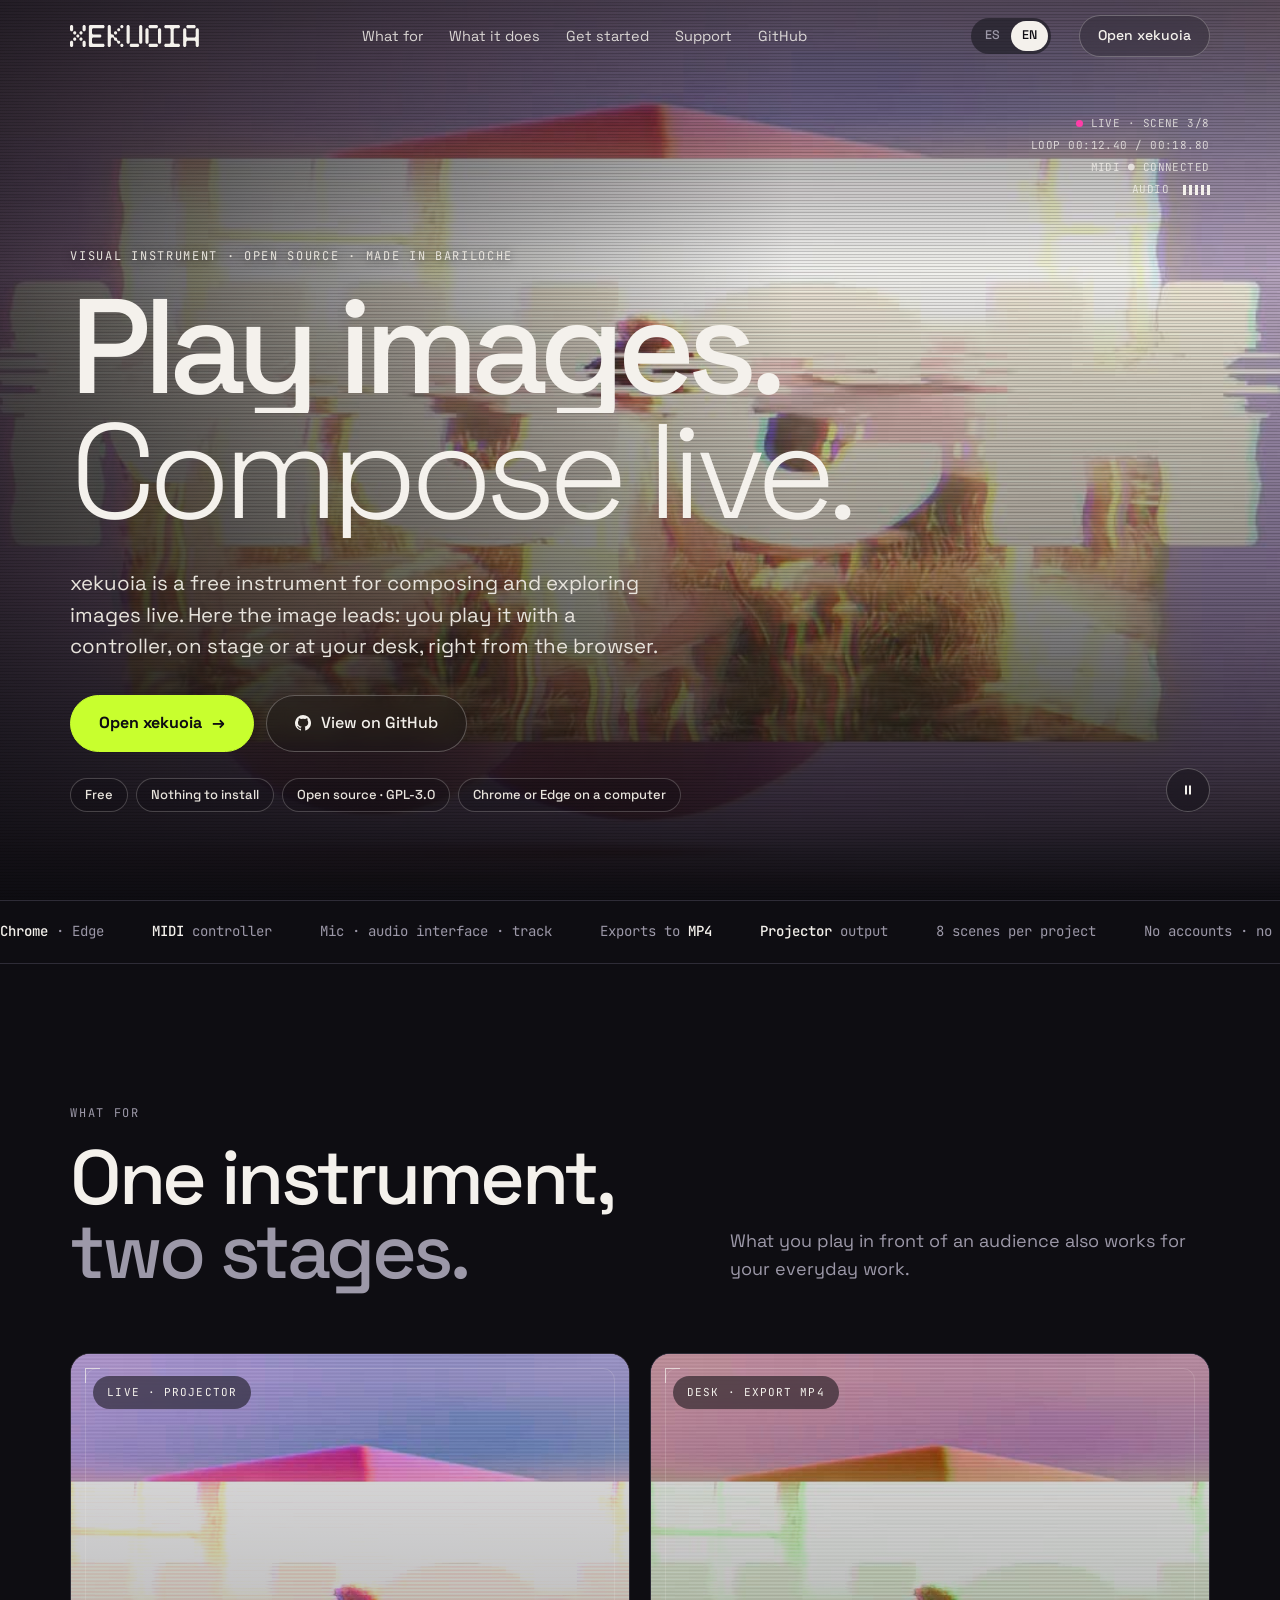
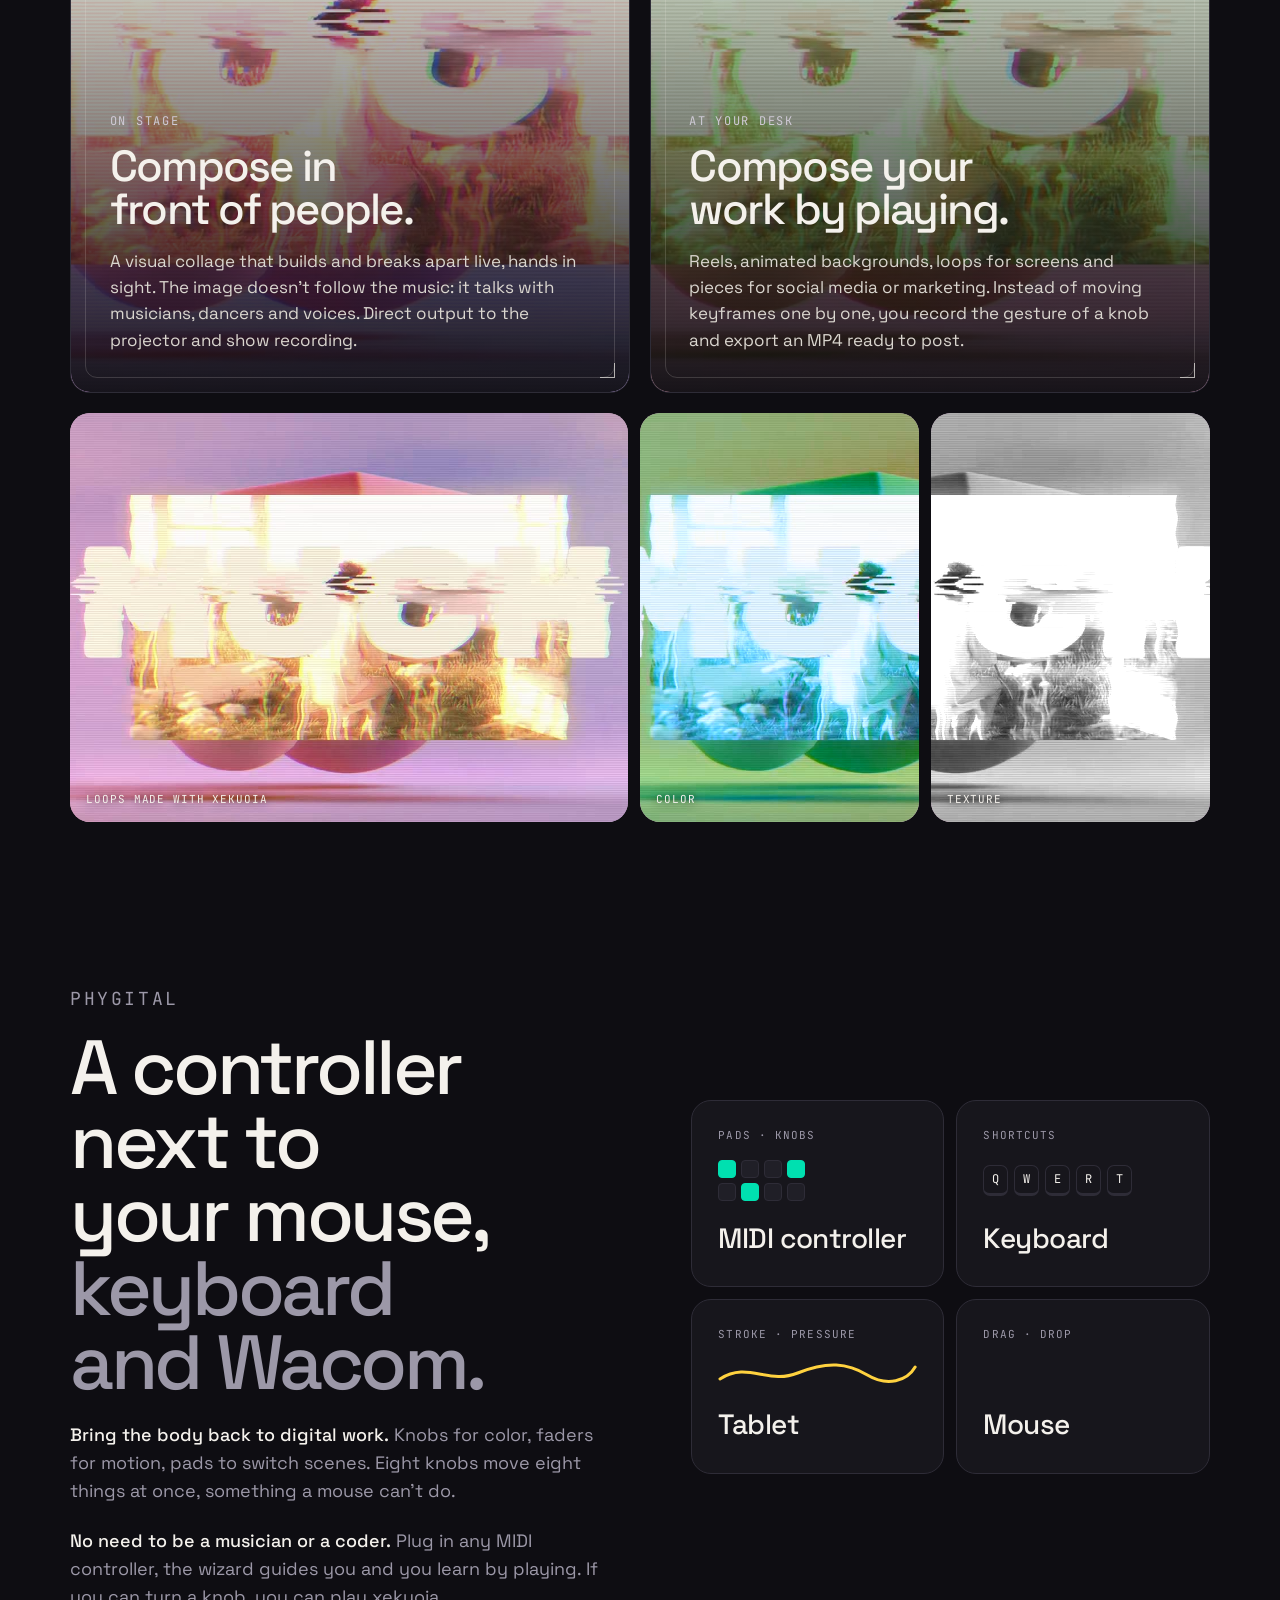
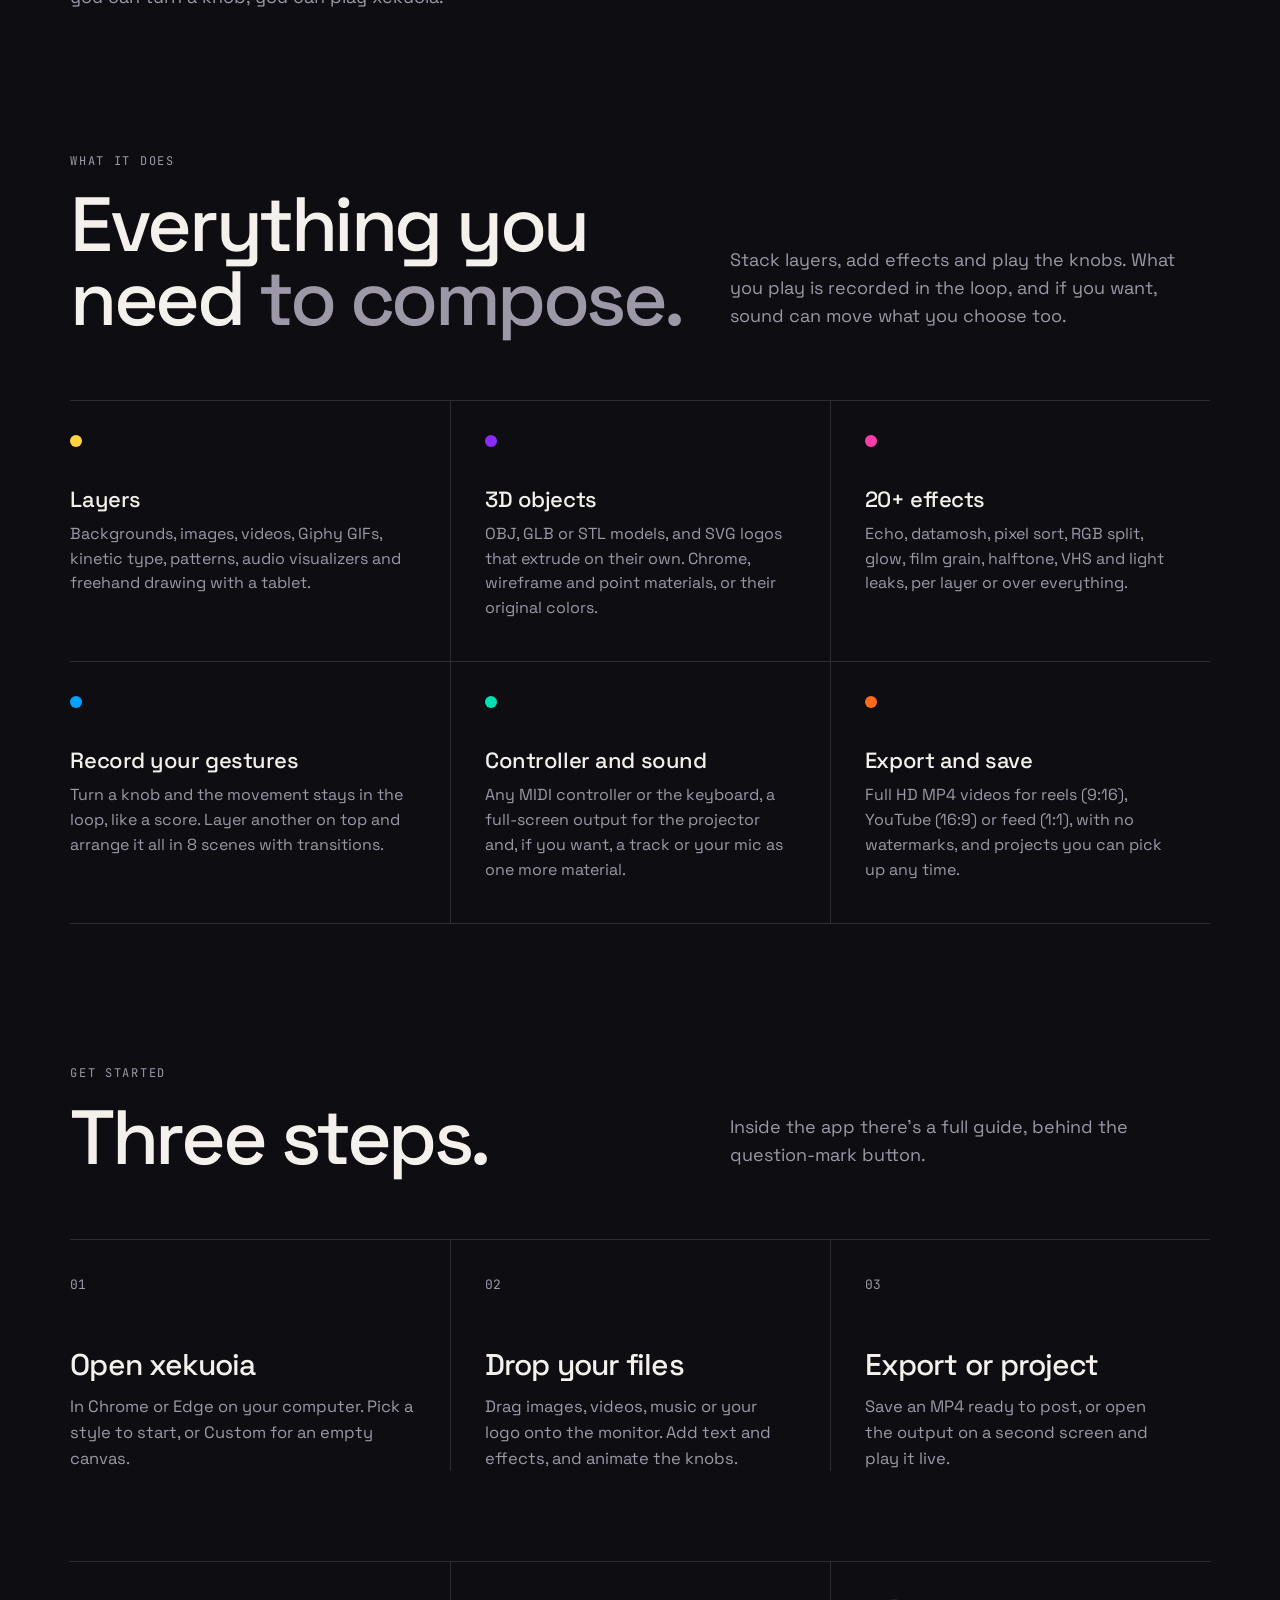
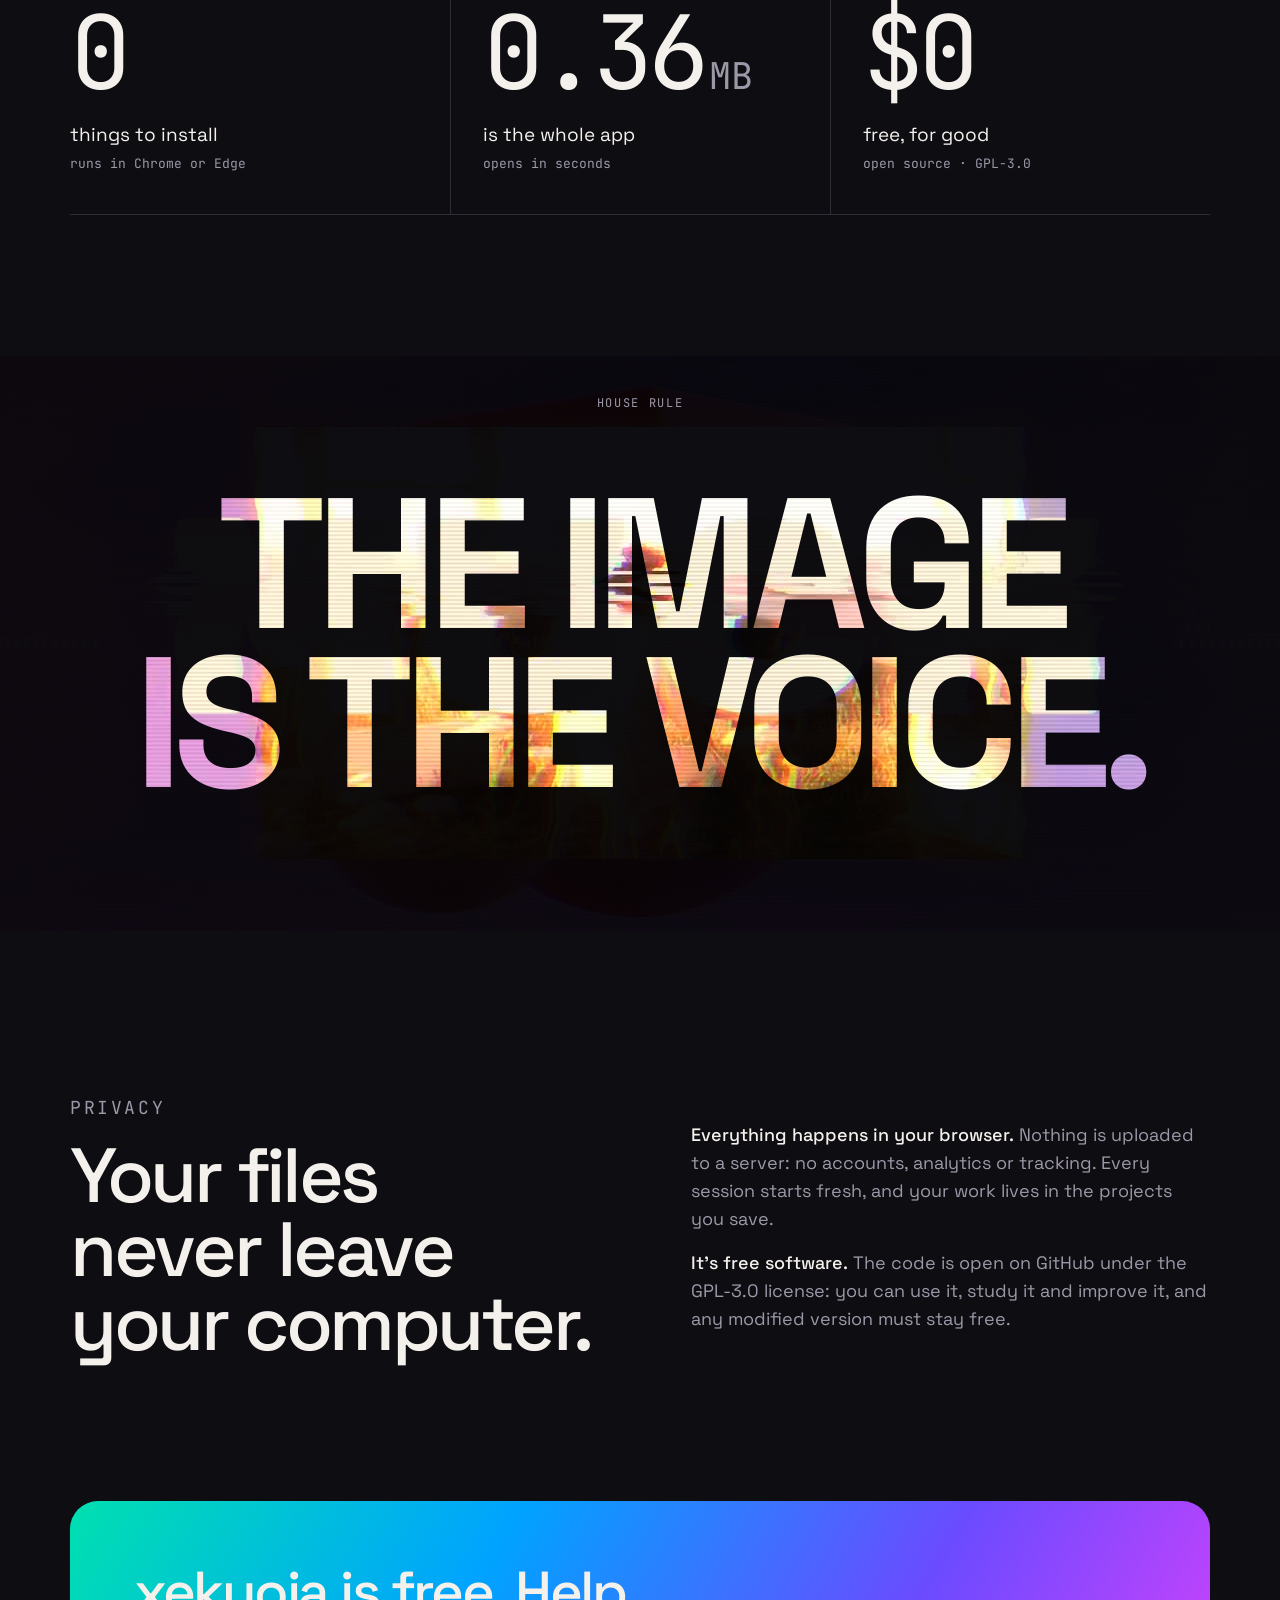
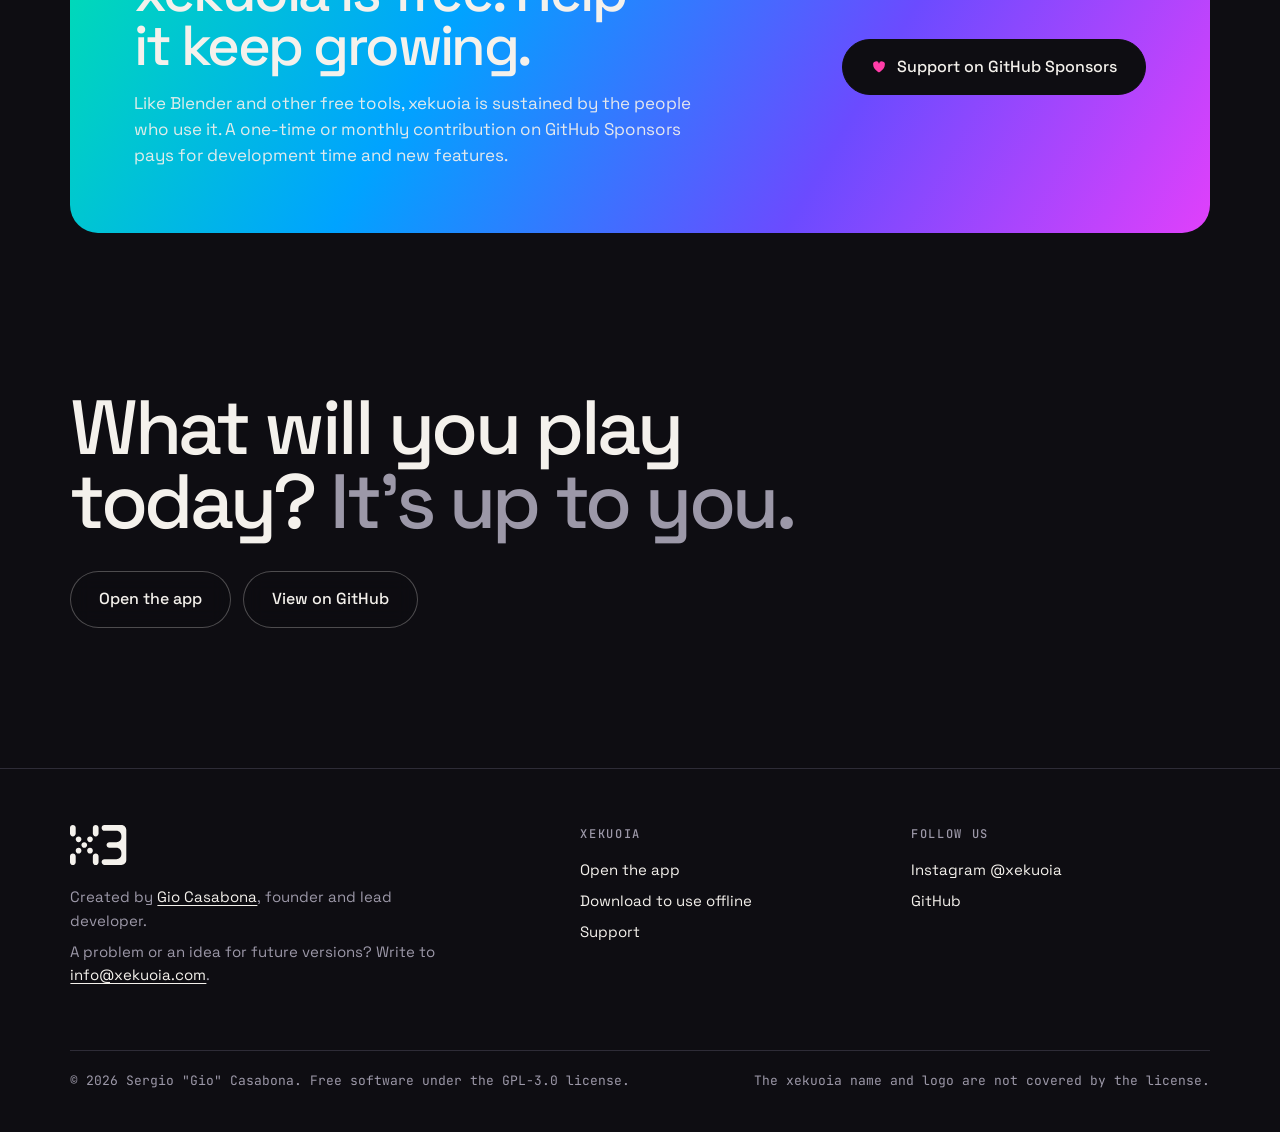
<file: index.html>
<!DOCTYPE html>
<html lang="es">
<head>
<meta charset="utf-8">
<meta name="viewport" content="width=device-width,initial-scale=1">
<title>xekuoia: tocá imágenes, componé en vivo</title>
<meta name="description" content="Un instrumento libre para componer y explorar imágenes en vivo: shows, reels y fondos animados, tocados con un controlador desde el navegador. Gratis, open source y hecho en Bariloche.">
<meta property="og:title" content="xekuoia">
<meta property="og:description" content="Tocá imágenes. Componé en vivo. Un instrumento libre para componer imágenes en el escenario o en tu escritorio.">
<meta property="og:image" content="https://xekuoia.com/assets/og.jpg">
<meta property="og:url" content="https://xekuoia.com/">
<meta name="twitter:card" content="summary_large_image">
<meta name="theme-color" content="#0E0D12">
<link rel="icon" href="data:image/svg+xml,%3Csvg%20xmlns%3D%22http%3A//www.w3.org/2000/svg%22%20viewBox%3D%220%200%20132%20132%22%3E%3Crect%20width%3D%22132%22%20height%3D%22132%22%20rx%3D%2230%22%20fill%3D%22%230E0D12%22/%3E%3Cg%20fill%3D%22%23F4F1EC%22%20transform%3D%22translate%2820.00%2033.32%29%20scale%280.49797%29%20translate%28-57.625%20-84.375%29%22%3E%3Cpath%20d%3D%22M142%20215.625C136.822%20215.625%20132.625%20211.428%20132.625%20206.25V196.875V187.5C132.625%20182.322%20136.822%20178.125%20142%20178.125C147.178%20178.125%20151.375%20182.322%20151.375%20187.5V196.875V206.25C151.375%20211.428%20147.178%20215.625%20142%20215.625ZM67%20215.625C61.8223%20215.625%2057.625%20211.428%2057.625%20206.25V196.875V187.5C57.625%20182.322%2061.8223%20178.125%2067%20178.125C72.1777%20178.125%2076.375%20182.322%2076.375%20187.5V196.875V206.25C76.375%20211.428%2072.1777%20215.625%2067%20215.625ZM132.625%20168.75C132.625%20173.928%20128.428%20178.125%20123.25%20178.125C118.072%20178.125%20113.875%20173.928%20113.875%20168.75C113.875%20163.572%20118.072%20159.375%20123.25%20159.375C128.428%20159.375%20132.625%20163.572%20132.625%20168.75ZM85.75%20178.125C80.5723%20178.125%2076.375%20173.928%2076.375%20168.75C76.375%20163.572%2080.5723%20159.375%2085.75%20159.375C90.9277%20159.375%2095.125%20163.572%2095.125%20168.75C95.125%20173.928%2090.9277%20178.125%2085.75%20178.125ZM104.5%20159.375C99.3223%20159.375%2095.125%20155.178%2095.125%20150C95.125%20144.822%2099.3223%20140.625%20104.5%20140.625C109.678%20140.625%20113.875%20144.822%20113.875%20150C113.875%20155.178%20109.678%20159.375%20104.5%20159.375ZM123.25%20140.625C118.072%20140.625%20113.875%20136.428%20113.875%20131.25C113.875%20126.072%20118.072%20121.875%20123.25%20121.875C128.428%20121.875%20132.625%20126.072%20132.625%20131.25C132.625%20136.428%20128.428%20140.625%20123.25%20140.625ZM95.125%20131.25C95.125%20136.428%2090.9277%20140.625%2085.75%20140.625C80.5723%20140.625%2076.375%20136.428%2076.375%20131.25C76.375%20126.072%2080.5723%20121.875%2085.75%20121.875C90.9277%20121.875%2095.125%20126.072%2095.125%20131.25ZM142%20121.875C136.822%20121.875%20132.625%20117.678%20132.625%20112.5V103.125V93.75C132.625%2088.5724%20136.822%2084.375%20142%2084.375C147.178%2084.375%20151.375%2088.5724%20151.375%2093.75V103.125V112.5C151.375%20117.678%20147.178%20121.875%20142%20121.875ZM76.375%20112.5C76.375%20117.678%2072.1777%20121.875%2067%20121.875C61.8223%20121.875%2057.625%20117.678%2057.625%20112.5V103.125V93.75C57.625%2088.5724%2061.8223%2084.375%2067%2084.375C72.1777%2084.375%2076.375%2088.5724%2076.375%2093.75V103.125V112.5Z%22/%3E%3Cpath%20d%3D%22M177.575%20196.786L170.732%20196.786C165.564%20196.786%20161.375%20200.975%20161.375%20206.143C161.375%20211.311%20165.564%20215.5%20170.732%20215.5L177.575%20215.5L193.775%20215.5L209.975%20215.5L226.175%20215.5C235.122%20215.5%20242.375%20208.247%20242.375%20199.3L242.375%20196.786L242.375%20178.072L242.375%20159.357L242.375%20140.643L242.375%20121.929L242.375%20103.214L242.375%20100.7C242.375%2091.7531%20235.122%2084.5002%20226.175%2084.5002L209.975%2084.5001L193.775%2084.5001L177.575%2084.5001L170.732%2084.5001C165.564%2084.5001%20161.375%2088.6895%20161.375%2093.8573C161.375%2099.0251%20165.564%20103.214%20170.732%20103.214L177.575%20103.214L193.775%20103.214L209.975%20103.214C218.922%20103.214%20226.175%20110.467%20226.175%20119.414L226.175%20121.929L226.175%20124.443C226.175%20133.39%20218.922%20140.643%20209.975%20140.643L193.775%20140.643L186.932%20140.643C181.764%20140.643%20177.575%20144.832%20177.575%20150C177.575%20155.168%20181.764%20159.357%20186.932%20159.357L193.775%20159.357L209.975%20159.357C218.922%20159.357%20226.175%20166.61%20226.175%20175.557L226.175%20178.072L226.175%20180.586C226.175%20189.533%20218.922%20196.786%20209.975%20196.786L193.775%20196.786L177.575%20196.786Z%22/%3E%3C/g%3E%3C/svg%3E">
<link rel="preconnect" href="https://fonts.googleapis.com"><link rel="preconnect" href="https://fonts.gstatic.com" crossorigin>
<link href="https://fonts.googleapis.com/css2?family=Space+Grotesk:wght@300;400;500;700&family=JetBrains+Mono:wght@400;500&display=swap" rel="stylesheet">
<link rel="preload" as="image" href="assets/reel-poster.jpg">
<style>
/* xekuoia brand kit v1.0: Ink, Paper, Volt once per piece, Spectral and Aurora live in backgrounds, the logo is always one flat colour.
   Layout: full-bleed reel bands alternating with quiet ink sections; one knockout-type moment near the end. */
:root{--ink:#0E0D12;--paper:#F4F1EC;--volt:#C8FF2E;--surface:#17161C;--surface-2:#201F27;--line:#2E2C37;--muted:#9C98A8;
  --g2:linear-gradient(120deg,#00E0B0 0%,#00A3FF 34%,#6B4BFF 68%,#E040FB 100%);
  --r:20px;--wrap:1440px;--pad:clamp(16px,5.5vw,80px);--f:'Space Grotesk',system-ui,sans-serif;--m:'JetBrains Mono',ui-monospace,monospace;color-scheme:dark}
*{box-sizing:border-box;margin:0}
html{scroll-behavior:smooth;scroll-padding-top:80px}@media (prefers-reduced-motion:reduce){html{scroll-behavior:auto}}
body{background:var(--ink);color:var(--paper);font:400 17px/1.55 var(--f);-webkit-font-smoothing:antialiased;overflow-x:hidden}
a{color:inherit;text-decoration:none}svg{display:block}button{font:inherit;color:inherit;cursor:pointer}
:focus-visible{outline:2px solid var(--paper);outline-offset:3px;border-radius:8px}
.wrap{max-width:var(--wrap);margin:0 auto;padding-left:max(var(--pad),env(safe-area-inset-left,0px));padding-right:max(var(--pad),env(safe-area-inset-right,0px))}
.skip{position:absolute;left:-999px}.skip:focus{left:16px;top:16px;z-index:99;background:var(--paper);color:var(--ink);padding:8px 14px;border-radius:999px}
.eyebrow{font-family:var(--m);font-size:12px;letter-spacing:.14em;text-transform:uppercase;color:var(--muted)}
h1,h2,h3{font-weight:500;text-wrap:balance}
h2{font-size:clamp(40px,6vw,88px);line-height:.96;letter-spacing:-.045em;margin-top:18px}
h3{font-size:22px;letter-spacing:-.02em;line-height:1.15}
.dim{color:var(--muted)}
.lede{color:var(--muted);font-size:18px;max-width:40ch}
.btn{display:inline-flex;align-items:center;gap:10px;border-radius:999px;padding:15px 28px;font-weight:500;font-size:16px;border:1px solid rgba(244,241,236,.28);background:rgba(14,13,18,.25);backdrop-filter:blur(10px);-webkit-backdrop-filter:blur(10px);transition:background-color .25s,border-color .25s,color .25s}
.btn:hover{background:rgba(244,241,236,.1);border-color:rgba(244,241,236,.6)}
.btn svg{width:16px;height:16px}
.btn.accent{background:var(--volt);color:var(--ink);border-color:var(--volt);font-weight:700}.btn.accent:hover{background:var(--paper);border-color:var(--paper)}
.btn.sm{padding:9px 18px;font-size:14px}
.pill{display:inline-flex;align-items:center;border:1px solid var(--line);border-radius:999px;padding:6px 14px;font-size:13px;font-weight:500;white-space:nowrap}
.vid{position:absolute;inset:0;width:100%;height:100%;object-fit:cover;display:block}

/* nav: transparent over the reel, solid once you scroll */
nav.top{position:fixed;top:0;left:0;right:0;z-index:50;transition:background-color .3s,border-color .3s;border-bottom:1px solid transparent}
nav.top.solid{background:color-mix(in srgb,var(--ink) 84%,transparent);backdrop-filter:blur(14px);-webkit-backdrop-filter:blur(14px);border-color:var(--line)}
nav.top .wrap{display:flex;align-items:center;gap:28px;height:72px}
nav.top .nl{height:22px;width:auto;flex:none}
nav.top ul{display:flex;gap:26px;list-style:none;padding:0;flex:1;justify-content:center;font-size:14.5px}
nav.top ul a{opacity:.85}nav.top ul a:hover{opacity:1;text-decoration:underline;text-underline-offset:4px}
.lang{display:inline-flex;background:rgba(32,31,39,.7);border-radius:999px;padding:3px}
.lang button{border:0;background:none;padding:5px 11px;border-radius:999px;font-size:12.5px;font-weight:500;color:var(--muted)}
.lang button[aria-pressed=true]{background:var(--paper);color:var(--ink)}

/* hero */
.hero{position:relative;min-height:min(940px,100svh);display:flex;align-items:flex-end;overflow:hidden;isolation:isolate;background:#1a1420 url(assets/reel-poster.jpg) center/cover}
.hero .vid{z-index:-2;transform:scale(1.08);animation:drift 22s ease-in-out infinite alternate}
.hero:before{content:"";position:absolute;inset:0;z-index:-1;background:linear-gradient(180deg,rgba(14,13,18,.6) 0,rgba(14,13,18,.05) 30%,rgba(14,13,18,.4) 62%,var(--ink) 100%),linear-gradient(90deg,rgba(14,13,18,.72) 0,rgba(14,13,18,0) 62%)}
.hero:after{content:"";position:absolute;inset:0;z-index:-1;background:repeating-linear-gradient(0deg,rgba(0,0,0,.16) 0 1px,transparent 1px 3px);pointer-events:none}
@keyframes drift{to{transform:scale(1.16) translate(-1.5%,1%)}}
.hud{position:absolute;right:max(var(--pad),env(safe-area-inset-right,0px));top:112px;font-family:var(--m);font-size:11px;line-height:2;text-align:right;color:rgba(244,241,236,.78);letter-spacing:.04em}
.hud .rec:before{content:"";display:inline-block;width:7px;height:7px;border-radius:50%;background:#FF3DA8;margin-right:8px;animation:blink 1.2s steps(2) infinite}
@keyframes blink{50%{opacity:0}}
.meter{display:inline-flex;gap:3px;vertical-align:middle;margin-left:6px}
.meter i{width:3px;height:10px;background:var(--paper);transform-origin:bottom;animation:lv .5s ease-in-out infinite alternate}
.meter i:nth-child(2){animation-delay:-.2s}.meter i:nth-child(3){animation-delay:-.35s}.meter i:nth-child(4){animation-delay:-.1s}.meter i:nth-child(5){animation-delay:-.4s}
@keyframes lv{from{transform:scaleY(.25)}to{transform:scaleY(1)}}
.hero .in{width:100%;padding-top:170px;padding-bottom:clamp(48px,7vw,88px)}
.hero h1{font-size:clamp(54px,10.5vw,164px);line-height:.88;letter-spacing:-.06em;margin:22px 0 30px}
.hero h1 .l{display:block;overflow:hidden;padding-bottom:.05em}
.hero h1 .l span{display:inline-block;animation:rise 1.1s cubic-bezier(.2,.8,.2,1) both}
.hero h1 .l+.l span{animation-delay:.12s;font-weight:300}
@keyframes rise{from{transform:translateY(40%);opacity:.0001}to{transform:none;opacity:1}}
.hero .eyebrow{color:#E7E3DC;text-shadow:0 1px 10px rgba(14,13,18,.6)}
.hero .lede{font-size:clamp(18px,1.6vw,21px);max-width:46ch;color:#E7E3DC}
.ctas{display:flex;flex-wrap:wrap;gap:12px;margin-top:32px}
.pills{display:flex;flex-wrap:wrap;gap:8px;margin-top:26px}
.pills .pill{border-color:rgba(244,241,236,.22);color:#E7E3DC;background:rgba(14,13,18,.3)}
.rbtn{position:absolute;right:max(var(--pad),env(safe-area-inset-right,0px));bottom:clamp(48px,7vw,88px);width:44px;height:44px;border-radius:50%;border:1px solid rgba(244,241,236,.28);background:rgba(14,13,18,.45);backdrop-filter:blur(10px);-webkit-backdrop-filter:blur(10px);display:grid;place-items:center}
.rbtn svg{width:16px;height:16px}.rbtn .ipl{display:none}.rbtn.paused .ip{display:none}.rbtn.paused .ipl{display:block}

/* marquee */
.marq{border-block:1px solid var(--line);overflow:hidden;padding-block:20px;font-family:var(--m);font-size:14px;color:var(--muted);white-space:nowrap}
.marq .t{display:inline-flex;animation:mq 40s linear infinite}
.marq span{padding-right:48px}.marq b{color:var(--paper);font-weight:500}
@keyframes mq{to{transform:translateX(-50%)}}

/* sections */
.sec{padding-top:clamp(88px,11vw,150px)}
.head{display:grid;grid-template-columns:minmax(0,1fr) auto;align-items:end;gap:24px 48px;margin-bottom:clamp(40px,5vw,64px)}
.head .lede{margin-bottom:6px}

/* the two stages */
.two{display:grid;grid-template-columns:repeat(2,minmax(0,1fr));gap:20px}
.scene{position:relative;border-radius:var(--r);overflow:hidden;min-height:640px;display:flex;align-items:flex-end;isolation:isolate;border:1px solid var(--line);background:#1a1420 url(assets/reel-poster.jpg) center/cover}
.scene .vid{z-index:-2;transition:transform 1.2s cubic-bezier(.2,.8,.2,1)}
.scene:hover .vid{transform:scale(1.05)}
.scene:before{content:"";position:absolute;inset:0;z-index:-1;background:linear-gradient(180deg,rgba(14,13,18,.1) 0,rgba(14,13,18,.25) 38%,rgba(14,13,18,.95) 100%)}
.scene.stage .vid{filter:saturate(1.3) hue-rotate(-30deg) contrast(1.1)}
.scene.desk .vid{filter:saturate(1.1) hue-rotate(40deg)}
.scene .tag{position:absolute;top:22px;left:22px;font-family:var(--m);font-size:11px;letter-spacing:.1em;padding:8px 14px;border-radius:999px;background:rgba(14,13,18,.55);backdrop-filter:blur(8px);-webkit-backdrop-filter:blur(8px)}
.scene .tx{padding:clamp(24px,3vw,40px);width:100%}
.scene .eyebrow{color:#CFCAD6}
.scene h3{font-size:clamp(34px,3.4vw,50px);letter-spacing:-.04em;line-height:1;margin:12px 0 16px}
.scene p{color:#DAD6CF;max-width:46ch}
.frame{position:absolute;inset:14px;border:1px solid rgba(244,241,236,.16);border-radius:12px;pointer-events:none}
.frame:before,.frame:after{content:"";position:absolute;width:14px;height:14px;border:solid var(--paper);opacity:.7}
.frame:before{top:-1px;left:-1px;border-width:1px 0 0 1px}.frame:after{bottom:-1px;right:-1px;border-width:0 1px 1px 0}

/* reel strip */
.strip{display:grid;grid-template-columns:2fr 1fr 1fr;gap:12px;height:clamp(260px,32vw,440px);margin-top:20px}
.strip>div{position:relative;overflow:hidden;border-radius:var(--r);background:#1a1420 url(assets/reel-poster.jpg) center/cover}
.strip .cap{position:absolute;left:16px;bottom:14px;font-family:var(--m);font-size:11px;letter-spacing:.08em;text-transform:uppercase;text-shadow:0 1px 8px rgba(0,0,0,.7)}

/* phygital */
.split{display:grid;grid-template-columns:minmax(0,1.05fr) minmax(0,1fr);gap:clamp(32px,6vw,96px);align-items:center}
.split p{color:var(--muted);font-size:18px;margin-top:22px;max-width:46ch}.split strong{color:var(--paper);font-weight:500}
.tools{display:grid;grid-template-columns:repeat(2,minmax(0,1fr));gap:12px}
.tool{background:var(--surface);border:1px solid var(--line);border-radius:var(--r);padding:26px;min-height:172px;display:flex;flex-direction:column;justify-content:space-between;gap:16px;transition:background-color .3s,border-color .3s}
.tool:hover{background:var(--surface-2);border-color:#45424f}
.tool .k{font-family:var(--m);font-size:11px;letter-spacing:.1em;color:var(--muted);text-transform:uppercase}
.tool b{font-size:28px;font-weight:500;letter-spacing:-.02em}
.keys{display:flex;gap:6px}.keys kbd{font-family:var(--m);font-size:12px;border:1px solid var(--line);border-bottom-width:3px;border-radius:7px;padding:4px 8px}
.pads{display:grid;grid-template-columns:repeat(4,18px);gap:5px}.pads i{height:18px;border-radius:4px;background:var(--surface-2);border:1px solid var(--line)}
.pads i.on{background:#00E0B0;border-color:#00E0B0;animation:pad 2.4s steps(1) infinite}
@keyframes pad{50%{background:var(--surface-2);border-color:var(--line)}}
.stroke{width:100%;height:28px;color:#FFD23F}

/* features */
.grid3{display:grid;grid-template-columns:repeat(3,minmax(0,1fr));border-top:1px solid var(--line)}
.feat{padding:34px 34px 40px 0;border-bottom:1px solid var(--line)}
.feat:not(:nth-child(3n+1)){padding-left:34px;border-left:1px solid var(--line)}
.feat i{display:block;width:12px;height:12px;border-radius:50%;background:var(--c);margin-bottom:40px}
.feat p{color:var(--muted);font-size:16px;margin-top:10px;max-width:36ch}

/* steps + numbers */
.steps{display:grid;grid-template-columns:repeat(3,minmax(0,1fr));border-top:1px solid var(--line);list-style:none;padding:0}
.step{padding:30px 34px 0 0}
.step+.step{padding-left:34px;border-left:1px solid var(--line)}
.step .n{font-family:var(--m);font-size:13px;color:var(--muted)}
.step h3{font-size:30px;letter-spacing:-.03em;margin:52px 0 12px}
.step p{color:var(--muted);font-size:16.5px;max-width:32ch}
.stats{display:grid;grid-template-columns:repeat(3,minmax(0,1fr));margin-top:clamp(56px,7vw,96px);border-block:1px solid var(--line)}
.stat{padding:40px 32px 40px 0}
.stat+.stat{padding-left:32px;border-left:1px solid var(--line)}
.stat .big{font-family:var(--m);font-size:clamp(64px,8vw,120px);letter-spacing:-.06em;line-height:1;font-variant-numeric:tabular-nums}
.stat .big small{font-size:.36em;letter-spacing:0;color:var(--muted);margin-left:6px}
.stat .lb{margin-top:16px;font-size:19px}.stat .sm{margin-top:4px;color:var(--muted);font-size:13px;font-family:var(--m)}

/* knockout: the reel shows through the letters */
.ko{position:relative;overflow:hidden;isolation:isolate;margin-top:clamp(88px,11vw,150px);background:#1a1420 url(assets/reel-poster.jpg) center/cover}
.ko .vid{z-index:0;filter:saturate(1.4)}
.ko .mask{position:relative;z-index:1;background:var(--ink);mix-blend-mode:multiply;padding-block:clamp(80px,10vw,150px);text-align:center}
.ko .big{font-weight:700;color:#fff;text-transform:uppercase;letter-spacing:-.055em;line-height:.86;font-size:clamp(60px,14.5vw,232px)}
.ko .eyebrow{position:absolute;z-index:2;top:clamp(28px,3vw,44px);left:0;right:0;text-align:center}

/* privacy + support */
.privacy p{color:var(--muted);font-size:18px;max-width:46ch}.privacy p+p{margin-top:16px}.privacy strong{color:var(--paper);font-weight:500}
.support{border-radius:28px;background:var(--g2);padding:clamp(32px,5vw,64px);display:grid;grid-template-columns:minmax(0,1.5fr) auto;gap:40px;align-items:center}
.support h2{font-size:clamp(34px,4.4vw,60px);max-width:16ch;margin-top:0}.support p{max-width:52ch;opacity:.92;margin-top:16px}
.support .btn{background:var(--ink);color:var(--paper);border-color:var(--ink);backdrop-filter:none}.support .btn svg{color:#FF3DA8}

/* closing + footer */
.close{display:flex;flex-wrap:wrap;justify-content:space-between;align-items:flex-end;gap:32px}
.close .ctas{margin-top:0}
footer{margin-top:clamp(88px,11vw,150px);padding-bottom:40px;border-top:1px solid var(--line);padding-top:56px}
.fcols{display:grid;grid-template-columns:1.6fr 1fr 1fr;gap:32px;font-size:15px}
.fcols .fmono{height:40px;width:auto;margin-bottom:20px}
.fcols p{color:var(--muted);margin-bottom:8px;max-width:40ch}.fcols p a{color:var(--paper);text-decoration:underline;text-underline-offset:3px}
.fcols h4{font-family:var(--m);font-size:12px;font-weight:500;letter-spacing:.14em;text-transform:uppercase;color:var(--muted);margin-bottom:14px}
.fcols ul{list-style:none;padding:0;display:flex;flex-direction:column;gap:8px}.fcols ul a:hover{text-decoration:underline;text-underline-offset:3px}
.fbase{display:flex;justify-content:space-between;gap:12px;margin-top:56px;padding-top:20px;border-top:1px solid var(--line);font-size:13px;color:var(--muted);flex-wrap:wrap;font-family:var(--m)}

@media (max-width:960px){
  nav.top ul,.hud{display:none}
  nav.top .wrap{justify-content:space-between}
  .head,.split,.support,.fcols,.two{grid-template-columns:1fr}
  .grid3{grid-template-columns:repeat(2,minmax(0,1fr))}
  .feat:not(:nth-child(3n+1)){padding-left:0;border-left:0}
  .feat:nth-child(2n){padding-left:28px;border-left:1px solid var(--line)}
  .steps,.stats{grid-template-columns:1fr}
  .step+.step,.stat+.stat{padding-left:0;border-left:0;border-top:1px solid var(--line)}
  .step{padding-bottom:28px}.step h3{margin-top:22px}
  .scene{min-height:540px}
  .strip{grid-template-columns:1fr 1fr;height:auto}.strip>div{aspect-ratio:4/5}.strip>div:first-child{grid-column:1/-1;aspect-ratio:16/10}
}
@media (max-width:600px){
  nav.top .btn{display:none}
  .grid3{grid-template-columns:1fr}
  .feat:nth-child(2n){padding-left:0;border-left:0}
  .feat i{margin-bottom:22px}
  .rbtn{bottom:auto;top:88px}
}
@media (prefers-reduced-motion:reduce){*,*:before,*:after{animation:none!important;transition:none!important}}
</style>
</head>
<body>
<a class="skip" href="#main" data-i="skip">Saltar al contenido</a>
<nav class="top" aria-label="Principal"><div class="wrap">
  <a href="#" aria-label="xekuoia, inicio"><svg class="nl" viewBox="0 0 768.75 131.25" fill="currentColor" role="img" aria-label="xekuoia" xmlns="http://www.w3.org/2000/svg"><path d="M759 131.25C754.029 131.25 750 127.221 750 122.25V112.5V102.75C750 97.7794 745.971 93.75 741 93.75H731.25H712.5H702.75C697.779 93.75 693.75 97.7794 693.75 102.75V112.5V122.25C693.75 127.221 689.721 131.25 684.75 131.25H684C679.029 131.25 675 127.221 675 122.25V112.5V93.75V75V56.25V37.5V27.75C675 22.7794 679.029 18.75 684 18.75H684.75C689.721 18.75 693.75 22.7794 693.75 27.75V37.5V56.25V66C693.75 70.9706 697.779 75 702.75 75H712.5H731.25H741C745.971 75 750 70.9706 750 66V56.25V37.5V27.75C750 22.7794 754.029 18.75 759 18.75H759.75C764.721 18.75 768.75 22.7794 768.75 27.75V37.5V56.25V75V93.75V112.5V122.25C768.75 127.221 764.721 131.25 759.75 131.25H759ZM750 9.75C750 14.7206 745.971 18.75 741 18.75H731.25H712.5H702.75C697.779 18.75 693.75 14.7206 693.75 9.75V9C693.75 4.02944 697.779 0 702.75 0H712.5H731.25H741C745.971 0 750 4.02944 750 9V9.75Z"/><path d="M637.5 112.5H647.25C652.221 112.5 656.25 116.529 656.25 121.5V122.25C656.25 127.221 652.221 131.25 647.25 131.25H637.5H618.75H600H581.25H571.5C566.529 131.25 562.5 127.221 562.5 122.25V121.5C562.5 116.529 566.529 112.5 571.5 112.5H581.25H591C595.971 112.5 600 108.471 600 103.5V93.75V75V56.25V37.5V27.75C600 22.7794 595.971 18.75 591 18.75H581.25H571.5C566.529 18.75 562.5 14.7206 562.5 9.75V9C562.5 4.02944 566.529 0 571.5 0H581.25H600H618.75H637.5H647.25C652.221 0 656.25 4.02944 656.25 9V9.75C656.25 14.7206 652.221 18.75 647.25 18.75H637.5H627.75C622.779 18.75 618.75 22.7794 618.75 27.75V37.5V56.25V75V93.75V103.5C618.75 108.471 622.779 112.5 627.75 112.5H637.5Z"/><path d="M506.25 112.5H516C520.971 112.5 525 116.529 525 121.5V122.25C525 127.221 520.971 131.25 516 131.25H506.25H487.5H477.75C472.779 131.25 468.75 127.221 468.75 122.25V121.5C468.75 116.529 472.779 112.5 477.75 112.5H487.5H506.25ZM534 112.5C529.029 112.5 525 108.471 525 103.5V93.75V75V56.25V37.5V27.75C525 22.7794 529.029 18.75 534 18.75H534.75C539.721 18.75 543.75 22.7794 543.75 27.75V37.5V56.25V75V93.75V103.5C543.75 108.471 539.721 112.5 534.75 112.5H534ZM468.75 103.5C468.75 108.471 464.721 112.5 459.75 112.5H459C454.029 112.5 450 108.471 450 103.5V93.75V75V56.25V37.5V27.75C450 22.7794 454.029 18.75 459 18.75H459.75C464.721 18.75 468.75 22.7794 468.75 27.75V37.5V56.25V75V93.75V103.5ZM525 9.75C525 14.7206 520.971 18.75 516 18.75H506.25H487.5H477.75C472.779 18.75 468.75 14.7206 468.75 9.75V9C468.75 4.02944 472.779 0 477.75 0H487.5H506.25H516C520.971 0 525 4.02944 525 9V9.75Z"/><path d="M393.75 112.5H403.5C408.471 112.5 412.5 116.529 412.5 121.5V122.25C412.5 127.221 408.471 131.25 403.5 131.25H393.75H375H365.25C360.279 131.25 356.25 127.221 356.25 122.25V121.5C356.25 116.529 360.279 112.5 365.25 112.5H375H393.75ZM421.5 112.5C416.529 112.5 412.5 108.471 412.5 103.5V93.75V75V56.25V37.5V18.75V9C412.5 4.02944 416.529 0 421.5 0H422.25C427.221 0 431.25 4.02944 431.25 9V18.75V37.5V56.25V75V93.75V103.5C431.25 108.471 427.221 112.5 422.25 112.5H421.5ZM356.25 103.5C356.25 108.471 352.221 112.5 347.25 112.5H346.5C341.529 112.5 337.5 108.471 337.5 103.5V93.75V75V56.25V37.5V18.75V9C337.5 4.02944 341.529 0 346.5 0H347.25C352.221 0 356.25 4.02944 356.25 9V18.75V37.5V56.25V75V93.75V103.5Z"/><path d="M309 131.25C304.029 131.25 300 127.221 300 122.25V121.5C300 116.529 304.029 112.5 309 112.5H309.75C314.721 112.5 318.75 116.529 318.75 121.5V122.25C318.75 127.221 314.721 131.25 309.75 131.25H309ZM234 131.25C229.029 131.25 225 127.221 225 122.25V112.5V93.75V75V56.25V37.5V18.75V9C225 4.02944 229.029 0 234 0H234.75C239.721 0 243.75 4.02944 243.75 9V18.75V37.5V47.25C243.75 52.2206 247.779 56.25 252.75 56.25H253.5C258.471 56.25 262.5 60.2794 262.5 65.25V66C262.5 70.9706 266.529 75 271.5 75H272.25C277.221 75 281.25 79.0294 281.25 84V84.75C281.25 89.7206 285.279 93.75 290.25 93.75H291C295.971 93.75 300 97.7794 300 102.75V103.5C300 108.471 295.971 112.5 291 112.5H290.25C285.279 112.5 281.25 108.471 281.25 103.5V102.75C281.25 97.7794 277.221 93.75 272.25 93.75H271.5C266.529 93.75 262.5 89.7206 262.5 84.75V84C262.5 79.0294 258.471 75 253.5 75H252.75C247.779 75 243.75 79.0294 243.75 84V93.75V112.5V122.25C243.75 127.221 239.721 131.25 234.75 131.25H234ZM271.5 56.25C266.529 56.25 262.5 52.2206 262.5 47.25V46.5C262.5 41.5294 266.529 37.5 271.5 37.5H272.25C277.221 37.5 281.25 41.5294 281.25 46.5V47.25C281.25 52.2206 277.221 56.25 272.25 56.25H271.5ZM290.25 37.5C285.279 37.5 281.25 33.4706 281.25 28.5V27.75C281.25 22.7794 285.279 18.75 290.25 18.75H291C295.971 18.75 300 22.7794 300 27.75V28.5C300 33.4706 295.971 37.5 291 37.5H290.25ZM309 18.75C304.029 18.75 300 14.7206 300 9.75V9C300 4.02944 304.029 0 309 0H309.75C314.721 0 318.75 4.02944 318.75 9V9.75C318.75 14.7206 314.721 18.75 309.75 18.75H309Z"/><path d="M187.5 112.5H197.25C202.221 112.5 206.25 116.529 206.25 121.5V122.25C206.25 127.221 202.221 131.25 197.25 131.25H187.5H168.75H150H131.25H121.5C116.529 131.25 112.5 127.221 112.5 122.25V112.5V93.75V75V56.25V37.5V18.75V9C112.5 4.02944 116.529 0 121.5 0H131.25H150H168.75H187.5H197.25C202.221 0 206.25 4.02944 206.25 9V9.75C206.25 14.7206 202.221 18.75 197.25 18.75H187.5H168.75H150H140.25C135.279 18.75 131.25 22.7794 131.25 27.75V37.5V47.25C131.25 52.2206 135.279 56.25 140.25 56.25H150H168.75H178.5C183.471 56.25 187.5 60.2794 187.5 65.25V66C187.5 70.9706 183.471 75 178.5 75H168.75H150H140.25C135.279 75 131.25 79.0294 131.25 84V93.75V103.5C131.25 108.471 135.279 112.5 140.25 112.5H150H168.75H187.5Z"/><path d="M84 131.25C79.0294 131.25 75 127.221 75 122.25V112.5V102.75C75 97.7794 79.0294 93.75 84 93.75H84.75C89.7206 93.75 93.75 97.7794 93.75 102.75V112.5V122.25C93.75 127.221 89.7206 131.25 84.75 131.25H84ZM9 131.25C4.02944 131.25 0 127.221 0 122.25V112.5V102.75C0 97.7794 4.02944 93.75 9 93.75H9.75C14.7206 93.75 18.75 97.7794 18.75 102.75V112.5V122.25C18.75 127.221 14.7206 131.25 9.75 131.25H9ZM75 84.75C75 89.7206 70.9706 93.75 66 93.75H65.25C60.2794 93.75 56.25 89.7206 56.25 84.75V84C56.25 79.0294 60.2794 75 65.25 75H66C70.9706 75 75 79.0294 75 84V84.75ZM27.75 93.75C22.7794 93.75 18.75 89.7206 18.75 84.75V84C18.75 79.0294 22.7794 75 27.75 75H28.5C33.4706 75 37.5 79.0294 37.5 84V84.75C37.5 89.7206 33.4706 93.75 28.5 93.75H27.75ZM46.5 75C41.5294 75 37.5 70.9706 37.5 66V65.25C37.5 60.2794 41.5294 56.25 46.5 56.25H47.25C52.2206 56.25 56.25 60.2794 56.25 65.25V66C56.25 70.9706 52.2206 75 47.25 75H46.5ZM65.25 56.25C60.2794 56.25 56.25 52.2206 56.25 47.25V46.5C56.25 41.5294 60.2794 37.5 65.25 37.5H66C70.9706 37.5 75 41.5294 75 46.5V47.25C75 52.2206 70.9706 56.25 66 56.25H65.25ZM37.5 47.25C37.5 52.2206 33.4706 56.25 28.5 56.25H27.75C22.7794 56.25 18.75 52.2206 18.75 47.25V46.5C18.75 41.5294 22.7794 37.5 27.75 37.5H28.5C33.4706 37.5 37.5 41.5294 37.5 46.5V47.25ZM84 37.5C79.0294 37.5 75 33.4706 75 28.5V18.75V9C75 4.02944 79.0294 0 84 0H84.75C89.7206 0 93.75 4.02944 93.75 9V18.75V28.5C93.75 33.4706 89.7206 37.5 84.75 37.5H84ZM18.75 28.5C18.75 33.4706 14.7206 37.5 9.75 37.5H9C4.02944 37.5 0 33.4706 0 28.5V18.75V9C0 4.02944 4.02944 0 9 0H9.75C14.7206 0 18.75 4.02944 18.75 9V18.75V28.5Z"/></svg></a>
  <ul><li><a href="#para-que" data-i="nav0">Para qué</a></li><li><a href="#que-hace" data-i="nav1">Qué hace</a></li><li><a href="#empezar" data-i="nav2">Cómo empezar</a></li><li><a href="#apoyar" data-i="nav3">Apoyar</a></li><li><a href="https://github.com/xekuoia/xekuoia" target="_blank" rel="noopener noreferrer">GitHub</a></li></ul>
  <div class="lang" role="group" aria-label="Idioma / Language"><button data-lang="es" aria-pressed="true">ES</button><button data-lang="en" aria-pressed="false">EN</button></div>
  <a class="btn sm" href="app/" data-i="open">Abrir xekuoia</a>
</div></nav>

<main id="main">
<section class="hero">
  <video class="vid rv" data-t="0" poster="assets/reel-poster.jpg" muted loop playsinline preload="none" aria-hidden="true"></video>
  <div class="hud" aria-hidden="true"><div class="rec" data-i="hud1">EN VIVO · ESCENA 3/8</div><div>LOOP 00:12.40 / 00:18.80</div><div data-i="hud2">MIDI ● CONECTADO</div><div>AUDIO <span class="meter"><i></i><i></i><i></i><i></i><i></i></span></div></div>
  <div class="in wrap">
    <p class="eyebrow" data-i="eye">Instrumento visual · Open source · Hecho en Bariloche</p>
    <h1><span class="l"><span data-i="h1a">Tocá imágenes.</span></span><span class="l"><span data-i="h1b">Componé en vivo.</span></span></h1>
    <p class="lede" data-i="lede">xekuoia es un instrumento libre para componer y explorar imágenes en vivo. Acá la imagen es la voz principal: la tocás con un controlador, en un escenario o en tu escritorio, directo desde el navegador.</p>
    <div class="ctas"><a class="btn accent" href="app/"><span data-i="open2">Abrir xekuoia</span><span aria-hidden="true">→</span></a><a class="btn" href="https://github.com/xekuoia/xekuoia" target="_blank" rel="noopener noreferrer"><svg viewBox="0 0 16 16" aria-hidden="true"><path fill="currentColor" d="M8 0a8 8 0 0 0-2.5 15.6c.4 0 .5-.2.5-.4v-1.5c-2.2.5-2.7-1-2.7-1-.4-.9-.9-1.2-.9-1.2-.7-.5.1-.5.1-.5.8.1 1.2.8 1.2.8.7 1.3 1.9.9 2.4.7 0-.5.3-.9.5-1.1-1.8-.2-3.6-.9-3.6-4 0-.9.3-1.6.8-2.1-.1-.2-.4-1 .1-2.1 0 0 .7-.2 2.2.8a7.5 7.5 0 0 1 4 0c1.5-1 2.2-.8 2.2-.8.4 1.1.2 1.9.1 2.1.5.6.8 1.3.8 2.1 0 3.1-1.9 3.8-3.6 4 .3.3.6.8.6 1.5v2.2c0 .2.1.5.6.4A8 8 0 0 0 8 0z"/></svg><span data-i="gh">Ver en GitHub</span></a></div>
    <div class="pills"><span class="pill" data-i="p1">Gratis</span><span class="pill" data-i="p2">Sin instalar nada</span><span class="pill">Open source · GPL-3.0</span><span class="pill" data-i="p4">Chrome o Edge en la compu</span></div>
  </div>
  <button class="rbtn" id="reelBtn" type="button" aria-label="Pausar los videos"><svg viewBox="0 0 16 16" aria-hidden="true"><path class="ip" d="M5 3.5h2v9H5zM9 3.5h2v9H9z" fill="currentColor"/><path class="ipl" d="M5 3.2v9.6L12.6 8z" fill="currentColor"/></svg></button>
</section>

<div class="marq" aria-hidden="true"><div class="t">
  <span><b>Chrome</b> · Edge</span><span data-i="mq1">Controlador <b>MIDI</b></span><span data-i="mq2">Micrófono · placa · track</span><span data-i="mq3">Exporta a <b>MP4</b></span><span data-i="mq4">Salida a <b>proyector</b></span><span data-i="mq5">8 escenas por proyecto</span><span data-i="mq6">Sin cuentas · sin servidor</span><span><b>GPL-3.0</b></span><span data-i="mq7">Hecho en Bariloche</span>
  <span><b>Chrome</b> · Edge</span><span data-i="mq1">Controlador <b>MIDI</b></span><span data-i="mq2">Micrófono · placa · track</span><span data-i="mq3">Exporta a <b>MP4</b></span><span data-i="mq4">Salida a <b>proyector</b></span><span data-i="mq5">8 escenas por proyecto</span><span data-i="mq6">Sin cuentas · sin servidor</span><span><b>GPL-3.0</b></span><span data-i="mq7">Hecho en Bariloche</span>
</div></div>

<section class="sec" id="para-que"><div class="wrap">
  <header class="head"><div><p class="eyebrow" data-i="me">Para qué</p><h2 data-i="mh">Un instrumento, <span class="dim">dos escenarios.</span></h2></div><p class="lede" data-i="mi">Lo mismo que tocás frente a la gente sirve para tu trabajo de todos los días.</p></header>
  <div class="two">
    <article class="scene stage">
      <video class="vid rv" data-t="4" poster="assets/reel-poster.jpg" muted loop playsinline preload="none" aria-hidden="true"></video>
      <div class="frame" aria-hidden="true"></div><span class="tag" aria-hidden="true" data-i="tag1">EN VIVO · PROYECTOR</span>
      <div class="tx"><span class="eyebrow" data-i="m1e">En el escenario</span><h3 data-i="m1h">Componé frente a la gente.</h3><p data-i="m1">Un collage visual que se arma y se desarma en vivo, con las manos a la vista. La imagen no sigue a la música: dialoga con músicos, bailarines y voces. Salida directa al proyector y grabación del show.</p></div>
    </article>
    <article class="scene desk">
      <video class="vid rv" data-t="10" poster="assets/reel-poster.jpg" muted loop playsinline preload="none" aria-hidden="true"></video>
      <div class="frame" aria-hidden="true"></div><span class="tag" aria-hidden="true" data-i="tag2">ESCRITORIO · EXPORTAR MP4</span>
      <div class="tx"><span class="eyebrow" data-i="m2e">En tu escritorio</span><h3 data-i="m2h">Componé tu trabajo tocando.</h3><p data-i="m2">Reels, fondos animados, loops para pantallas y piezas para redes o marketing. En vez de mover cuadros clave uno por uno, grabás el gesto de una perilla y exportás un MP4 listo para publicar.</p></div>
    </article>
  </div>
  <div class="strip" role="img" aria-label="Loops hechos con xekuoia" data-ia="cap0">
    <div><video class="vid rv" data-t="7" poster="assets/reel-poster.jpg" muted loop playsinline preload="none" aria-hidden="true"></video><span class="cap" data-i="cap1">Loops hechos con xekuoia</span></div>
    <div><video class="vid rv" data-t="13" poster="assets/reel-poster.jpg" muted loop playsinline preload="none" aria-hidden="true" style="object-position:30% 50%;filter:hue-rotate(160deg) saturate(1.3)"></video><span class="cap" data-i="cap2">Color</span></div>
    <div><video class="vid rv" data-t="16" poster="assets/reel-poster.jpg" muted loop playsinline preload="none" aria-hidden="true" style="object-position:75% 50%;filter:grayscale(1) contrast(1.4)"></video><span class="cap" data-i="cap3">Textura</span></div>
  </div>
</div></section>

<section class="sec"><div class="wrap split">
  <div><p class="eyebrow" data-i="ye">Phygital</p><h2 data-i="yh">Un controlador al lado del mouse, <span class="dim">el teclado y la Wacom.</span></h2>
    <p data-i="y1"><strong>Devolvele el cuerpo al trabajo digital.</strong> Perillas para el color, faders para el movimiento, pads para cambiar de escena. Con ocho perillas movés ocho cosas a la vez, algo que con un mouse no podés.</p>
    <p data-i="y2"><strong>No hace falta ser músico ni programar.</strong> Conectás cualquier controlador MIDI, el asistente te guía y aprendés tocando. Si sabés girar una perilla, ya sabés tocar xekuoia.</p></div>
  <div class="tools">
    <div class="tool"><span class="k" data-i="tk4">Pads · perillas</span><div class="pads" aria-hidden="true"><i class="on"></i><i></i><i></i><i class="on" style="animation-delay:-1.2s"></i><i></i><i class="on" style="animation-delay:-.6s"></i><i></i><i></i></div><b data-i="t4">Controlador MIDI</b></div>
    <div class="tool"><span class="k" data-i="tk2">Atajos</span><div class="keys" aria-hidden="true"><kbd>Q</kbd><kbd>W</kbd><kbd>E</kbd><kbd>R</kbd><kbd>T</kbd></div><b data-i="t2">Teclado</b></div>
    <div class="tool"><span class="k" data-i="tk3">Trazo · presión</span><svg class="stroke" viewBox="0 0 200 28" aria-hidden="true"><path d="M2 20C30 2 50 26 80 14S130 4 150 16 190 22 198 8" fill="none" stroke="currentColor" stroke-width="3" stroke-linecap="round"/></svg><b data-i="t3">Tableta</b></div>
    <div class="tool"><span class="k" data-i="tk1">Arrastrar · soltar</span><b data-i="t1">Mouse</b></div>
  </div>
</div></section>

<section class="sec" id="que-hace"><div class="wrap">
  <header class="head"><div><p class="eyebrow" data-i="fe">Qué hace</p><h2 data-i="fh">Todo lo que necesitás <span class="dim">para componer.</span></h2></div><p class="lede" data-i="fi">Apilás capas, les sumás efectos y tocás las perillas. Lo que tocás queda grabado en el loop, y si querés, el sonido también puede mover lo que elijas.</p></header>
  <div class="grid3">
    <div class="feat" style="--c:#FFD23F"><i></i><h3 data-i="f1h">Capas</h3><p data-i="f1">Fondos, imágenes, videos, GIFs de Giphy, texto cinético, tramas, visualizadores de audio y dibujo a mano alzada con tableta.</p></div>
    <div class="feat" style="--c:#8A2BFF"><i></i><h3 data-i="f2h">Objetos 3D</h3><p data-i="f2">Modelos OBJ, GLB o STL, y logos SVG que se extruyen solos. Materiales cromo, alambre, puntos o sus colores originales.</p></div>
    <div class="feat" style="--c:#FF3DA8"><i></i><h3 data-i="f3h">Más de 20 efectos</h3><p data-i="f3">Ecos, datamosh, pixel sort, RGB split, glow, grano fílmico, semitono, VHS y fugas de luz, por capa o sobre todo.</p></div>
    <div class="feat" style="--c:#00A3FF"><i></i><h3 data-i="f4h">Grabá tus gestos</h3><p data-i="f4">Tocás una perilla y el movimiento queda en el loop, como una partitura. Sumás otro encima y ordenás todo en 8 escenas con transiciones.</p></div>
    <div class="feat" style="--c:#00E0B0"><i></i><h3 data-i="f5h">Controlador y sonido</h3><p data-i="f5">Cualquier controlador MIDI o el teclado, una salida a pantalla completa para el proyector y, si querés, un track o tu micrófono como un material más.</p></div>
    <div class="feat" style="--c:#FF6A1F"><i></i><h3 data-i="f6h">Exportá y guardá</h3><p data-i="f6">Videos MP4 en Full HD para reels (9:16), YouTube (16:9) o feed (1:1), sin marcas de agua, y proyectos que retomás cuando quieras.</p></div>
  </div>
</div></section>

<section class="sec" id="empezar"><div class="wrap">
  <header class="head"><div><p class="eyebrow" data-i="se">Cómo empezar</p><h2 data-i="sh">Tres pasos.</h2></div><p class="lede" data-i="si">Adentro de la app hay una guía completa, en el botón con el signo de pregunta.</p></header>
  <ol class="steps">
    <li class="step"><span class="n">01</span><h3 data-i="s1h">Abrí xekuoia</h3><p data-i="s1">En Chrome o Edge desde tu compu. Elegí un estilo para arrancar o Personalizado para un lienzo vacío.</p></li>
    <li class="step"><span class="n">02</span><h3 data-i="s2h">Soltá tus archivos</h3><p data-i="s2">Arrastrá imágenes, videos, música o tu logo sobre el monitor. Sumá texto y efectos, y animá las perillas.</p></li>
    <li class="step"><span class="n">03</span><h3 data-i="s3h">Exportá o proyectá</h3><p data-i="s3">Guardá un MP4 listo para publicar, o abrí la salida en una segunda pantalla y tocalo en vivo.</p></li>
  </ol>
  <div class="stats">
    <div class="stat"><div class="big">0</div><div class="lb" data-i="n1">cosas para instalar</div><div class="sm" data-i="n1s">corre en Chrome o Edge</div></div>
    <div class="stat"><div class="big"><span data-i="sz">0,36</span><small>MB</small></div><div class="lb" data-i="n2">pesa la app entera</div><div class="sm" data-i="n2s">se abre en segundos</div></div>
    <div class="stat"><div class="big">$0</div><div class="lb" data-i="n3">gratis, para siempre</div><div class="sm">open source · GPL-3.0</div></div>
  </div>
</div></section>

<div class="ko">
  <video class="vid rv" data-t="2" poster="assets/reel-poster.jpg" muted loop playsinline preload="none" aria-hidden="true"></video>
  <p class="eyebrow" data-i="koe">La regla de la casa</p>
  <div class="mask"><p class="big" data-i="ko">La imagen<br>es la voz.</p></div>
</div>

<section class="sec"><div class="wrap split privacy">
  <div><p class="eyebrow" data-i="pe">Privacidad</p><h2 data-i="ph">Tus archivos no salen de tu compu.</h2></div>
  <div>
    <p data-i="p1t"><strong>Todo pasa en tu navegador.</strong> Nada se sube a un servidor: no hay cuentas, analíticas ni rastreo. Cada sesión empieza de cero, y tu trabajo queda en los proyectos que guardás.</p>
    <p data-i="p2t"><strong>Es software libre.</strong> El código está abierto en GitHub bajo la licencia GPL-3.0: podés usarlo, estudiarlo y mejorarlo, y cualquier versión modificada tiene que seguir siendo libre.</p>
  </div>
</div></section>

<section class="sec" id="apoyar"><div class="wrap">
  <div class="support">
    <div><h2 data-i="dh">xekuoia es gratis. Ayudanos a que siga creciendo.</h2>
    <p data-i="dp">Como Blender y otras herramientas libres, xekuoia se sostiene con aportes de quienes la usan. Un aporte único o mensual en GitHub Sponsors paga horas de desarrollo y nuevas funciones.</p></div>
    <a class="btn" href="https://github.com/sponsors/xekuoia" target="_blank" rel="noopener noreferrer"><svg viewBox="0 0 16 16" aria-hidden="true"><path d="M8 13.6S2.2 10.2 2.2 6.1A2.9 2.9 0 0 1 8 4.7a2.9 2.9 0 0 1 5.8 1.4c0 4.1-5.8 7.5-5.8 7.5z" fill="currentColor"/></svg><span data-i="dbtn">Apoyar en GitHub Sponsors</span></a>
  </div>
</div></section>

<section class="sec"><div class="wrap close">
  <h2 data-i="ch">¿Qué tocás hoy? <span class="dim">Depende de vos.</span></h2>
  <div class="ctas"><a class="btn" href="app/" data-i="open4">Abrir la app</a><a class="btn" href="https://github.com/xekuoia/xekuoia" target="_blank" rel="noopener noreferrer" data-i="gh2">Ver en GitHub</a></div>
</div></section>
</main>

<footer><div class="wrap">
  <div class="fcols">
    <div><svg class="fmono" viewBox="57.625 84.375 184.75 131.25" fill="currentColor" role="img" aria-label="xekuoia" xmlns="http://www.w3.org/2000/svg"><path d="M142 215.625C136.822 215.625 132.625 211.428 132.625 206.25V196.875V187.5C132.625 182.322 136.822 178.125 142 178.125C147.178 178.125 151.375 182.322 151.375 187.5V196.875V206.25C151.375 211.428 147.178 215.625 142 215.625ZM67 215.625C61.8223 215.625 57.625 211.428 57.625 206.25V196.875V187.5C57.625 182.322 61.8223 178.125 67 178.125C72.1777 178.125 76.375 182.322 76.375 187.5V196.875V206.25C76.375 211.428 72.1777 215.625 67 215.625ZM132.625 168.75C132.625 173.928 128.428 178.125 123.25 178.125C118.072 178.125 113.875 173.928 113.875 168.75C113.875 163.572 118.072 159.375 123.25 159.375C128.428 159.375 132.625 163.572 132.625 168.75ZM85.75 178.125C80.5723 178.125 76.375 173.928 76.375 168.75C76.375 163.572 80.5723 159.375 85.75 159.375C90.9277 159.375 95.125 163.572 95.125 168.75C95.125 173.928 90.9277 178.125 85.75 178.125ZM104.5 159.375C99.3223 159.375 95.125 155.178 95.125 150C95.125 144.822 99.3223 140.625 104.5 140.625C109.678 140.625 113.875 144.822 113.875 150C113.875 155.178 109.678 159.375 104.5 159.375ZM123.25 140.625C118.072 140.625 113.875 136.428 113.875 131.25C113.875 126.072 118.072 121.875 123.25 121.875C128.428 121.875 132.625 126.072 132.625 131.25C132.625 136.428 128.428 140.625 123.25 140.625ZM95.125 131.25C95.125 136.428 90.9277 140.625 85.75 140.625C80.5723 140.625 76.375 136.428 76.375 131.25C76.375 126.072 80.5723 121.875 85.75 121.875C90.9277 121.875 95.125 126.072 95.125 131.25ZM142 121.875C136.822 121.875 132.625 117.678 132.625 112.5V103.125V93.75C132.625 88.5724 136.822 84.375 142 84.375C147.178 84.375 151.375 88.5724 151.375 93.75V103.125V112.5C151.375 117.678 147.178 121.875 142 121.875ZM76.375 112.5C76.375 117.678 72.1777 121.875 67 121.875C61.8223 121.875 57.625 117.678 57.625 112.5V103.125V93.75C57.625 88.5724 61.8223 84.375 67 84.375C72.1777 84.375 76.375 88.5724 76.375 93.75V103.125V112.5Z"/><path d="M177.575 196.786L170.732 196.786C165.564 196.786 161.375 200.975 161.375 206.143C161.375 211.311 165.564 215.5 170.732 215.5L177.575 215.5L193.775 215.5L209.975 215.5L226.175 215.5C235.122 215.5 242.375 208.247 242.375 199.3L242.375 196.786L242.375 178.072L242.375 159.357L242.375 140.643L242.375 121.929L242.375 103.214L242.375 100.7C242.375 91.7531 235.122 84.5002 226.175 84.5002L209.975 84.5001L193.775 84.5001L177.575 84.5001L170.732 84.5001C165.564 84.5001 161.375 88.6895 161.375 93.8573C161.375 99.0251 165.564 103.214 170.732 103.214L177.575 103.214L193.775 103.214L209.975 103.214C218.922 103.214 226.175 110.467 226.175 119.414L226.175 121.929L226.175 124.443C226.175 133.39 218.922 140.643 209.975 140.643L193.775 140.643L186.932 140.643C181.764 140.643 177.575 144.832 177.575 150C177.575 155.168 181.764 159.357 186.932 159.357L193.775 159.357L209.975 159.357C218.922 159.357 226.175 166.61 226.175 175.557L226.175 178.072L226.175 180.586C226.175 189.533 218.922 196.786 209.975 196.786L193.775 196.786L177.575 196.786Z"/></svg>
      <p data-i="made">Creado por <a href="https://www.instagram.com/giocasabona/" target="_blank" rel="noopener noreferrer">Gio Casabona</a>, fundador y desarrollador principal.</p>
      <p data-i="mail">¿Un problema o una idea para próximas versiones? Escribinos a <a href="mailto:info@xekuoia.com">info@xekuoia.com</a>.</p></div>
    <div><h4>xekuoia</h4><ul><li><a href="app/" data-i="open3">Abrir la app</a></li><li><a href="app/index.html" download="xekuoia.html" data-i="dl">Descargar para usar sin conexión</a></li><li><a href="https://github.com/sponsors/xekuoia" target="_blank" rel="noopener noreferrer" data-i="nav3b">Apoyar</a></li></ul></div>
    <div><h4 data-i="fs">Seguinos</h4><ul><li><a href="https://www.instagram.com/xekuoia/" target="_blank" rel="noopener noreferrer">Instagram @xekuoia</a></li><li><a href="https://github.com/xekuoia/xekuoia" target="_blank" rel="noopener noreferrer">GitHub</a></li></ul></div>
  </div>
  <div class="fbase"><span data-i="legal">© 2026 Sergio "Gio" Casabona. Software libre bajo la licencia GPL-3.0.</span><span data-i="legal2">El nombre y el logo de xekuoia no están incluidos en la licencia.</span></div>
</div></footer>

<script>
const EN={skip:'Skip to content',nav0:'What for',nav1:'What it does',nav2:'Get started',nav3:'Support',open:'Open xekuoia',open2:'Open xekuoia',open4:'Open the app',gh:'View on GitHub',gh2:'View on GitHub',
hud1:'LIVE · SCENE 3/8',hud2:'MIDI ● CONNECTED',
eye:'Visual instrument · Open source · Made in Bariloche',h1a:'Play images.',h1b:'Compose live.',lede:'xekuoia is a free instrument for composing and exploring images live. Here the image leads: you play it with a controller, on stage or at your desk, right from the browser.',
p1:'Free',p2:'Nothing to install',p4:'Chrome or Edge on a computer',
mq1:'<b>MIDI</b> controller',mq2:'Mic · audio interface · track',mq3:'Exports to <b>MP4</b>',mq4:'<b>Projector</b> output',mq5:'8 scenes per project',mq6:'No accounts · no server',mq7:'Made in Bariloche',
me:'What for',mh:'One instrument, <span class="dim">two stages.</span>',mi:'What you play in front of an audience also works for your everyday work.',
tag1:'LIVE · PROJECTOR',tag2:'DESK · EXPORT MP4',
m1e:'On stage',m1h:'Compose in front of people.',m1:'A visual collage that builds and breaks apart live, hands in sight. The image doesn’t follow the music: it talks with musicians, dancers and voices. Direct output to the projector and show recording.',
m2e:'At your desk',m2h:'Compose your work by playing.',m2:'Reels, animated backgrounds, loops for screens and pieces for social media or marketing. Instead of moving keyframes one by one, you record the gesture of a knob and export an MP4 ready to post.',
cap0:'Loops made with xekuoia',cap1:'Loops made with xekuoia',cap2:'Color',cap3:'Texture',
ye:'Phygital',yh:'A controller next to your mouse, <span class="dim">keyboard and Wacom.</span>',y1:'<strong>Bring the body back to digital work.</strong> Knobs for color, faders for motion, pads to switch scenes. Eight knobs move eight things at once, something a mouse can’t do.',y2:'<strong>No need to be a musician or a coder.</strong> Plug in any MIDI controller, the wizard guides you and you learn by playing. If you can turn a knob, you can play xekuoia.',
t1:'Mouse',t2:'Keyboard',t3:'Tablet',t4:'MIDI controller',tk1:'Drag · drop',tk2:'Shortcuts',tk3:'Stroke · pressure',tk4:'Pads · knobs',
fe:'What it does',fh:'Everything you need <span class="dim">to compose.</span>',fi:'Stack layers, add effects and play the knobs. What you play is recorded in the loop, and if you want, sound can move what you choose too.',
f1h:'Layers',f1:'Backgrounds, images, videos, Giphy GIFs, kinetic type, patterns, audio visualizers and freehand drawing with a tablet.',
f2h:'3D objects',f2:'OBJ, GLB or STL models, and SVG logos that extrude on their own. Chrome, wireframe and point materials, or their original colors.',
f3h:'20+ effects',f3:'Echo, datamosh, pixel sort, RGB split, glow, film grain, halftone, VHS and light leaks, per layer or over everything.',
f4h:'Record your gestures',f4:'Turn a knob and the movement stays in the loop, like a score. Layer another on top and arrange it all in 8 scenes with transitions.',
f5h:'Controller and sound',f5:'Any MIDI controller or the keyboard, a full-screen output for the projector and, if you want, a track or your mic as one more material.',
f6h:'Export and save',f6:'Full HD MP4 videos for reels (9:16), YouTube (16:9) or feed (1:1), with no watermarks, and projects you can pick up any time.',
se:'Get started',sh:'Three steps.',si:'Inside the app there’s a full guide, behind the question-mark button.',
s1h:'Open xekuoia',s1:'In Chrome or Edge on your computer. Pick a style to start, or Custom for an empty canvas.',
s2h:'Drop your files',s2:'Drag images, videos, music or your logo onto the monitor. Add text and effects, and animate the knobs.',
s3h:'Export or project',s3:'Save an MP4 ready to post, or open the output on a second screen and play it live.',
n1:'things to install',n1s:'runs in Chrome or Edge',n2:'is the whole app',n2s:'opens in seconds',n3:'free, for good',sz:'0.36',
koe:'House rule',ko:'The image<br>is the voice.',
pe:'Privacy',ph:'Your files never leave your computer.',p1t:'<strong>Everything happens in your browser.</strong> Nothing is uploaded to a server: no accounts, analytics or tracking. Every session starts fresh, and your work lives in the projects you save.',
p2t:'<strong>It’s free software.</strong> The code is open on GitHub under the GPL-3.0 license: you can use it, study it and improve it, and any modified version must stay free.',
dh:'xekuoia is free. Help it keep growing.',dp:'Like Blender and other free tools, xekuoia is sustained by the people who use it. A one-time or monthly contribution on GitHub Sponsors pays for development time and new features.',dbtn:'Support on GitHub Sponsors',
ch:'What will you play today? <span class="dim">It’s up to you.</span>',
made:'Created by <a href="https://www.instagram.com/giocasabona/" target="_blank" rel="noopener noreferrer">Gio Casabona</a>, founder and lead developer.',mail:'A problem or an idea for future versions? Write to <a href="mailto:info@xekuoia.com">info@xekuoia.com</a>.',
open3:'Open the app',dl:'Download to use offline',nav3b:'Support',fs:'Follow us',legal:'© 2026 Sergio "Gio" Casabona. Free software under the GPL-3.0 license.',legal2:'The xekuoia name and logo are not covered by the license.',
pause:'Pause the videos',play:'Play the videos'};
const ES={pause:'Pausar los videos',play:'Reproducir los videos'};
document.querySelectorAll('[data-i]').forEach(e=>{if(!(e.dataset.i in ES))ES[e.dataset.i]=e.innerHTML;});
document.querySelectorAll('[data-ia]').forEach(e=>ES[e.dataset.ia]=e.getAttribute('aria-label'));
let LG='es';
const rb=document.getElementById('reelBtn'),nav=document.querySelector('nav.top');
const vids=[...document.querySelectorAll('video.rv')];
/* every band plays the same reel (one download, cached), each from its own moment.
   The reel only loads when a band is about to be seen: smaller file on phones or with data saver, nothing with reduced motion; videos pause off-screen. */
const RM=matchMedia('(prefers-reduced-motion: reduce)').matches,SAVE=!!(navigator.connection&&navigator.connection.saveData);
const SRC=(innerWidth<=960||SAVE)?'assets/reel-sm.mp4':'assets/reel.mp4';
let paused=RM||SAVE;const seen=new Set();
function load(v){if(v.dataset.on)return;v.dataset.on='1';v.addEventListener('loadedmetadata',()=>{try{v.currentTime=parseFloat(v.dataset.t)||0;}catch(e){}},{once:true});v.src=SRC;v.preload='auto';}
function run(v){if(paused)return;load(v);v.play().catch(()=>{});}
function syncBtn(){const D=LG==='en'?EN:ES;rb.classList.toggle('paused',paused);rb.setAttribute('aria-label',paused?D.play:D.pause);}
rb.addEventListener('click',()=>{paused=!paused;vids.forEach(v=>{if(paused)v.pause();else if(seen.has(v))run(v);});syncBtn();});
if('IntersectionObserver' in window){const io=new IntersectionObserver(es=>{for(const e of es){if(e.isIntersecting){seen.add(e.target);run(e.target);}else{seen.delete(e.target);e.target.pause();}}},{rootMargin:'200px 0px'});vids.forEach(v=>io.observe(v));}
else vids.forEach(v=>{seen.add(v);run(v);});
function onScroll(){nav.classList.toggle('solid',scrollY>40);}addEventListener('scroll',onScroll,{passive:true});onScroll();
function setLang(l){LG=l;const D=l==='en'?EN:ES;document.documentElement.lang=l;
  document.querySelectorAll('[data-i]').forEach(e=>{if(D[e.dataset.i]!==undefined)e.innerHTML=D[e.dataset.i];});
  document.querySelectorAll('[data-ia]').forEach(e=>{if(D[e.dataset.ia]!==undefined)e.setAttribute('aria-label',D[e.dataset.ia]);});
  syncBtn();document.title=l==='en'?'xekuoia: play images, compose live':'xekuoia: tocá imágenes, componé en vivo';
  document.querySelectorAll('.lang button').forEach(b=>b.setAttribute('aria-pressed',b.dataset.lang===l));try{localStorage.setItem('xekuoia-site-lang',l);}catch(e){}}
syncBtn();
document.querySelector('.lang').addEventListener('click',e=>{const b=e.target.closest('[data-lang]');if(b)setLang(b.dataset.lang);});
let start='es';try{start=localStorage.getItem('xekuoia-site-lang')||(/^es/i.test(navigator.language||'')?'es':'en');}catch(e){}if(start==='en')setLang('en');
</script>
</body>
</html>
</file>
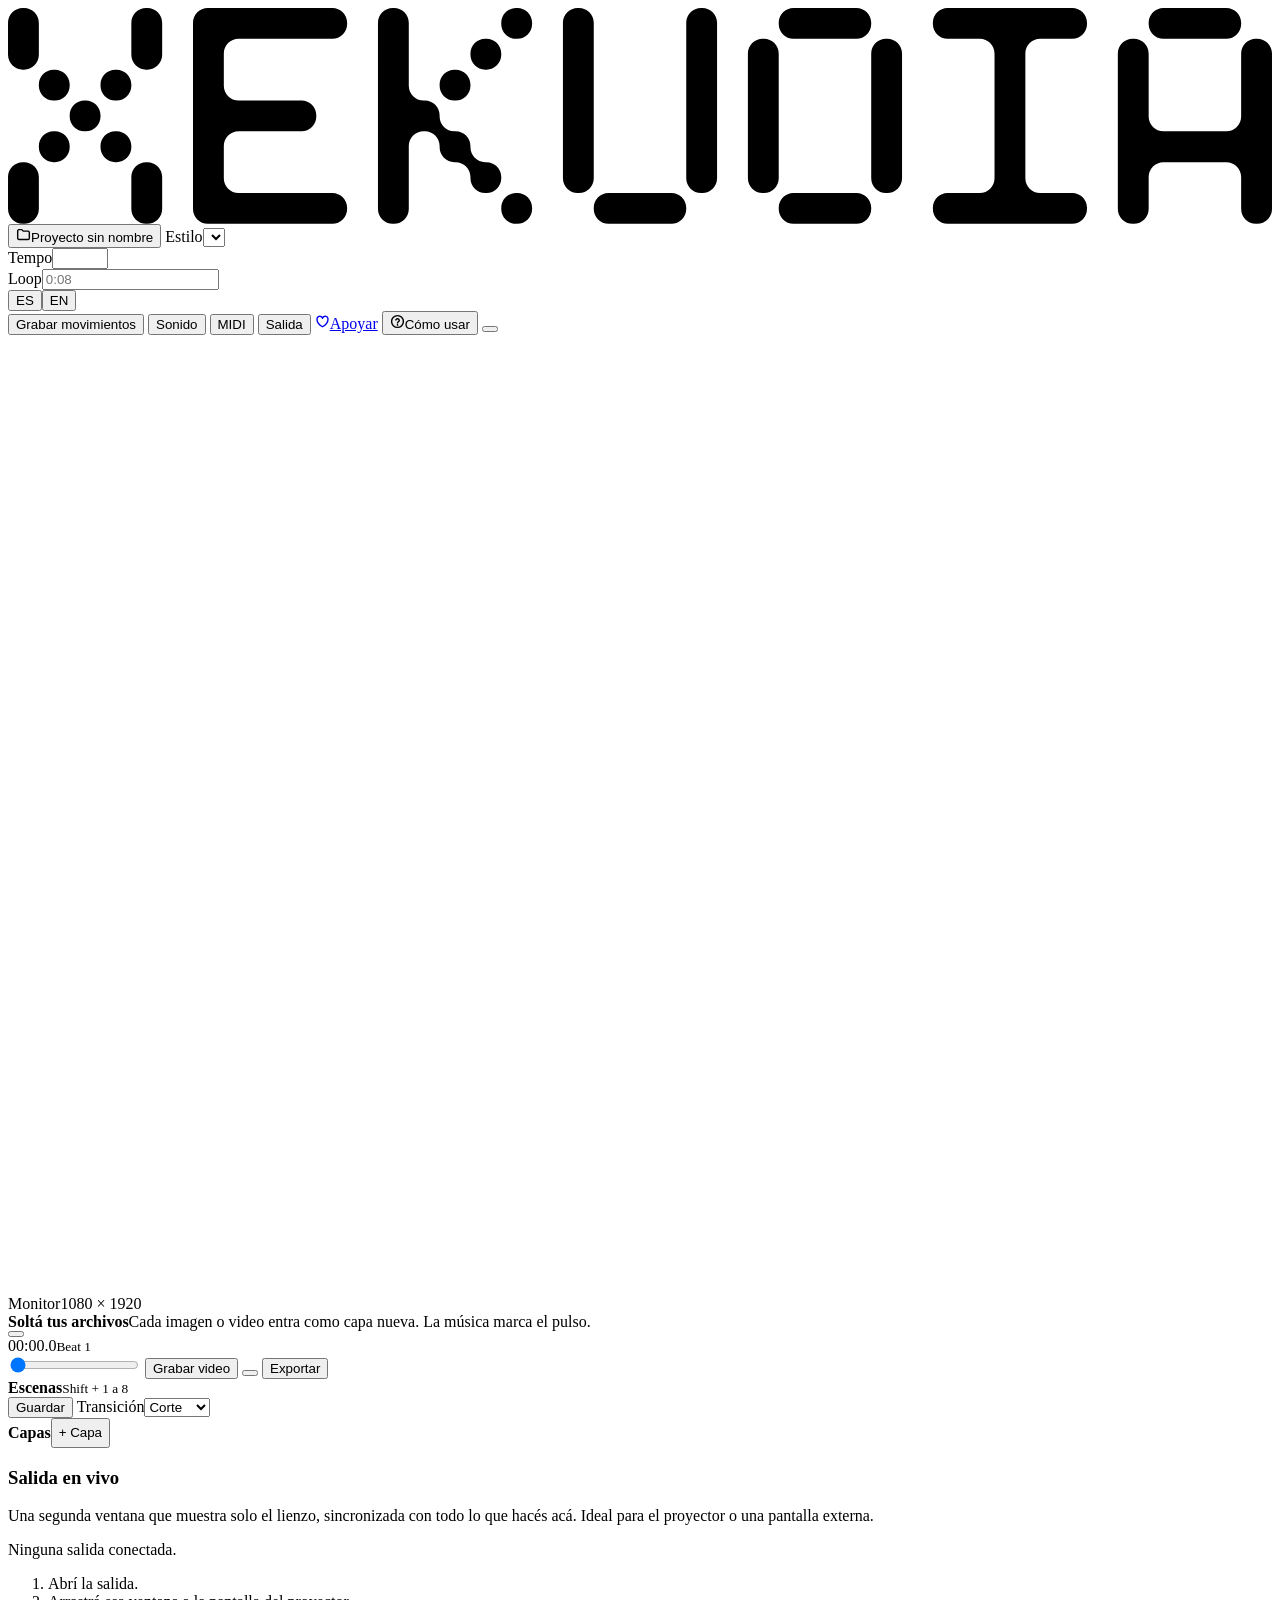
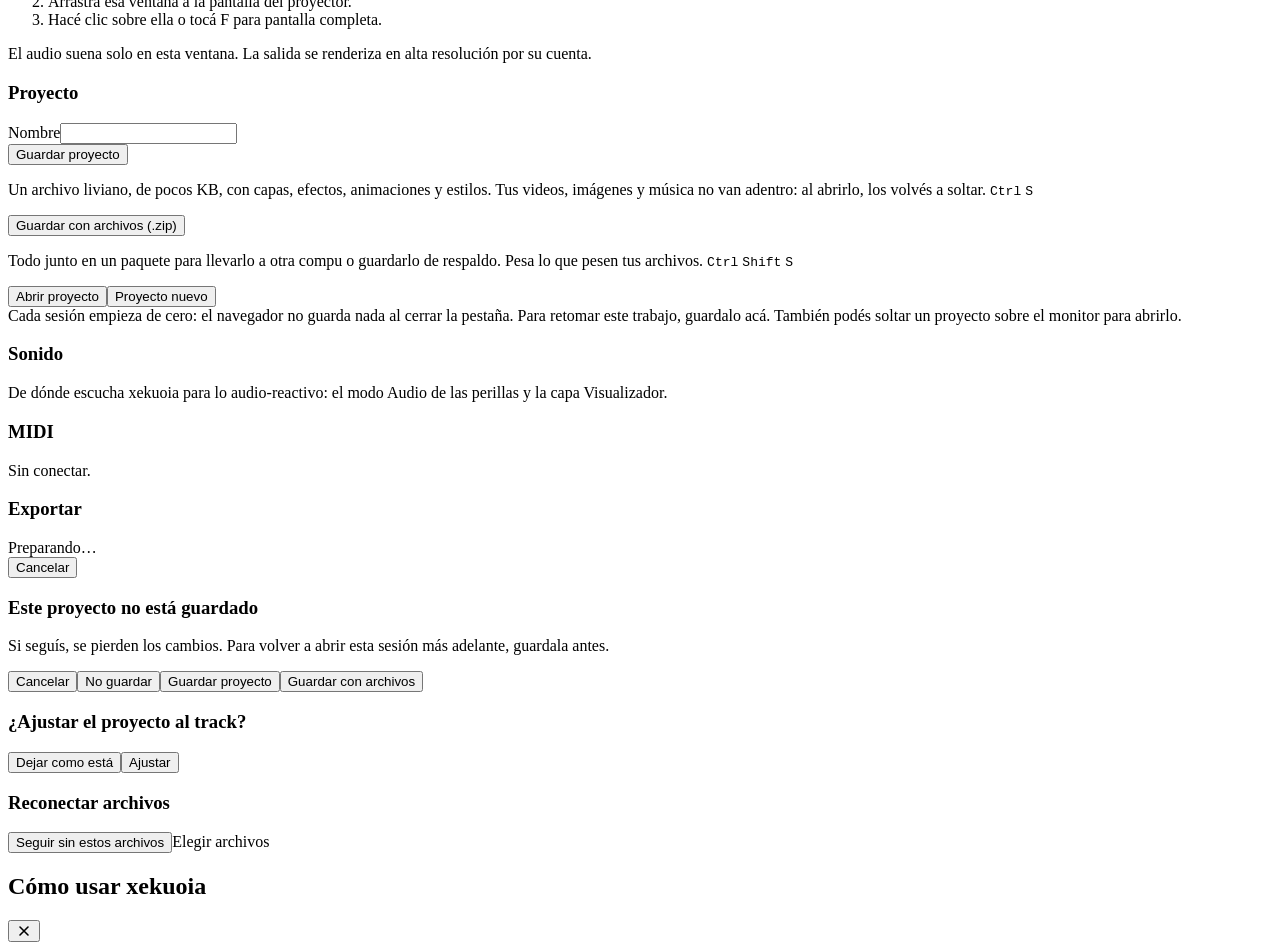
<file: src/body.html>
<body data-layout="side">
<header class="top">
  <div class="brand"><svg class="logo" viewBox="0 0 768.75 131.25" fill="currentColor" role="img" aria-label="xekuoia" xmlns="http://www.w3.org/2000/svg"><path d="M759 131.25C754.029 131.25 750 127.221 750 122.25V112.5V102.75C750 97.7794 745.971 93.75 741 93.75H731.25H712.5H702.75C697.779 93.75 693.75 97.7794 693.75 102.75V112.5V122.25C693.75 127.221 689.721 131.25 684.75 131.25H684C679.029 131.25 675 127.221 675 122.25V112.5V93.75V75V56.25V37.5V27.75C675 22.7794 679.029 18.75 684 18.75H684.75C689.721 18.75 693.75 22.7794 693.75 27.75V37.5V56.25V66C693.75 70.9706 697.779 75 702.75 75H712.5H731.25H741C745.971 75 750 70.9706 750 66V56.25V37.5V27.75C750 22.7794 754.029 18.75 759 18.75H759.75C764.721 18.75 768.75 22.7794 768.75 27.75V37.5V56.25V75V93.75V112.5V122.25C768.75 127.221 764.721 131.25 759.75 131.25H759ZM750 9.75C750 14.7206 745.971 18.75 741 18.75H731.25H712.5H702.75C697.779 18.75 693.75 14.7206 693.75 9.75V9C693.75 4.02944 697.779 0 702.75 0H712.5H731.25H741C745.971 0 750 4.02944 750 9V9.75Z"/><path d="M637.5 112.5H647.25C652.221 112.5 656.25 116.529 656.25 121.5V122.25C656.25 127.221 652.221 131.25 647.25 131.25H637.5H618.75H600H581.25H571.5C566.529 131.25 562.5 127.221 562.5 122.25V121.5C562.5 116.529 566.529 112.5 571.5 112.5H581.25H591C595.971 112.5 600 108.471 600 103.5V93.75V75V56.25V37.5V27.75C600 22.7794 595.971 18.75 591 18.75H581.25H571.5C566.529 18.75 562.5 14.7206 562.5 9.75V9C562.5 4.02944 566.529 0 571.5 0H581.25H600H618.75H637.5H647.25C652.221 0 656.25 4.02944 656.25 9V9.75C656.25 14.7206 652.221 18.75 647.25 18.75H637.5H627.75C622.779 18.75 618.75 22.7794 618.75 27.75V37.5V56.25V75V93.75V103.5C618.75 108.471 622.779 112.5 627.75 112.5H637.5Z"/><path d="M506.25 112.5H516C520.971 112.5 525 116.529 525 121.5V122.25C525 127.221 520.971 131.25 516 131.25H506.25H487.5H477.75C472.779 131.25 468.75 127.221 468.75 122.25V121.5C468.75 116.529 472.779 112.5 477.75 112.5H487.5H506.25ZM534 112.5C529.029 112.5 525 108.471 525 103.5V93.75V75V56.25V37.5V27.75C525 22.7794 529.029 18.75 534 18.75H534.75C539.721 18.75 543.75 22.7794 543.75 27.75V37.5V56.25V75V93.75V103.5C543.75 108.471 539.721 112.5 534.75 112.5H534ZM468.75 103.5C468.75 108.471 464.721 112.5 459.75 112.5H459C454.029 112.5 450 108.471 450 103.5V93.75V75V56.25V37.5V27.75C450 22.7794 454.029 18.75 459 18.75H459.75C464.721 18.75 468.75 22.7794 468.75 27.75V37.5V56.25V75V93.75V103.5ZM525 9.75C525 14.7206 520.971 18.75 516 18.75H506.25H487.5H477.75C472.779 18.75 468.75 14.7206 468.75 9.75V9C468.75 4.02944 472.779 0 477.75 0H487.5H506.25H516C520.971 0 525 4.02944 525 9V9.75Z"/><path d="M393.75 112.5H403.5C408.471 112.5 412.5 116.529 412.5 121.5V122.25C412.5 127.221 408.471 131.25 403.5 131.25H393.75H375H365.25C360.279 131.25 356.25 127.221 356.25 122.25V121.5C356.25 116.529 360.279 112.5 365.25 112.5H375H393.75ZM421.5 112.5C416.529 112.5 412.5 108.471 412.5 103.5V93.75V75V56.25V37.5V18.75V9C412.5 4.02944 416.529 0 421.5 0H422.25C427.221 0 431.25 4.02944 431.25 9V18.75V37.5V56.25V75V93.75V103.5C431.25 108.471 427.221 112.5 422.25 112.5H421.5ZM356.25 103.5C356.25 108.471 352.221 112.5 347.25 112.5H346.5C341.529 112.5 337.5 108.471 337.5 103.5V93.75V75V56.25V37.5V18.75V9C337.5 4.02944 341.529 0 346.5 0H347.25C352.221 0 356.25 4.02944 356.25 9V18.75V37.5V56.25V75V93.75V103.5Z"/><path d="M309 131.25C304.029 131.25 300 127.221 300 122.25V121.5C300 116.529 304.029 112.5 309 112.5H309.75C314.721 112.5 318.75 116.529 318.75 121.5V122.25C318.75 127.221 314.721 131.25 309.75 131.25H309ZM234 131.25C229.029 131.25 225 127.221 225 122.25V112.5V93.75V75V56.25V37.5V18.75V9C225 4.02944 229.029 0 234 0H234.75C239.721 0 243.75 4.02944 243.75 9V18.75V37.5V47.25C243.75 52.2206 247.779 56.25 252.75 56.25H253.5C258.471 56.25 262.5 60.2794 262.5 65.25V66C262.5 70.9706 266.529 75 271.5 75H272.25C277.221 75 281.25 79.0294 281.25 84V84.75C281.25 89.7206 285.279 93.75 290.25 93.75H291C295.971 93.75 300 97.7794 300 102.75V103.5C300 108.471 295.971 112.5 291 112.5H290.25C285.279 112.5 281.25 108.471 281.25 103.5V102.75C281.25 97.7794 277.221 93.75 272.25 93.75H271.5C266.529 93.75 262.5 89.7206 262.5 84.75V84C262.5 79.0294 258.471 75 253.5 75H252.75C247.779 75 243.75 79.0294 243.75 84V93.75V112.5V122.25C243.75 127.221 239.721 131.25 234.75 131.25H234ZM271.5 56.25C266.529 56.25 262.5 52.2206 262.5 47.25V46.5C262.5 41.5294 266.529 37.5 271.5 37.5H272.25C277.221 37.5 281.25 41.5294 281.25 46.5V47.25C281.25 52.2206 277.221 56.25 272.25 56.25H271.5ZM290.25 37.5C285.279 37.5 281.25 33.4706 281.25 28.5V27.75C281.25 22.7794 285.279 18.75 290.25 18.75H291C295.971 18.75 300 22.7794 300 27.75V28.5C300 33.4706 295.971 37.5 291 37.5H290.25ZM309 18.75C304.029 18.75 300 14.7206 300 9.75V9C300 4.02944 304.029 0 309 0H309.75C314.721 0 318.75 4.02944 318.75 9V9.75C318.75 14.7206 314.721 18.75 309.75 18.75H309Z"/><path d="M187.5 112.5H197.25C202.221 112.5 206.25 116.529 206.25 121.5V122.25C206.25 127.221 202.221 131.25 197.25 131.25H187.5H168.75H150H131.25H121.5C116.529 131.25 112.5 127.221 112.5 122.25V112.5V93.75V75V56.25V37.5V18.75V9C112.5 4.02944 116.529 0 121.5 0H131.25H150H168.75H187.5H197.25C202.221 0 206.25 4.02944 206.25 9V9.75C206.25 14.7206 202.221 18.75 197.25 18.75H187.5H168.75H150H140.25C135.279 18.75 131.25 22.7794 131.25 27.75V37.5V47.25C131.25 52.2206 135.279 56.25 140.25 56.25H150H168.75H178.5C183.471 56.25 187.5 60.2794 187.5 65.25V66C187.5 70.9706 183.471 75 178.5 75H168.75H150H140.25C135.279 75 131.25 79.0294 131.25 84V93.75V103.5C131.25 108.471 135.279 112.5 140.25 112.5H150H168.75H187.5Z"/><path d="M84 131.25C79.0294 131.25 75 127.221 75 122.25V112.5V102.75C75 97.7794 79.0294 93.75 84 93.75H84.75C89.7206 93.75 93.75 97.7794 93.75 102.75V112.5V122.25C93.75 127.221 89.7206 131.25 84.75 131.25H84ZM9 131.25C4.02944 131.25 0 127.221 0 122.25V112.5V102.75C0 97.7794 4.02944 93.75 9 93.75H9.75C14.7206 93.75 18.75 97.7794 18.75 102.75V112.5V122.25C18.75 127.221 14.7206 131.25 9.75 131.25H9ZM75 84.75C75 89.7206 70.9706 93.75 66 93.75H65.25C60.2794 93.75 56.25 89.7206 56.25 84.75V84C56.25 79.0294 60.2794 75 65.25 75H66C70.9706 75 75 79.0294 75 84V84.75ZM27.75 93.75C22.7794 93.75 18.75 89.7206 18.75 84.75V84C18.75 79.0294 22.7794 75 27.75 75H28.5C33.4706 75 37.5 79.0294 37.5 84V84.75C37.5 89.7206 33.4706 93.75 28.5 93.75H27.75ZM46.5 75C41.5294 75 37.5 70.9706 37.5 66V65.25C37.5 60.2794 41.5294 56.25 46.5 56.25H47.25C52.2206 56.25 56.25 60.2794 56.25 65.25V66C56.25 70.9706 52.2206 75 47.25 75H46.5ZM65.25 56.25C60.2794 56.25 56.25 52.2206 56.25 47.25V46.5C56.25 41.5294 60.2794 37.5 65.25 37.5H66C70.9706 37.5 75 41.5294 75 46.5V47.25C75 52.2206 70.9706 56.25 66 56.25H65.25ZM37.5 47.25C37.5 52.2206 33.4706 56.25 28.5 56.25H27.75C22.7794 56.25 18.75 52.2206 18.75 47.25V46.5C18.75 41.5294 22.7794 37.5 27.75 37.5H28.5C33.4706 37.5 37.5 41.5294 37.5 46.5V47.25ZM84 37.5C79.0294 37.5 75 33.4706 75 28.5V18.75V9C75 4.02944 79.0294 0 84 0H84.75C89.7206 0 93.75 4.02944 93.75 9V18.75V28.5C93.75 33.4706 89.7206 37.5 84.75 37.5H84ZM18.75 28.5C18.75 33.4706 14.7206 37.5 9.75 37.5H9C4.02944 37.5 0 33.4706 0 28.5V18.75V9C0 4.02944 4.02944 0 9 0H9.75C14.7206 0 18.75 4.02944 18.75 9V18.75V28.5Z"/></svg></div>
  <button class="btn" id="projBtn" aria-expanded="false" title="Proyecto (Ctrl+S guarda, Ctrl+O abre)"><svg viewBox="0 0 16 16" aria-hidden="true" style="width:15px;height:15px"><path d="M1.8 4.2c0-.8.6-1.4 1.4-1.4h3l1.5 1.6h5.1c.8 0 1.4.6 1.4 1.4v6.1c0 .8-.6 1.4-1.4 1.4H3.2c-.8 0-1.4-.6-1.4-1.4z" fill="none" stroke="currentColor" stroke-width="1.5" stroke-linejoin="round"/></svg><span id="projName" class="pn">Proyecto sin nombre</span></button>
  <label class="grp"><span class="cap">Estilo</span><select class="pillsel" id="scene"></select></label>
  <div class="seg" id="fmt" role="group" aria-label="Formato del lienzo"></div>
  <label class="grp"><span class="cap">Tempo</span><input class="num mono" id="bpm" type="number" min="40" max="200" step="1"></label>
  <div class="grp durg"><span class="cap">Loop</span><input class="num mono" id="dur" type="text" inputmode="decimal" autocomplete="off" spellcheck="false" maxlength="7" placeholder="0:08" title="Duración del loop. Escribí minutos:segundos (2:00) o solo segundos (120). Máximo 10:00." aria-label="Duración del loop en minutos y segundos"><button class="btn icon fitdur" id="fitDur" type="button" hidden title="Ajustar el loop al largo del track" aria-label="Ajustar el loop al largo del track">♪</button></div>
  <div class="spacer"></div>
  <div class="seg" id="langSeg" role="group" aria-label="Idioma"><button data-lang="es" aria-pressed="true">ES</button><button data-lang="en" aria-pressed="false">EN</button></div>
  <button class="btn" id="recBtn" aria-pressed="false" data-learn="rec" title="Grabar movimientos (G)" aria-keyshortcuts="G"><span class="rd"></span>Grabar movimientos</button>
  <button class="btn" id="sndBtn" aria-expanded="false"><span class="led" id="sndLed"></span>Sonido</button>
  <button class="btn" id="midiBtn" aria-expanded="false"><span class="led" id="midiLed"></span>MIDI</button>
  <button class="btn" id="outBtn" aria-expanded="false"><span class="led" id="outLed"></span>Salida</button>
  <a class="btn" id="donateBtn" href="https://github.com/sponsors/xekuoia" target="_blank" rel="noopener noreferrer" title="Apoyar xekuoia en GitHub Sponsors"><svg viewBox="0 0 16 16" aria-hidden="true" style="width:15px;height:15px"><path d="M8 13.6S2.2 10.2 2.2 6.1A2.9 2.9 0 0 1 8 4.7a2.9 2.9 0 0 1 5.8 1.4c0 4.1-5.8 7.5-5.8 7.5z" fill="none" stroke="currentColor" stroke-width="1.5" stroke-linejoin="round"/></svg><span class="cap">Apoyar</span></a>
  <button class="btn" id="helpBtn" aria-haspopup="dialog" title="Cómo usar xekuoia"><svg viewBox="0 0 16 16" aria-hidden="true" style="width:15px;height:15px"><circle cx="8" cy="8" r="6.3" fill="none" stroke="currentColor" stroke-width="1.5"/><path d="M6.2 6.3a1.9 1.9 0 0 1 3.7.5c0 1.3-1.9 1.6-1.9 2.8" fill="none" stroke="currentColor" stroke-width="1.5" stroke-linecap="round"/><circle cx="8" cy="11.6" r=".9" fill="currentColor"/></svg><span class="cap">Cómo usar</span></button>
  <button class="btn iconbtn" id="fsBtn" aria-label="Pantalla completa"><svg viewBox="0 0 16 16"><path d="M2 6V2h4M10 2h4v4M14 10v4h-4M6 14H2v-4" fill="none" stroke="currentColor" stroke-width="1.6" stroke-linecap="round" stroke-linejoin="round"/></svg></button>
</header>

<div class="app">
  <section class="stage">
    <div class="monitor" id="monitor"><div id="brushCur" aria-hidden="true"></div>
      <canvas id="out" width="540" height="960"></canvas>
      <div class="hud"><span id="hudL">Monitor</span><span class="mono" id="resLbl">1080 × 1920</span></div>
      <div class="drop"><div><b>Soltá tus archivos</b><span>Cada imagen o video entra como capa nueva. La música marca el pulso.</span></div></div>
    </div>
    <div class="dock">
      <div class="transport glass">
        <button class="play" id="play" aria-label="Reproducir" data-learn="play"></button>
        <div class="time mono"><span id="tNow">00:00.0</span><small id="tBeat">Beat 1</small></div>
        <input type="range" class="scrub" id="scrub" min="0" max="1000" value="0" aria-label="Posición en el loop">
        <div class="recpill" id="recPill" hidden role="status"><span class="led rec"></span><span class="mono" id="recTime">00:00</span><span class="mono dim" id="recSize">0 MB</span><button class="btn" id="recStop">Detener</button></div>
        <button class="btn" id="vidBtn" aria-expanded="false" title="Grabar lo que se ve mientras tocás"><span class="led rec0"></span>Grabar video</button>
        <button class="btn iconbtn capb" id="capBtn" aria-label="Capturar cuadro" title="Capturar cuadro (PNG)"><svg viewBox="0 0 16 16" aria-hidden="true"><path d="M2.5 5.5h2l1.2-1.8h4.6l1.2 1.8h2v7h-11z" fill="none" stroke="currentColor" stroke-width="1.4" stroke-linejoin="round"/><circle cx="8" cy="9" r="2.2" fill="none" stroke="currentColor" stroke-width="1.4"/></svg></button>
        <button class="btn volt" id="expBtn">Exportar</button>
      </div>
      <div class="scenes glass" id="scenes" aria-label="Escenas">
        <div class="sclbl"><b>Escenas</b><small>Shift + 1 a 8</small></div>
        <div class="slots" id="slots"></div>
        <button class="btn" id="scSave" aria-pressed="false" title="Guardar lo que se ve ahora en un casillero">Guardar</button>
        <label class="grp scxf"><span class="cap">Transición</span><select class="pillsel" id="scXf" aria-label="Transición entre escenas"><option value="Corte">Corte</option><option value="1 beat">1 beat</option><option value="2 beats">2 beats</option><option value="4 beats">4 beats</option><option value="8 beats">8 beats</option></select></label>
      </div>
      <div class="bin glass" id="bin" aria-label="Banco de media"></div>
    </div>
  </section>
  <aside class="panel glass" id="panel" aria-label="Capas y efectos">
  <div class="rsz pgrip" id="panelGrip" role="separator" tabindex="0" aria-label="Arrastrá para cambiar el ancho" title="Arrastrá para cambiar el tamaño. Doble clic vuelve al original."></div>
    <section class="layers" aria-label="Capas">
    <div class="rsz lgrip" id="layersGrip" role="separator" tabindex="0" aria-orientation="vertical" aria-label="Arrastrá para cambiar el ancho" title="Arrastrá para cambiar el ancho. Doble clic vuelve al original."></div>
      <div class="lhead"><b>Capas</b><button class="btn" id="addBtn" aria-expanded="false" style="height:30px">+ Capa</button></div>
      <div class="addrow" id="addRow" hidden></div>
      <ul class="llist" id="llist"></ul>
    </section>
    <nav class="cats" id="cats" aria-label="Familias de efectos"></nav>
    <div class="browser" id="browser"></div>
    <div class="insp" id="insp"></div>
  </aside>
</div>

<div class="sheet" id="outSheet" role="dialog" aria-labelledby="outT">
  <h3 id="outT"><span class="led" id="outLed2"></span>Salida en vivo</h3>
  <p>Una segunda ventana que muestra solo el lienzo, sincronizada con todo lo que hacés acá. Ideal para el proyector o una pantalla externa.</p>
  <div class="stat" id="outStat">Ninguna salida conectada.</div>
  <div class="acts2" id="outActs"></div>
  <ol><li>Abrí la salida.</li><li>Arrastrá esa ventana a la pantalla del proyector.</li><li>Hacé clic sobre ella o tocá F para pantalla completa.</li></ol>
  <p style="margin:0">El audio suena solo en esta ventana. La salida se renderiza en alta resolución por su cuenta.</p>
</div>
<div class="sheet" id="recSheet" role="dialog" aria-label="Grabar video">
  <div id="recArea"></div>
</div>

<div class="sheet" id="projSheet" role="dialog" aria-labelledby="projT" style="--o:top left">
  <h3 id="projT">Proyecto</h3>
  <label class="pfield"><span>Nombre</span><input id="projNameIn" type="text" maxlength="60" aria-label="Nombre del proyecto"></label>
  <div class="popt"><button class="btn solid" id="saveLight">Guardar proyecto</button><p>Un archivo liviano, de pocos KB, con capas, efectos, animaciones y estilos. Tus videos, imágenes y música no van adentro: al abrirlo, los volvés a soltar. <kbd>Ctrl</kbd> <kbd>S</kbd></p></div>
  <div class="popt"><button class="btn" id="saveZip">Guardar con archivos (.zip)</button><p>Todo junto en un paquete para llevarlo a otra compu o guardarlo de respaldo. Pesa lo que pesen tus archivos. <kbd>Ctrl</kbd> <kbd>Shift</kbd> <kbd>S</kbd></p></div>
  <div class="acts2"><button class="btn" id="openProj">Abrir proyecto</button><input type="file" id="openIn" accept=".json,.zip,application/json,application/zip" hidden><button class="btn" id="newProj">Proyecto nuevo</button></div>
  <p class="note" style="margin:0">Cada sesión empieza de cero: el navegador no guarda nada al cerrar la pestaña. Para retomar este trabajo, guardalo acá. También podés soltar un proyecto sobre el monitor para abrirlo.</p>
</div>

<div class="sheet" id="soundSheet" role="dialog" aria-labelledby="sndT">
  <h3 id="sndT"><span class="led" id="sndLed2"></span>Sonido</h3>
  <p>De dónde escucha xekuoia para lo audio-reactivo: el modo Audio de las perillas y la capa Visualizador.</p>
  <div id="sndBody"></div>
</div>

<div class="sheet" id="midiSheet" role="dialog" aria-labelledby="midiT">
  <h3 id="midiT"><span class="led" id="midiLed2"></span>MIDI</h3>
  <div class="stat" id="midiStat">Sin conectar.</div>
  <div class="acts2" id="midiActs"></div>
  <div id="midiBody"></div>
</div>

<div class="pop" id="pop" role="dialog" aria-label="Animación de la perilla"></div>
<div class="veil" id="veil" role="dialog" aria-modal="true" aria-labelledby="dlgT">
  <div class="dlg">
    <h3 id="dlgT">Exportar</h3>
    <p id="dlgInfo"></p>
    <video id="result" playsinline muted loop hidden></video>
    <div class="bar"><i id="barI"></i></div>
    <div id="dlgSt">Preparando…</div>
    <div class="acts"><button class="btn" id="dlgClose">Cancelar</button><button class="btn solid" id="dlgSave" hidden>Guardar MP4</button></div>
  </div>
</div>
<div class="veil" id="unsaved" role="alertdialog" aria-modal="true" aria-labelledby="unsT">
  <div class="dlg">
    <h3 id="unsT">Este proyecto no está guardado</h3>
    <p>Si seguís, se pierden los cambios. Para volver a abrir esta sesión más adelante, guardala antes.</p>
    <div class="acts uns"><button class="btn" id="unsCancel">Cancelar</button><button class="btn" id="unsDiscard">No guardar</button><button class="btn" id="unsLight">Guardar proyecto</button><button class="btn solid" id="unsZip">Guardar con archivos</button></div>
  </div>
</div>
<div class="veil" id="fitAsk" role="alertdialog" aria-modal="true" aria-labelledby="fitT" aria-describedby="fitInfo">
  <div class="dlg">
    <h3 id="fitT">¿Ajustar el proyecto al track?</h3>
    <p id="fitInfo"></p>
    <p class="note" id="fitNote"></p>
    <div class="acts"><button class="btn" id="fitNo">Dejar como está</button><button class="btn solid" id="fitYes">Ajustar</button></div>
  </div>
</div>
<div class="veil" id="relink" role="dialog" aria-modal="true" aria-labelledby="relinkT">
  <div class="dlg">
    <h3 id="relinkT">Reconectar archivos</h3>
    <div id="relinkBody"></div>
    <div class="acts"><button class="btn" id="relinkClose">Seguir sin estos archivos</button><label class="btn solid" id="relinkPick" style="position:relative;cursor:pointer">Elegir archivos<input type="file" id="relinkIn" multiple accept="image/*,video/*,audio/*" style="position:absolute;opacity:0;width:1px;height:1px"></label></div>
  </div>
</div>
<input type="file" id="modelIn" multiple accept=".obj,.mtl,.glb,.gltf,.stl,.svg,image/*" hidden>
<div class="veil help" id="help" role="dialog" aria-modal="true" aria-labelledby="helpT">
  <div class="dlg hdlg" id="helpBox">
    <header class="hhead"><h2 id="helpT">Cómo usar xekuoia</h2><button class="ib" id="helpClose" aria-label="Cerrar ayuda"><svg viewBox="0 0 16 16" aria-hidden="true" style="width:16px;height:16px"><path d="M4 4l8 8M12 4l-8 8" stroke="currentColor" stroke-width="1.6" stroke-linecap="round"/></svg></button></header>
    <nav class="hnav" id="helpNav" aria-label="Secciones de la ayuda"></nav>
    <div class="hbody" id="helpBody"></div>
  </div>
</div>
<div class="toast" id="toast" role="status"></div>
<div class="outmsg" id="outMsg" hidden><b>Salida de xekuoia</b><span id="outMsgT">Esperando a la ventana principal…</span></div>
</file>
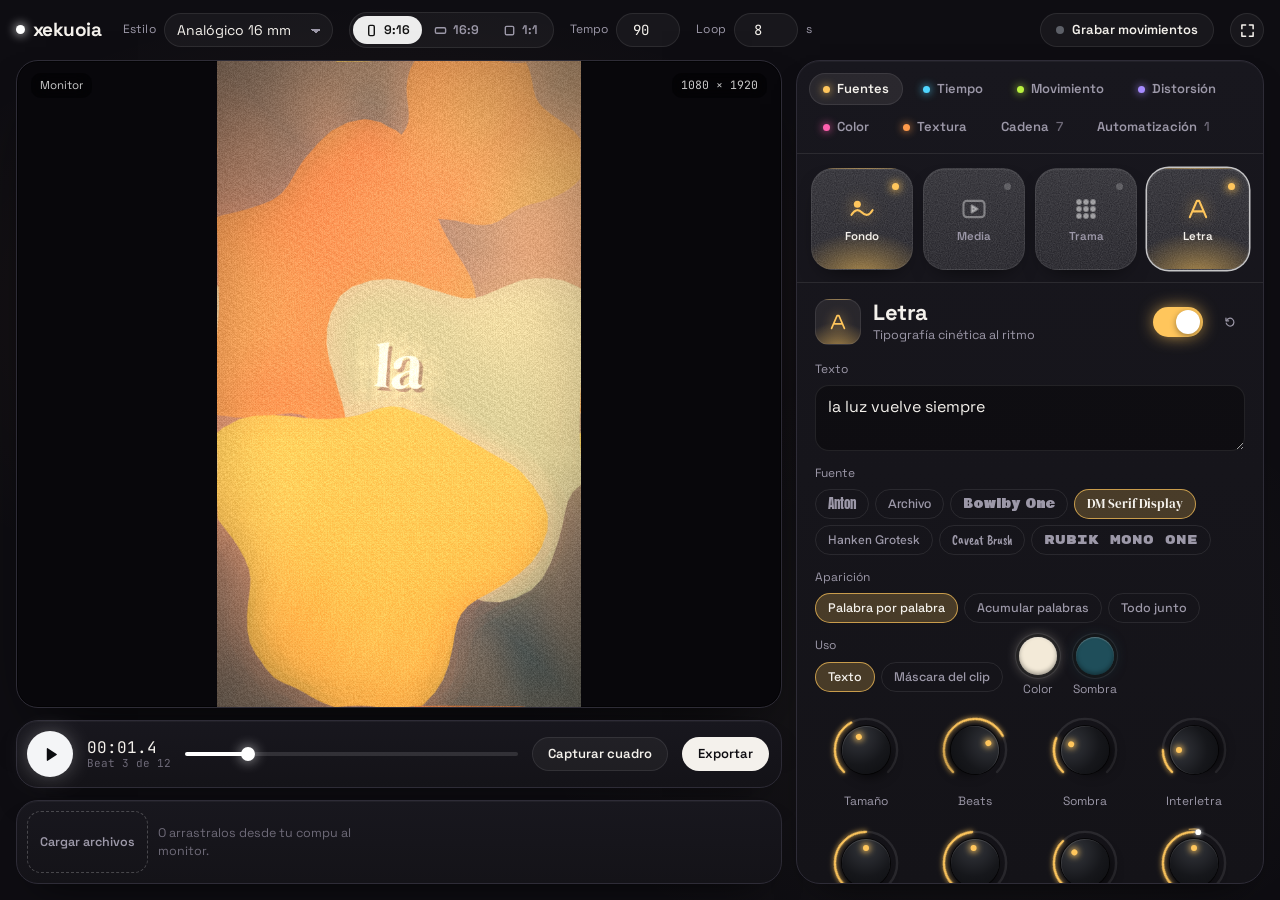
<file: src/v3.html>
<!DOCTYPE html>
<!--
  xekuoia: a visual instrument for motion graphics and live visuals.
  Copyright (C) 2026 Sergio "Gio" Casabona. https://xekuoia.com

  This program is free software: you can redistribute it and/or modify it under the terms of the
  GNU General Public License as published by the Free Software Foundation, either version 3 of the
  License, or (at your option) any later version. It is distributed WITHOUT ANY WARRANTY; see the
  GNU General Public License for more details: https://www.gnu.org/licenses/gpl-3.0.html

  The name "xekuoia" and its logo are not covered by this license.
  Third-party code: polygon triangulation ported from earcut (Mapbox, ISC licence);
  video export via Mediabunny (MPL-2.0), loaded at export time.
-->
<html lang="es">
<head>
<meta charset="utf-8">
<meta name="viewport" content="width=device-width, initial-scale=1">
<title>xekuoia</title>
<link rel="icon" href="data:image/svg+xml,%3Csvg%20xmlns%3D%22http%3A//www.w3.org/2000/svg%22%20viewBox%3D%220%200%20132%20132%22%3E%3Crect%20width%3D%22132%22%20height%3D%22132%22%20rx%3D%2230%22%20fill%3D%22%230E0D12%22/%3E%3Cg%20fill%3D%22%23F4F1EC%22%20transform%3D%22translate%2820.00%2033.32%29%20scale%280.49797%29%20translate%28-57.625%20-84.375%29%22%3E%3Cpath%20d%3D%22M142%20215.625C136.822%20215.625%20132.625%20211.428%20132.625%20206.25V196.875V187.5C132.625%20182.322%20136.822%20178.125%20142%20178.125C147.178%20178.125%20151.375%20182.322%20151.375%20187.5V196.875V206.25C151.375%20211.428%20147.178%20215.625%20142%20215.625ZM67%20215.625C61.8223%20215.625%2057.625%20211.428%2057.625%20206.25V196.875V187.5C57.625%20182.322%2061.8223%20178.125%2067%20178.125C72.1777%20178.125%2076.375%20182.322%2076.375%20187.5V196.875V206.25C76.375%20211.428%2072.1777%20215.625%2067%20215.625ZM132.625%20168.75C132.625%20173.928%20128.428%20178.125%20123.25%20178.125C118.072%20178.125%20113.875%20173.928%20113.875%20168.75C113.875%20163.572%20118.072%20159.375%20123.25%20159.375C128.428%20159.375%20132.625%20163.572%20132.625%20168.75ZM85.75%20178.125C80.5723%20178.125%2076.375%20173.928%2076.375%20168.75C76.375%20163.572%2080.5723%20159.375%2085.75%20159.375C90.9277%20159.375%2095.125%20163.572%2095.125%20168.75C95.125%20173.928%2090.9277%20178.125%2085.75%20178.125ZM104.5%20159.375C99.3223%20159.375%2095.125%20155.178%2095.125%20150C95.125%20144.822%2099.3223%20140.625%20104.5%20140.625C109.678%20140.625%20113.875%20144.822%20113.875%20150C113.875%20155.178%20109.678%20159.375%20104.5%20159.375ZM123.25%20140.625C118.072%20140.625%20113.875%20136.428%20113.875%20131.25C113.875%20126.072%20118.072%20121.875%20123.25%20121.875C128.428%20121.875%20132.625%20126.072%20132.625%20131.25C132.625%20136.428%20128.428%20140.625%20123.25%20140.625ZM95.125%20131.25C95.125%20136.428%2090.9277%20140.625%2085.75%20140.625C80.5723%20140.625%2076.375%20136.428%2076.375%20131.25C76.375%20126.072%2080.5723%20121.875%2085.75%20121.875C90.9277%20121.875%2095.125%20126.072%2095.125%20131.25ZM142%20121.875C136.822%20121.875%20132.625%20117.678%20132.625%20112.5V103.125V93.75C132.625%2088.5724%20136.822%2084.375%20142%2084.375C147.178%2084.375%20151.375%2088.5724%20151.375%2093.75V103.125V112.5C151.375%20117.678%20147.178%20121.875%20142%20121.875ZM76.375%20112.5C76.375%20117.678%2072.1777%20121.875%2067%20121.875C61.8223%20121.875%2057.625%20117.678%2057.625%20112.5V103.125V93.75C57.625%2088.5724%2061.8223%2084.375%2067%2084.375C72.1777%2084.375%2076.375%2088.5724%2076.375%2093.75V103.125V112.5Z%22/%3E%3Cpath%20d%3D%22M177.575%20196.786L170.732%20196.786C165.564%20196.786%20161.375%20200.975%20161.375%20206.143C161.375%20211.311%20165.564%20215.5%20170.732%20215.5L177.575%20215.5L193.775%20215.5L209.975%20215.5L226.175%20215.5C235.122%20215.5%20242.375%20208.247%20242.375%20199.3L242.375%20196.786L242.375%20178.072L242.375%20159.357L242.375%20140.643L242.375%20121.929L242.375%20103.214L242.375%20100.7C242.375%2091.7531%20235.122%2084.5002%20226.175%2084.5002L209.975%2084.5001L193.775%2084.5001L177.575%2084.5001L170.732%2084.5001C165.564%2084.5001%20161.375%2088.6895%20161.375%2093.8573C161.375%2099.0251%20165.564%20103.214%20170.732%20103.214L177.575%20103.214L193.775%20103.214L209.975%20103.214C218.922%20103.214%20226.175%20110.467%20226.175%20119.414L226.175%20121.929L226.175%20124.443C226.175%20133.39%20218.922%20140.643%20209.975%20140.643L193.775%20140.643L186.932%20140.643C181.764%20140.643%20177.575%20144.832%20177.575%20150C177.575%20155.168%20181.764%20159.357%20186.932%20159.357L193.775%20159.357L209.975%20159.357C218.922%20159.357%20226.175%20166.61%20226.175%20175.557L226.175%20178.072L226.175%20180.586C226.175%20189.533%20218.922%20196.786%20209.975%20196.786L193.775%20196.786L177.575%20196.786Z%22/%3E%3C/g%3E%3C/svg%3E">
<link rel="preconnect" href="https://fonts.googleapis.com">
<link rel="preconnect" href="https://fonts.gstatic.com" crossorigin>
<link href="https://fonts.googleapis.com/css2?family=Anton&family=Archivo:wght@900&family=Bowlby+One&family=Caveat+Brush&family=DM+Serif+Display&family=Hanken+Grotesk:wght@800&family=Space+Grotesk:wght@300..700&family=JetBrains+Mono:wght@400;500&family=Rubik+Mono+One&display=swap" rel="stylesheet">
<style>
/*
VOICE: a night studio instrument; calm graphite, light only where something is alive.
IDEA: units are glass tiles lit from below by their family colour; knobs are matte black discs with one point of light and a glowing arc.
PICTURE: the live monitor; the room picks up its colour as ambient light.
COLOUR and TYPE (xekuoia brand kit v1.0): Ink #0E0D12 with fine grain, Paper #F4F1EC text; family hues from the Spectral and Aurora stops; Volt #C8FF2E once, for Export; Space Grotesk, JetBrains Mono for time.
LAYOUT: vertical/square canvas → rack on the right; horizontal canvas → rack along the bottom; phones stack.
*/
@property --a1{syntax:'<color>';inherits:true;initial-value:#1a1d24}
@property --a2{syntax:'<color>';inherits:true;initial-value:#1a1d24}
:root{color-scheme:dark;--bg:#0E0D12;--ink:#F4F1EC;--ink2:#9C98A8;--mute:#6E6A78;--edge:rgba(244,241,236,.09);--glass:rgba(244,241,236,.045);--glass2:rgba(244,241,236,.08);--volt:#C8FF2E;--line:#2E2C37;--surface:#17161C;--surface2:#201F27;
  --rec:#ff453a;--ease:cubic-bezier(0.23,1,0.32,1);--spring:cubic-bezier(0.32,0.72,0,1);
  --noise:url("data:image/svg+xml,%3Csvg xmlns='http://www.w3.org/2000/svg' width='140' height='140'%3E%3Cfilter id='n'%3E%3CfeTurbulence type='fractalNoise' baseFrequency='.9' numOctaves='2' stitchTiles='stitch'/%3E%3CfeColorMatrix values='0 0 0 0 1 0 0 0 0 1 0 0 0 0 1 0 0 0 .55 0'/%3E%3C/filter%3E%3Crect width='140' height='140' filter='url(%23n)' opacity='.35'/%3E%3C/svg%3E");
  transition:--a1 .9s ease,--a2 .9s ease}
*{box-sizing:border-box;min-width:0}
html,body{height:100%}
body{margin:0;color:var(--ink);font:14px/1.45 'Space Grotesk',system-ui,-apple-system,sans-serif;overflow-x:clip;
  background:radial-gradient(60% 50% at 30% 35%,color-mix(in srgb,var(--a1) 7%,transparent),transparent 70%),radial-gradient(50% 50% at 75% 75%,color-mix(in srgb,var(--a2) 5%,transparent),transparent 70%),var(--bg);
  display:grid;grid-template-rows:auto minmax(0,1fr);height:100dvh}
button,input,select,textarea{font:inherit;color:inherit}
button{cursor:pointer;-webkit-tap-highlight-color:transparent}
:focus-visible{outline:2px solid rgba(255,255,255,.85);outline-offset:2px}
.mono{font-family:"JetBrains Mono",ui-monospace,monospace;font-variant-numeric:tabular-nums}
.cap{font-size:12px;color:var(--ink2);letter-spacing:.01em}
.glass{background:linear-gradient(180deg,#18171E,#141318);border:1px solid var(--line);box-shadow:inset 0 1px 0 rgba(244,241,236,.04),0 20px 40px -24px rgba(0,0,0,.8);
  backdrop-filter:blur(24px) saturate(140%);-webkit-backdrop-filter:blur(24px) saturate(140%)}
@media (prefers-reduced-transparency:reduce){.glass{background:#17161C;backdrop-filter:none}}

/* top bar */
.top{display:flex;align-items:center;gap:10px 16px;flex-wrap:wrap;padding:12px 16px}
.brand{font-weight:800;font-size:19px;letter-spacing:-.03em;display:flex;align-items:center;gap:8px;margin-right:6px}
.brand i{width:9px;height:9px;border-radius:50%;background:#fff;box-shadow:0 0 10px 2px rgba(255,255,255,.55)}
.grp{display:flex;align-items:center;gap:8px}
.pillsel,.num{height:34px;border-radius:17px;border:1px solid var(--edge);background:var(--glass);padding:0 12px}
.pillsel{padding-right:30px;appearance:none;-webkit-appearance:none;background-image:linear-gradient(45deg,transparent 50%,var(--ink2) 50%),linear-gradient(135deg,var(--ink2) 50%,transparent 50%);
  background-position:calc(100% - 16px) 15px,calc(100% - 11px) 15px;background-size:5px 5px;background-repeat:no-repeat;background-color:var(--glass)}
.pillsel option{background:#16171b}
.num{width:64px;text-align:center;padding:0 6px}
.seg{display:flex;padding:3px;border-radius:19px;border:1px solid var(--edge);background:var(--glass)}
.seg button{height:28px;padding:0 12px;border:0;border-radius:14px;background:transparent;color:var(--ink2);font-weight:600;font-size:12.5px;display:flex;align-items:center;gap:6px;
  transition:background-color .2s var(--ease),color .2s var(--ease)}
.seg button svg{width:13px;height:13px}
.seg button[aria-pressed=true]{background:rgba(255,255,255,.92);color:#111}
.spacer{flex:1}
.btn{height:34px;padding:0 15px;border-radius:17px;border:1px solid var(--edge);background:var(--glass);font-weight:600;font-size:13px;display:inline-flex;align-items:center;gap:8px;
  transition:transform .1s var(--ease),background-color .2s var(--ease),border-color .2s var(--ease),box-shadow .2s var(--ease)}
.btn:active,.tsel:active,.play:active,.seg button:active{transform:scale(.96)}
.btn.solid{background:var(--ink);color:var(--bg);border-color:transparent}
.btn.volt{background:var(--volt);color:#0E0D12;border-color:transparent;font-weight:600}
.btn .rd{width:8px;height:8px;border-radius:50%;background:#5d6068;transition:background-color .2s ease,box-shadow .2s ease}
.btn[aria-pressed=true]{border-color:rgba(255,69,58,.6);box-shadow:0 0 0 1px rgba(255,69,58,.25),0 0 22px -4px rgba(255,69,58,.6)}
.btn[aria-pressed=true] .rd{background:var(--rec);box-shadow:0 0 8px 1px var(--rec)}
.iconbtn{width:34px;padding:0;justify-content:center}
.iconbtn svg{width:15px;height:15px}

/* app layout */
.app{display:grid;gap:14px;padding:0 16px 16px;min-height:0}
body[data-layout=side] .app{grid-template-columns:minmax(0,1fr) 468px}
body[data-layout=bottom] .app{grid-template-rows:minmax(0,1fr) 300px}
.stage{display:grid;grid-template-rows:minmax(0,1fr) auto;gap:12px;min-height:0}
.dock{display:grid;gap:12px}
body[data-layout=bottom] .dock{grid-template-columns:minmax(0,1.5fr) minmax(0,1fr);align-items:stretch}

.monitor{position:relative;display:grid;place-items:center;min-height:220px;border-radius:22px;overflow:hidden;background:#08070B;border:1px solid var(--line);
  box-shadow:inset 0 0 0 1px rgba(0,0,0,.6),0 30px 60px -30px rgba(0,0,0,.9)}
.monitor canvas{position:absolute;inset:0;width:100%;height:100%;object-fit:contain;display:block}
.monitor:fullscreen{border:0;border-radius:0;background:#000}
.hud{position:absolute;left:14px;right:14px;top:12px;display:flex;justify-content:space-between;pointer-events:none}
.hud span{font-size:11.5px;color:rgba(255,255,255,.78);background:rgba(0,0,0,.45);backdrop-filter:blur(10px);-webkit-backdrop-filter:blur(10px);padding:4px 9px;border-radius:10px}
.monitor:fullscreen .hud{display:none}
.drop{position:absolute;inset:12px;border-radius:16px;border:1.5px dashed rgba(255,255,255,.6);background:rgba(8,9,12,.72);backdrop-filter:blur(14px);-webkit-backdrop-filter:blur(14px);
  display:grid;place-items:center;text-align:center;opacity:0;transform:scale(.985);pointer-events:none;transition:opacity .18s var(--ease),transform .18s var(--ease)}
.drop b{display:block;font-size:26px;font-weight:700;letter-spacing:-.02em;margin-bottom:4px}
.drop span{color:var(--ink2)}
.monitor.over .drop{opacity:1;transform:none}

/* transport */
.transport{display:grid;grid-template-columns:auto auto minmax(0,1fr) auto auto;align-items:center;gap:14px;border-radius:22px;padding:10px 12px 10px 10px}
.play{width:46px;height:46px;border-radius:50%;border:0;background:#f4f5f7;color:#0c0d10;display:grid;place-items:center;box-shadow:0 0 24px -6px rgba(255,255,255,.55);transition:transform .1s var(--ease)}
.play svg{width:17px;height:17px}
.time{font-size:16px;line-height:1.1}
.time small{display:block;font-size:11px;color:var(--mute)}
.scrub{-webkit-appearance:none;appearance:none;width:100%;height:28px;background:transparent;margin:0;--p:0%}
.scrub::-webkit-slider-runnable-track{height:4px;border-radius:2px;background:linear-gradient(90deg,#fff var(--p),rgba(255,255,255,.12) var(--p))}
.scrub::-webkit-slider-thumb{-webkit-appearance:none;width:14px;height:14px;border-radius:50%;background:#fff;margin-top:-5px;box-shadow:0 0 12px 2px rgba(255,255,255,.45)}
.scrub::-moz-range-track{height:4px;border-radius:2px;background:linear-gradient(90deg,#fff var(--p),rgba(255,255,255,.12) var(--p))}
.scrub::-moz-range-thumb{width:14px;height:14px;border-radius:50%;background:#fff;border:0}

/* bin */
.bin{display:flex;gap:10px;overflow-x:auto;align-items:stretch;border-radius:22px;padding:10px}
.clip{flex:none;position:relative;width:62px;height:62px;border-radius:14px;overflow:hidden;border:1px solid var(--edge);background:var(--glass)}
.clip .use{all:unset;display:block;width:100%;height:100%;cursor:pointer}
.clip img{width:100%;height:100%;object-fit:cover;display:block}
.clip.on{box-shadow:0 0 0 2px #fff,0 0 18px -2px rgba(255,255,255,.5)}
.clip .k{position:absolute;left:5px;bottom:4px;font-size:10px;font-weight:600;background:rgba(0,0,0,.55);padding:1px 5px;border-radius:6px}
.clip .x{position:absolute;top:3px;right:3px;width:22px;height:22px;border:0;border-radius:11px;background:rgba(0,0,0,.6);display:grid;place-items:center;opacity:0;transition:opacity .15s ease}
.clip:focus-within .x{opacity:1}
@media (hover:hover) and (pointer:fine){.clip:hover .x{opacity:1}}
.clip .x svg{width:10px;height:10px}
.load{flex:none;position:relative;min-width:120px;height:62px;border-radius:14px;border:1px dashed rgba(255,255,255,.22);display:grid;place-items:center;color:var(--ink2);font-size:12.5px;font-weight:600;cursor:pointer;padding:0 12px;text-align:center}
.load input{position:absolute;opacity:0;width:1px;height:1px}
.music{flex:none;width:180px;height:62px;border-radius:14px;border:1px solid var(--edge);background:var(--glass);padding:8px 11px;display:flex;flex-direction:column;justify-content:space-between}
.music b{font-size:12.5px;white-space:nowrap;overflow:hidden;text-overflow:ellipsis;font-weight:600}
.meter{height:4px;border-radius:2px;background:rgba(255,255,255,.1);overflow:hidden}
.meter i{display:block;height:100%;background:#9cf06a;box-shadow:0 0 8px #9cf06a;transform-origin:left;transform:scaleX(0)}
.binnote{align-self:center;color:var(--mute);font-size:12.5px;max-width:240px}

/* rack panel */
.panel{display:grid;min-height:0;border-radius:24px;overflow:hidden}
body[data-layout=side] .panel{grid-template-rows:auto auto minmax(0,1fr)}
body[data-layout=bottom] .panel{grid-template-columns:minmax(0,1fr) minmax(0,1.35fr);grid-template-rows:auto minmax(0,1fr)}
.cats{display:flex;flex-wrap:wrap;gap:6px;overflow-x:auto;padding:12px 12px 10px;scrollbar-width:none;grid-column:1/-1;border-bottom:1px solid var(--edge)}
.cats::-webkit-scrollbar{display:none}
.cats button{flex:none;height:32px;padding:0 13px;border-radius:16px;border:1px solid transparent;background:transparent;color:var(--ink2);font-weight:600;font-size:13px;display:flex;align-items:center;gap:7px;
  transition:background-color .2s var(--ease),color .2s var(--ease),border-color .2s var(--ease)}
.cats button i{width:7px;height:7px;border-radius:50%;background:var(--hue,#fff);box-shadow:0 0 8px var(--hue,#fff)}
.cats button[aria-pressed=true]{background:var(--glass2);border-color:var(--edge);color:var(--ink)}
.cats button em{font-style:normal;color:var(--mute);font-weight:500}
.browser{overflow:auto;padding:14px 14px 12px}
body[data-layout=side] .browser{max-height:232px;border-bottom:1px solid var(--edge)}
body[data-layout=bottom] .browser{border-right:1px solid var(--edge)}
.tiles{display:grid;grid-template-columns:repeat(auto-fill,minmax(92px,1fr));gap:10px}
.tile{position:relative;aspect-ratio:1;border-radius:22px;--hue:#fff;
  background:radial-gradient(70% 45% at 50% 108%,color-mix(in srgb,var(--hue) 0%,transparent),transparent),var(--noise),linear-gradient(180deg,rgba(255,255,255,.07),rgba(255,255,255,.02));
  border:1px solid rgba(255,255,255,.07);box-shadow:inset 0 1px 0 rgba(255,255,255,.07),0 10px 24px -14px rgba(0,0,0,.9);transition:box-shadow .25s var(--ease)}
.tile.on{background:radial-gradient(70% 45% at 50% 108%,color-mix(in srgb,var(--hue) 60%,transparent),transparent),var(--noise),linear-gradient(180deg,rgba(255,255,255,.07),rgba(255,255,255,.02))}
.tile.sel{box-shadow:inset 0 1px 0 rgba(255,255,255,.07),0 0 0 1.5px rgba(255,255,255,.75)}
.tsel{all:unset;position:absolute;inset:0;border-radius:22px;display:flex;flex-direction:column;align-items:center;justify-content:center;gap:7px;cursor:pointer;transition:transform .1s var(--ease)}
.tsel:focus-visible{outline:2px solid #fff;outline-offset:2px}
.tsel svg{width:28px;height:28px;color:rgba(255,255,255,.38);transition:color .2s ease,filter .2s ease}
.tile.on .tsel svg{color:var(--hue);filter:drop-shadow(0 0 7px color-mix(in srgb,var(--hue) 70%,transparent))}
.tsel span{font-size:11.5px;font-weight:600;color:var(--ink2);text-align:center;line-height:1.15;padding:0 6px}
.tile.on .tsel span{color:var(--ink)}
.tpow{position:absolute;top:2px;right:2px;width:30px;height:30px;border:0;background:transparent;border-radius:15px;display:grid;place-items:center}
.tpow i{width:7px;height:7px;border-radius:50%;background:rgba(255,255,255,.2);transition:background-color .2s ease,box-shadow .2s ease}
.tile.on .tpow i{background:var(--hue);box-shadow:0 0 8px 1px var(--hue)}
.autolist{list-style:none;margin:0;padding:0;display:grid;gap:2px}
.autolist li{display:grid;grid-template-columns:minmax(0,1fr) 90px auto 30px;gap:10px;align-items:center;padding:7px 4px;border-bottom:1px solid var(--edge)}
.autolist b{font-weight:600}.autolist .s{color:var(--ink2)}
.autolist svg.sp{width:90px;height:22px;color:var(--hue)}
.autolist .m{font-size:12px;color:var(--ink2)}
.empty{color:var(--ink2);font-size:13px;max-width:44ch;margin:4px 2px}
.ib{width:30px;height:30px;border:0;border-radius:15px;background:transparent;color:var(--ink2);display:grid;place-items:center}
.ib svg{width:12px;height:12px}
@media (hover:hover) and (pointer:fine){.ib:hover{background:var(--glass2);color:var(--ink)}.btn:hover{background:var(--glass2)}.btn.solid:hover{background:#fff}.btn.volt:hover{background:#d6ff5c}}

/* inspector */
.insp{overflow:auto;padding:16px 18px 22px;--hue:#fff}
.ihead{display:grid;grid-template-columns:auto minmax(0,1fr) auto auto;gap:12px;align-items:center;margin-bottom:16px}
.ico{width:46px;height:46px;border-radius:14px;display:grid;place-items:center;background:radial-gradient(80% 60% at 50% 110%,color-mix(in srgb,var(--hue) 55%,transparent),transparent),var(--glass2);border:1px solid var(--edge)}
.ico svg{width:22px;height:22px;color:var(--hue);filter:drop-shadow(0 0 6px color-mix(in srgb,var(--hue) 70%,transparent))}
.insp.off .ico svg{color:rgba(255,255,255,.4);filter:none}
.ihead h2{margin:0;font-size:22px;line-height:1.1;font-weight:700;letter-spacing:-.022em}
.ihead p{margin:2px 0 0;color:var(--ink2);font-size:12.5px}
.switch{width:50px;height:30px;border-radius:15px;border:0;padding:0;position:relative;background:rgba(255,255,255,.12);transition:background-color .25s var(--ease),box-shadow .25s var(--ease)}
.switch i{position:absolute;top:3px;left:3px;width:24px;height:24px;border-radius:50%;background:#fff;box-shadow:0 2px 6px rgba(0,0,0,.4);transition:transform .32s var(--spring)}
.switch[aria-checked=true]{background:var(--hue);box-shadow:0 0 18px -3px var(--hue)}
.switch[aria-checked=true] i{transform:translateX(20px)}
.icontent{transition:opacity .18s ease}
.insp.off .icontent{opacity:.5}
.row{display:flex;flex-wrap:wrap;gap:14px 16px;margin-bottom:16px}
.fld{display:flex;flex-direction:column;gap:7px;min-width:0}
.fld>span{font-size:12px;color:var(--ink2)}
.opts{display:flex;flex-wrap:wrap;gap:6px}
.opts button{height:30px;padding:0 12px;border-radius:15px;border:1px solid var(--edge);background:transparent;color:var(--ink2);font-size:12.5px;font-weight:500;
  transition:background-color .2s var(--ease),color .2s var(--ease),border-color .2s var(--ease)}
.opts button[aria-pressed=true]{background:color-mix(in srgb,var(--hue) 22%,transparent);border-color:color-mix(in srgb,var(--hue) 70%,transparent);color:var(--ink)}
.sw{position:relative;display:flex;flex-direction:column;align-items:center;gap:6px;cursor:pointer;font-size:12px;color:var(--ink2)}
.sw input{position:absolute;opacity:0;width:1px;height:1px}
.sw i{width:38px;height:38px;border-radius:50%;background:var(--c);box-shadow:inset 0 1px 1px rgba(255,255,255,.25),inset 0 -2px 4px rgba(0,0,0,.35),0 0 0 3px rgba(0,0,0,.5),0 0 0 4px rgba(255,255,255,.08),0 0 16px -4px var(--c)}
.sw:focus-within i{outline:2px solid #fff;outline-offset:4px}
.ta{width:100%;min-height:56px;resize:vertical;background:rgba(0,0,0,.35);border:1px solid var(--edge);border-radius:14px;padding:10px 12px;font-size:16px;line-height:1.35}
.presets{display:flex;flex-wrap:wrap;gap:8px;margin-bottom:16px}
.presets button{height:32px;padding:0 12px 0 6px;border-radius:16px;border:1px solid var(--edge);background:var(--glass);display:flex;align-items:center;gap:7px;font-size:12.5px;font-weight:500}
.presets button i{width:20px;height:20px;border-radius:50%;background:linear-gradient(135deg,var(--g0) 0 33%,var(--g1) 33% 66%,var(--g2) 66%)}
.knobs{display:grid;grid-template-columns:repeat(auto-fill,minmax(82px,1fr));gap:16px 8px}
.note{color:var(--ink2);font-size:12.5px;margin:0 0 14px}

/* knob */
.kn{display:flex;flex-direction:column;align-items:center;gap:6px}
.knob{position:relative;width:70px;height:70px;border-radius:50%;touch-action:none;cursor:ns-resize}
.knob svg{position:absolute;inset:0;width:100%;height:100%;overflow:visible}
.knob circle.r{fill:none;transform:rotate(135deg);transform-origin:36px 36px}
.knob .trk{stroke:rgba(255,255,255,.09);stroke-width:2.5;stroke-dasharray:270 360;stroke-linecap:round}
.knob .mr{stroke:var(--hue);stroke-width:1.5;opacity:.6;stroke-dasharray:0 360}
.knob .val{stroke:var(--hue);stroke-width:2.5;stroke-linecap:round;stroke-dasharray:0 360;filter:drop-shadow(0 0 3px var(--hue))}
.knob .live{fill:#fff;display:none;filter:drop-shadow(0 0 3px #fff)}
.kn.anim .live{display:block}
.disc{position:absolute;inset:11px;border-radius:50%;background:radial-gradient(circle at 50% 18%,#34363c,#16171b 62%,#0e0f12);
  box-shadow:0 8px 14px -6px rgba(0,0,0,.9),0 0 0 1px rgba(0,0,0,.7),inset 0 1px 0 rgba(255,255,255,.12)}
.disc i{position:absolute;left:50%;top:6px;width:6px;height:6px;margin-left:-3px;border-radius:50%;background:var(--hue);box-shadow:0 0 6px 1px var(--hue)}
.kl{border:0;background:transparent;padding:2px 7px;border-radius:9px;font-size:12px;color:var(--ink2);white-space:nowrap;max-width:100%;overflow:hidden;text-overflow:ellipsis;font-variant-numeric:tabular-nums}
.kn.anim .kl{color:var(--ink);background:color-mix(in srgb,var(--hue) 22%,transparent)}
.kn.drag .kl{color:var(--ink)}
.insp.off .disc i{background:#555;box-shadow:none}

/* popover */
.pop{position:fixed;z-index:20;width:276px;border-radius:20px;padding:14px;background:rgba(28,29,34,.82);backdrop-filter:blur(30px) saturate(150%);-webkit-backdrop-filter:blur(30px) saturate(150%);
  border:1px solid rgba(255,255,255,.1);box-shadow:0 30px 60px -20px rgba(0,0,0,.85);opacity:0;transform:scale(.94);transform-origin:var(--o,top center);pointer-events:none;
  transition:opacity .16s var(--ease),transform .22s var(--spring)}
.pop.open{opacity:1;transform:none;pointer-events:auto}
.pop h4{margin:0 0 10px;font-size:14px;font-weight:650;letter-spacing:-.01em}
.pop h4 span{color:var(--ink2);font-weight:400}
.chips{display:flex;flex-wrap:wrap;gap:5px;margin-bottom:8px}
.chips button{height:28px;padding:0 11px;border-radius:14px;border:1px solid var(--edge);background:transparent;font-size:12.5px;color:var(--ink2)}
.chips button[aria-pressed=true]{background:#f4f5f7;color:#0c0d10;border-color:transparent}
.pr{display:grid;grid-template-columns:66px minmax(0,1fr) 42px;gap:8px;align-items:center;margin-top:8px;font-size:12px;color:var(--ink2)}
.pr output{text-align:right;color:var(--ink)}
.pr select{grid-column:2/4;height:30px;border-radius:10px;border:1px solid var(--edge);background:#1d1e23}
.pr input{width:100%;accent-color:#fff}
.pop p{font-size:12px;color:var(--ink2);margin:8px 0 0}
.pop .btn{margin-top:10px;width:100%;justify-content:center}

/* dialog + toast */
.veil{position:fixed;inset:0;background:rgba(0,0,0,.55);display:grid;place-items:center;padding:16px;z-index:30;opacity:0;pointer-events:none;transition:opacity .2s var(--ease)}
.veil.open{opacity:1;pointer-events:auto}
.dlg{width:min(440px,100%);border-radius:24px;padding:22px;background:rgba(24,25,30,.9);backdrop-filter:blur(30px);-webkit-backdrop-filter:blur(30px);border:1px solid rgba(255,255,255,.1);
  transform:scale(.95);transition:transform .3s var(--spring)}
.veil.open .dlg{transform:none}
.dlg h3{margin:0 0 4px;font-size:22px;font-weight:700;letter-spacing:-.02em}
.dlg p{margin:0 0 12px;color:var(--ink2)}
.bar{height:5px;border-radius:3px;background:rgba(255,255,255,.1);overflow:hidden;margin:10px 0}
.bar i{display:block;height:100%;background:#fff;box-shadow:0 0 10px #fff;transform-origin:left;transform:scaleX(0);transition:transform .12s linear}
.dlg video{max-width:130px;max-height:200px;border-radius:12px;background:#000;float:right;margin:0 0 8px 14px}
.acts{display:flex;gap:8px;justify-content:flex-end;clear:both;padding-top:12px}
.toast{position:fixed;left:50%;bottom:20px;z-index:40;padding:10px 16px;border-radius:18px;background:rgba(240,241,244,.95);color:#0c0d10;font-weight:600;font-size:13px;
  transform:translate(-50%,14px) scale(.97);opacity:0;transition:opacity .2s var(--ease),transform .3s var(--spring);pointer-events:none;max-width:calc(100vw - 32px)}
.toast.show{opacity:1;transform:translate(-50%,0)}

@media (prefers-reduced-motion:reduce){
  .pop,.dlg,.toast,.drop{transform:none!important}
  .switch i{transition:none}
}
@media (max-width:920px){
  body{height:auto;display:block}
  body[data-layout] .app{grid-template-columns:minmax(0,1fr);grid-template-rows:none}
  .monitor{height:min(70vh,700px)}
  body[data-layout] .dock{grid-template-columns:minmax(0,1fr)}
  body[data-layout] .panel{grid-template-columns:minmax(0,1fr);grid-template-rows:auto auto auto}
  body[data-layout] .browser{max-height:none;border-right:0;border-bottom:1px solid var(--edge)}
  .tiles{grid-template-columns:repeat(auto-fill,minmax(80px,1fr))}
  .transport{grid-template-columns:auto auto minmax(0,1fr);position:sticky;bottom:8px;z-index:6}
  .transport .btn{grid-row:2}
  .num,.pillsel{font-size:16px}
}
</style>
</head>
<body data-layout="side">
<header class="top">
  <div class="brand"><i></i>xekuoia</div>
  <label class="grp"><span class="cap">Estilo</span><select class="pillsel" id="scene"></select></label>
  <div class="seg" id="fmt" role="group" aria-label="Formato del lienzo"></div>
  <label class="grp"><span class="cap">Tempo</span><input class="num mono" id="bpm" type="number" min="40" max="200" step="1"></label>
  <label class="grp"><span class="cap">Loop</span><input class="num mono" id="dur" type="number" min="1" max="60" step="0.5"><span class="cap">s</span></label>
  <div class="spacer"></div>
  <button class="btn" id="recBtn" aria-pressed="false"><span class="rd"></span>Grabar movimientos</button>
  <button class="btn iconbtn" id="fsBtn" aria-label="Pantalla completa"><svg viewBox="0 0 16 16"><path d="M2 6V2h4M10 2h4v4M14 10v4h-4M6 14H2v-4" fill="none" stroke="currentColor" stroke-width="1.6" stroke-linecap="round" stroke-linejoin="round"/></svg></button>
</header>

<div class="app">
  <section class="stage">
    <div class="monitor" id="monitor">
      <canvas id="out" width="540" height="960"></canvas>
      <div class="hud"><span id="hudL">Monitor</span><span class="mono" id="resLbl">1080 × 1920</span></div>
      <div class="drop"><div><b>Soltá tus archivos</b><span>Imágenes y videos van al banco. La música marca el pulso.</span></div></div>
    </div>
    <div class="dock">
      <div class="transport glass">
        <button class="play" id="play" aria-label="Reproducir"></button>
        <div class="time mono"><span id="tNow">00:00.0</span><small id="tBeat">Beat 1</small></div>
        <input type="range" class="scrub" id="scrub" min="0" max="1000" value="0" aria-label="Posición en el loop">
        <button class="btn" id="capBtn">Capturar cuadro</button>
        <button class="btn solid" id="expBtn">Exportar</button>
      </div>
      <div class="bin glass" id="bin" aria-label="Banco de media"></div>
    </div>
  </section>
  <aside class="panel glass" aria-label="Rack de efectos">
    <nav class="cats" id="cats" aria-label="Familias"></nav>
    <div class="browser" id="browser"></div>
    <div class="insp" id="insp"></div>
  </aside>
</div>

<div class="pop" id="pop" role="dialog" aria-label="Animación de la perilla"></div>
<div class="veil" id="veil" role="dialog" aria-modal="true" aria-labelledby="dlgT">
  <div class="dlg">
    <h3 id="dlgT">Exportar</h3>
    <p id="dlgInfo"></p>
    <video id="result" playsinline muted loop hidden></video>
    <div class="bar"><i id="barI"></i></div>
    <div id="dlgSt">Preparando…</div>
    <div class="acts"><button class="btn" id="dlgClose">Cancelar</button><button class="btn solid" id="dlgSave" hidden>Guardar MP4</button></div>
  </div>
</div>
<div class="toast" id="toast" role="status"></div>

<script>
{
/* ================= utilities ================= */
const $=s=>document.querySelector(s);
const clamp=(x,a=0,b=1)=>Math.min(b,Math.max(a,x));
const TAU=Math.PI*2, FPS=30, HL=12;
const esc=s=>String(s).replace(/[&<>"']/g,c=>({'&':'&amp;','<':'&lt;','>':'&gt;','"':'&quot;',"'":'&#39;'}[c]));
const fmt=(v,step)=>{const d=step>=1?0:step>=.1?1:step>=.01?2:3;return (+v).toFixed(d).replace('.',',');};
function bezier(x1,y1,x2,y2){const A=(a,b)=>1-3*b+3*a,B=(a,b)=>3*b-6*a,C=a=>3*a;const cx=t=>((A(x1,x2)*t+B(x1,x2))*t+C(x1))*t,cy=t=>((A(y1,y2)*t+B(y1,y2))*t+C(y1))*t,dx=t=>3*A(x1,x2)*t*t+2*B(x1,x2)*t+C(x1);
  return x=>{if(x<=0)return 0;if(x>=1)return 1;let t=x;for(let i=0;i<8;i++){const d=dx(t);if(Math.abs(d)<1e-6)break;t-=(cx(t)-x)/d;}return cy(clamp(t));};}
const EASE={'Salida suave':bezier(0.23,1,0.32,1),'Entrada y salida':bezier(0.77,0,0.175,1),'Lineal':u=>u,'Arranque lento':u=>u*u*u};
const easeOut=EASE['Salida suave'], easeIO=EASE['Entrada y salida'];
const hex3=h=>{const n=parseInt(String(h).slice(1),16);return [(n>>16&255)/255,(n>>8&255)/255,(n&255)/255];};
const hash=(a,b=0)=>{const x=Math.sin(a*127.1+b*311.7)*43758.5453;return x-Math.floor(x);};
let toastT; function toast(m){const t=$('#toast');t.textContent=m;t.classList.add('show');clearTimeout(toastT);toastT=setTimeout(()=>t.classList.remove('show'),2800);}

/* ================= icons ================= */
const P=(d,extra='')=>`<svg viewBox="0 0 24 24" fill="none" stroke="currentColor" stroke-width="1.8" stroke-linecap="round" stroke-linejoin="round" aria-hidden="true">${d}${extra}</svg>`;
const IC={
 fondo:P('<path d="M3 17c3-5 6-5 9-2s6 3 9-2"/><circle cx="8" cy="8" r="3" fill="currentColor" stroke="none"/>'),
 media:P('<rect x="3" y="5" width="18" height="14" rx="3"/><path d="m10 9 5 3-5 3z" fill="currentColor"/>'),
 trama:P('<circle cx="6" cy="6" r="1.6" fill="currentColor"/><circle cx="12" cy="6" r="1.6" fill="currentColor"/><circle cx="18" cy="6" r="1.6" fill="currentColor"/><circle cx="6" cy="12" r="1.6" fill="currentColor"/><circle cx="12" cy="12" r="1.6" fill="currentColor"/><circle cx="18" cy="12" r="1.6" fill="currentColor"/><circle cx="6" cy="18" r="1.6" fill="currentColor"/><circle cx="12" cy="18" r="1.6" fill="currentColor"/><circle cx="18" cy="18" r="1.6" fill="currentColor"/>'),
 letra:P('<path d="M5 19 11 5h2l6 14M8 14h8"/>'),
 tiempo:P('<circle cx="12" cy="13" r="8"/><path d="M12 9v4l3 2M9 2h6"/>'),
 eco:P('<rect x="8" y="8" width="8" height="8" rx="1.5"/><rect x="5" y="5" width="14" height="14" rx="3" opacity=".6"/><rect x="2" y="2" width="20" height="20" rx="4.5" opacity=".3"/>'),
 desfase:P('<path d="M4 5h16M4 10h12M4 15h8M4 20h4"/>'),
 camara:P('<path d="M3 8V5a2 2 0 0 1 2-2h3M16 3h3a2 2 0 0 1 2 2v3M21 16v3a2 2 0 0 1-2 2h-3M8 21H5a2 2 0 0 1-2-2v-3"/><circle cx="12" cy="12" r="3"/>'),
 desenfoque:P('<path d="M3 8h9M3 12h13M3 16h7"/><circle cx="18" cy="12" r="3" fill="currentColor" stroke="none"/>'),
 onda:P('<path d="M2 12c2.5-6 5-6 7.5 0s5 6 7.5 0 3.5-4 5-3"/>'),
 turbulencia:P('<path d="M4 8c3-3 6 2 9-1s5-3 7 0M4 13c3-3 6 2 9-1s5-3 7 0M4 18c3-3 6 2 9-1s5-3 7 0"/>'),
 ojo:P('<circle cx="12" cy="12" r="9"/><path d="M3.5 9c5 2 12 2 17 0M3.5 15c5-2 12-2 17 0M12 3c-2 5-2 13 0 18"/>'),
 datamosh:P('<rect x="3" y="3" width="7" height="7" fill="currentColor" stroke="none"/><rect x="13" y="6" width="8" height="5"/><rect x="5" y="13" width="9" height="8"/><rect x="16" y="15" width="5" height="5" fill="currentColor" stroke="none"/>'),
 sort:P('<path d="M5 20V9M9.5 20V4M14 20V12M18.5 20V7"/>'),
 rgb:P('<circle cx="9" cy="10" r="5"/><circle cx="15" cy="10" r="5"/><circle cx="12" cy="15" r="5"/>'),
 mapa:P('<rect x="3" y="4" width="18" height="16" rx="3"/><path d="M3 9h18M3 14h18" opacity=".6"/>'),
 umbral:P('<circle cx="12" cy="12" r="9"/><path d="M12 3a9 9 0 0 1 0 18z" fill="currentColor"/>'),
 glow:P('<circle cx="12" cy="12" r="4" fill="currentColor"/><path d="M12 2v3M12 19v3M2 12h3M19 12h3M5 5l2 2M17 17l2 2M19 5l-2 2M7 17l-2 2"/>'),
 grano:P('<rect x="3" y="3" width="18" height="18" rx="4"/><circle cx="8" cy="8" r=".9" fill="currentColor"/><circle cx="14" cy="7" r=".9" fill="currentColor"/><circle cx="11" cy="12" r=".9" fill="currentColor"/><circle cx="16" cy="14" r=".9" fill="currentColor"/><circle cx="7" cy="16" r=".9" fill="currentColor"/><circle cx="13" cy="17" r=".9" fill="currentColor"/>'),
 semitono:P('<circle cx="6" cy="6" r="2.6" fill="currentColor" stroke="none"/><circle cx="13" cy="6" r="1.8" fill="currentColor" stroke="none"/><circle cx="19" cy="6" r="1" fill="currentColor" stroke="none"/><circle cx="6" cy="13" r="1.8" fill="currentColor" stroke="none"/><circle cx="13" cy="13" r="1" fill="currentColor" stroke="none"/><circle cx="6" cy="19" r="1" fill="currentColor" stroke="none"/>'),
 dither:P('<path d="M4 4h4v4H4zM12 4h4v4h-4zM8 8h4v4H8zM16 8h4v4h-4zM4 12h4v4H4zM12 12h4v4h-4zM8 16h4v4H8zM16 16h4v4h-4z" fill="currentColor" stroke="none" opacity=".9"/>'),
 pixel:P('<path d="M4 4h6v6H4zM14 4h6v6h-6zM4 14h6v6H4z" fill="currentColor" stroke="none"/><path d="M14 14h6v6h-6z"/>'),
 analogico:P('<rect x="2.5" y="5" width="19" height="13" rx="3"/><path d="M8 21h8M5.5 9.5h13M5.5 13.5h13" opacity=".6"/>'),
 luz:P('<path d="M3 21C9 15 15 9 21 3"/><circle cx="16" cy="8" r="4" fill="currentColor" opacity=".5" stroke="none"/><circle cx="7" cy="17" r="2.5" fill="currentColor" opacity=".35" stroke="none"/>'),
 x:'<svg viewBox="0 0 12 12" aria-hidden="true"><path d="M2 2l8 8M10 2l-8 8" stroke="currentColor" stroke-width="1.6" stroke-linecap="round"/></svg>',
 play:'<svg viewBox="0 0 16 16" aria-hidden="true"><path d="M4.5 2.6v10.8c0 .5.5.8.9.5l8.3-5.4c.4-.2.4-.8 0-1L5.4 2.1c-.4-.3-.9 0-.9.5Z" fill="currentColor"/></svg>',
 pause:'<svg viewBox="0 0 16 16" aria-hidden="true"><rect x="3.5" y="2.5" width="3.2" height="11" rx="1" fill="currentColor"/><rect x="9.3" y="2.5" width="3.2" height="11" rx="1" fill="currentColor"/></svg>',
 reset:'<svg viewBox="0 0 16 16" aria-hidden="true"><path d="M3.2 6.2A5.2 5.2 0 1 1 3 9.6" fill="none" stroke="currentColor" stroke-width="1.6" stroke-linecap="round"/><path d="M2.6 2.8v3.6h3.6" fill="none" stroke="currentColor" stroke-width="1.6" stroke-linecap="round" stroke-linejoin="round"/></svg>',
 v:'<svg viewBox="0 0 14 14"><rect x="4" y="1.5" width="6" height="11" rx="1.4" fill="none" stroke="currentColor" stroke-width="1.5"/></svg>',
 h:'<svg viewBox="0 0 14 14"><rect x="1.5" y="4" width="11" height="6" rx="1.4" fill="none" stroke="currentColor" stroke-width="1.5"/></svg>',
 s:'<svg viewBox="0 0 14 14"><rect x="2.5" y="2.5" width="9" height="9" rx="1.4" fill="none" stroke="currentColor" stroke-width="1.5"/></svg>'
};

/* ================= schema ================= */
const FONTS={'Anton':'400','Archivo':'900','Bowlby One':'400','DM Serif Display':'400','Hanken Grotesk':'800','Caveat Brush':'400','Rubik Mono One':'400'};
const FORMATS={'9:16':[1080,1920],'16:9':[1920,1080],'1:1':[1080,1080]};
const CATS=[['fuentes','Fuentes','#ffc65c'],['tiempo','Tiempo','#4fd6ff'],['movimiento','Movimiento','#b9f23f'],['distorsion','Distorsión','#a68bff'],['color','Color','#ff5fae'],['textura','Textura','#ff9a4a']];
const HUE=Object.fromEntries(CATS.map(c=>[c[0],c[2]]));
const GMAPS={Brasa:['#120404','#ff3b30','#ffd6b0'],Cromo:['#07080c','#7d8698','#f5f7ff'],Lago:['#0d2633','#2f8f8a','#d9fff4'],Ocre:['#2b1a0a','#c8762a','#ffe2a8'],Rosa:['#2a1033','#e0559a','#ffe0ec'],Noche:['#06070d','#3a4bb8','#a9c4ff'],Gouache:['#1f4e5a','#c8643b','#f3ead8']};
// control: [key, type, label, min|options, max, step]
const UNITS=[
 {id:'fondo',cat:'fuentes',name:'Fondo',desc:'Formas y color de base',c:[['estilo','sel','Estilo',['Recortes','Manchas','Degradé','Sólido']],['c1','col','Base'],['c2','col','Color 2'],['c3','col','Color 3'],['c4','col','Color 4'],
   ['tam','knob','Tamaño',.2,1.6,.01],['mov','knob','Movimiento',0,1,.01],['lob','knob','Borde',0,1,.01],['ang','knob','Ángulo',0,360,1]]},
 {id:'media',cat:'fuentes',name:'Media',desc:'El clip elegido en el banco',c:[['clip','clip','Clip'],['ajuste','sel','Ajuste',['Cubrir','Contener']],['mezcla','sel','Fusión',['normal','screen','multiply','overlay','soft-light','difference','luminosity']],
   ['esc','knob','Escala',.2,3,.01],['rot','knob','Giro',-180,180,1],['x','knob','Pos X',-1,1,.01],['y','knob','Pos Y',-1,1,.01],['op','knob','Opacidad',0,1,.01],['vel','knob','Velocidad',.25,2,.05]]},
 {id:'trama',cat:'fuentes',name:'Trama',desc:'Patrón repetido',c:[['forma','sel','Forma',['Círculos','Líneas','Cruces','Rombos']],['color','col','Color'],
   ['n','knob','Columnas',2,24,1],['tam','knob','Tamaño',2,200,1],['rot','knob','Giro',-180,180,1],['ola','knob','Ola',0,1,.01],['desf','knob','Desfase',0,1,.01],['op','knob','Opacidad',0,1,.01]]},
 {id:'letra',cat:'fuentes',name:'Letra',desc:'Tipografía cinética al ritmo',c:[['txt','txt','Texto'],['fuente','sel','Fuente',Object.keys(FONTS)],['modo','sel','Aparición',['Palabra por palabra','Acumular palabras','Todo junto']],
   ['uso','sel','Uso',['Texto','Máscara del clip']],['color','col','Color'],['cs','col','Sombra'],
   ['tam','knob','Tamaño',40,420,1],['ppb','knob','Beats',.25,4,.25],['sombra','knob','Sombra',0,40,1],['track','knob','Interletra',-.1,.5,.01],['x','knob','Pos X',-1,1,.01],['y','knob','Pos Y',-1,1,.01],['esc','knob','Escala',.5,2,.01],['rot','knob','Giro',-45,45,.5]]},
 {id:'tiempo',cat:'tiempo',name:'Rampa de tiempo',desc:'Acelera y frena todo; cuadros a mano',c:[['cuadros','sel','Cuadros',['Fluido','12 fps','8 fps','6 fps']],['rampa','knob','Rampa',0,1,.01],['ciclos','knob','Ciclos',1,6,1]]},
 {id:'eco',cat:'tiempo',name:'Eco',desc:'Realimentación: estelas y túneles',c:[['pers','knob','Persistencia',0,.98,.01],['zoom','knob','Zoom',.9,1.1,.001],['giro','knob','Giro',-6,6,.05]]},
 {id:'desfase',cat:'tiempo',name:'Desfase temporal',desc:'Cada zona muestra otro instante',c:[['modo','sel','Dirección',['Vertical','Horizontal','Radial']],['cant','knob','Cantidad',0,1,.01]]},
 {id:'camara',cat:'movimiento',name:'Cámara',desc:'Zoom al beat, barridos y sacudida',c:[['dir','sel','Barrido',['Horizontal','Vertical']],['punch','knob','Golpe',0,1,.01],['barrido','knob','Barrido cada',0,16,4],['estela','knob','Estela',0,1,.01],['sac','knob','Sacudida',0,1,.01],['giro','knob','Inclinación',-15,15,.5]]},
 {id:'desenfoque',cat:'movimiento',name:'Desenfoque',desc:'Motion blur direccional o radial',c:[['modo','sel','Tipo',['Direccional','Radial']],['cant','knob','Cantidad',0,1,.01],['ang','knob','Ángulo',0,360,1]]},
 {id:'onda',cat:'distorsion',name:'Onda',desc:'Ondula la imagen',c:[['onda','knob','Intensidad',0,1,.01],['frec','knob','Frecuencia',0,12,.1],['vel','knob','Vueltas',0,6,1]]},
 {id:'turbulencia',cat:'distorsion',name:'Turbulencia',desc:'Desplazamiento líquido',c:[['cant','knob','Cantidad',0,1,.01],['escala','knob','Escala',.5,12,.1],['vueltas','knob','Vueltas',0,4,1]]},
 {id:'ojo',cat:'distorsion',name:'Ojo de pez',desc:'Compensación óptica',c:[['cant','knob','Curvatura',-1,1,.01]]},
 {id:'datamosh',cat:'distorsion',name:'Datamosh',desc:'Bloques arrastrados del cuadro anterior',c:[['cant','knob','Cantidad',0,1,.01],['bloque','knob','Bloque',4,64,1]]},
 {id:'sort',cat:'distorsion',name:'Pixel sort',desc:'Estira los píxeles claros',c:[['cant','knob','Cantidad',0,1,.01],['umbral','knob','Umbral',0,1,.01],['largo','knob','Largo',10,400,1],['ang','knob','Ángulo',0,360,1]]},
 {id:'rgb',cat:'color',name:'RGB split',desc:'Separa los canales de color',c:[['ab','knob','Cantidad',0,1,.01],['ang','knob','Ángulo',0,360,1],['radial','knob','Radial',0,1,.01]]},
 {id:'mapa',cat:'color',name:'Mapa de degradé',desc:'Duotono o tritono por luz',presets:true,c:[['g0','col','Sombras'],['g1','col','Medios'],['g2','col','Luces'],['mix','knob','Mezcla',0,1,.01],['bal','knob','Balance',0,1,.01]]},
 {id:'umbral',cat:'color',name:'Umbral',desc:'Alto contraste',c:[['nivel','knob','Nivel',0,1,.01],['suave','knob','Suavidad',0,.3,.01],['mix','knob','Mezcla',0,1,.01]]},
 {id:'glow',cat:'color',name:'Glow y halation',desc:'Brillo y halo rojo de película',c:[['cant','knob','Glow',0,1,.01],['umbral','knob','Umbral',0,1,.01],['radio','knob','Radio',0,1,.01],['halo','knob','Halation',0,1,.01]]},
 {id:'grano',cat:'textura',name:'Grano fílmico',desc:'Grano, temblor y viñeta',c:[['formato','sel','Formato',['35 mm','16 mm','Super 8']],['cant','knob','Grano',0,1,.01],['boil','knob','Temblor',0,1,.01],['vin','knob','Viñeta',0,1,.01]]},
 {id:'semitono',cat:'textura',name:'Semitono',desc:'Trama de puntos de imprenta',c:[['tam','knob','Tamaño',3,40,1],['ang','knob','Ángulo',0,90,1],['mix','knob','Mezcla',0,1,.01]]},
 {id:'dither',cat:'textura',name:'Dither',desc:'Ordenado tipo Bayer',c:[['niveles','knob','Niveles',2,8,1],['escala','knob','Escala',1,8,1],['mix','knob','Mezcla',0,1,.01]]},
 {id:'pixel',cat:'textura',name:'Píxel',desc:'Pixelado y posterizado',c:[['tam','knob','Píxel',1,40,1],['niveles','knob','Niveles',2,16,1]]},
 {id:'analogico',cat:'textura',name:'Analógico',desc:'VHS o tubo CRT',c:[['tipo','sel','Tipo',['VHS','CRT']],['cant','knob','Cantidad',0,1,.01],['lineas','knob','Líneas',0,1,.01],['curva','knob','Curvatura',0,1,.01]]},
 {id:'luz',cat:'textura',name:'Fugas de luz',desc:'Light leaks y quemado de película',c:[['cant','knob','Cantidad',0,1,.01],['calidez','knob','Tono',0,1,.01],['vueltas','knob','Vueltas',0,4,1],['quemado','knob','Quemado',0,1,.01]]}
];
const U=Object.fromEntries(UNITS.map(u=>[u.id,u]));
const DEF={
 fondo:{estilo:'Recortes',c1:'#1f4e5a',c2:'#c8643b',c3:'#9bab8a',c4:'#d9a441',tam:1,mov:.5,lob:.4,ang:160},
 media:{clip:0,ajuste:'Cubrir',mezcla:'normal',esc:1,rot:0,x:0,y:0,op:1,vel:1},
 trama:{forma:'Círculos',color:'#f3ead8',n:6,tam:40,rot:0,ola:.5,desf:.3,op:.25},
 letra:{txt:'escribí algo',fuente:'Anton',modo:'Palabra por palabra',uso:'Texto',color:'#f3ead8',cs:'#17282d',tam:200,ppb:1,sombra:0,track:0,x:0,y:0,esc:1,rot:0},
 tiempo:{cuadros:'Fluido',rampa:.6,ciclos:1},
 eco:{pers:.85,zoom:1.015,giro:.6},
 desfase:{modo:'Vertical',cant:.6},
 camara:{dir:'Horizontal',punch:.4,barrido:8,estela:.6,sac:0,giro:0},
 desenfoque:{modo:'Direccional',cant:.3,ang:0},
 onda:{onda:.2,frec:3,vel:1},
 turbulencia:{cant:.4,escala:3,vueltas:1},
 ojo:{cant:.4},
 datamosh:{cant:.25,bloque:24},
 sort:{cant:.7,umbral:.55,largo:140,ang:90},
 rgb:{ab:.4,ang:0,radial:1},
 mapa:{g0:'#120404',g1:'#ff3b30',g2:'#ffd6b0',mix:1,bal:.5},
 umbral:{nivel:.5,suave:.05,mix:1},
 glow:{cant:.4,umbral:.6,radio:.5,halo:.3},
 grano:{formato:'35 mm',cant:.3,boil:0,vin:.3},
 semitono:{tam:10,ang:15,mix:.8},
 dither:{niveles:3,escala:2,mix:1},
 pixel:{tam:8,niveles:16},
 analogico:{tipo:'VHS',cant:.7,lineas:.5,curva:.5},
 luz:{cant:.5,calidez:.15,vueltas:1,quemado:.2}
};
const ctrl=(u,k)=>U[u].c.find(c=>c[0]===k);
const MODES=['Fijo','Rampa','Onda','Pulso','Audio'];

/* ================= state + styles ================= */
const S={fmt:'9:16',dur:8,bpm:90,t:0,playing:false,rec:false,scene:'',u:{},cat:'fuentes',sel:'letra'};
function fresh(){const m={};for(const d of UNITS){const p={};for(const k in DEF[d.id])p[k]={v:DEF[d.id][k]};m[d.id]={on:false,p};}return m;}
const SCENES={
 'Analógico 16 mm':{dur:8,bpm:90,on:['fondo','letra','tiempo','onda','grano','glow','luz'],p:{
   fondo:{tam:1.05,mov:.55,lob:.45},letra:{txt:'la luz vuelve siempre',fuente:'DM Serif Display',ppb:3,tam:190,sombra:10,cs:'#1f4e5a',y:-.04},
   tiempo:{cuadros:'12 fps',rampa:0},onda:{onda:.08,frec:2.5},grano:{formato:'16 mm',cant:.5,boil:.5,vin:.5},glow:{cant:.25,umbral:.6,radio:.5,halo:.55},luz:{cant:.55,calidez:.1,quemado:.3}},
   a:{letra:{rot:{m:'Onda',amt:3,c:1}}}},
 'VHS':{dur:8,bpm:100,on:['fondo','trama','letra','analogico','rgb','desenfoque','grano'],p:{
   fondo:{estilo:'Manchas',c1:'#1a0d33',c2:'#ff4f8b',c3:'#3cc6ff',c4:'#ffd166',mov:.7},trama:{forma:'Líneas',n:10,tam:40,color:'#ffffff',op:.08,ola:0},
   letra:{txt:'rebobinar antes de devolver',fuente:'Bowlby One',ppb:2,tam:170,color:'#ffffff',sombra:8,cs:'#ff4f8b'},analogico:{tipo:'VHS',cant:.8,lineas:.6},rgb:{ab:.3,ang:0,radial:0},desenfoque:{cant:.12,ang:0},grano:{cant:.25}},
   a:{fondo:{mov:{m:'Onda',amt:.2,c:2}}}},
 'Glitch Y2K':{dur:6,bpm:128,on:['fondo','trama','letra','datamosh','sort','rgb','dither','camara'],p:{
   fondo:{estilo:'Degradé',c1:'#06060c',c2:'#2b2bff',c3:'#00ffd0',ang:120},trama:{forma:'Cruces',n:9,tam:28,color:'#e8fffb',op:.4,ola:1,desf:.6},
   letra:{txt:'error de sistema',fuente:'Rubik Mono One',modo:'Acumular palabras',tam:120,color:'#ffffff',track:.04},datamosh:{cant:.22,bloque:28},sort:{cant:.6,umbral:.58,largo:170,ang:90},
   rgb:{ab:.55},dither:{niveles:3,escala:2,mix:.55},camara:{punch:.25,barrido:0,sac:.35,estela:.3}},
   a:{rgb:{ab:{m:'Pulso',amt:.5}}}},
 'Swiss editorial':{dur:6,bpm:96,on:['fondo','trama','letra','camara','grano'],p:{
   fondo:{estilo:'Sólido',c1:'#f1efe8'},trama:{forma:'Líneas',n:12,tam:30,color:'#111111',op:.1,ola:0},
   letra:{txt:'forma sigue función',fuente:'Archivo',modo:'Acumular palabras',ppb:1,tam:170,color:'#e3241b',track:-.03,x:-.12},camara:{punch:.18,barrido:0,estela:0},grano:{cant:.12,vin:0}}},
 'Líquido cromo':{dur:8,bpm:84,on:['fondo','trama','turbulencia','onda','mapa','glow','grano'],p:{
   fondo:{estilo:'Manchas',c1:'#0a0b10',c2:'#5a6275',c3:'#d7dcea',c4:'#2c3242',mov:.8,tam:1.2},trama:{forma:'Círculos',n:5,tam:90,color:'#ffffff',op:.55,ola:1,desf:.4},
   turbulencia:{cant:.55,escala:2.6,vueltas:1},onda:{onda:.18,frec:2},mapa:{g0:'#07080c',g1:'#7d8698',g2:'#f5f7ff',mix:1,bal:.5},glow:{cant:.5,umbral:.55,radio:.6,halo:0},grano:{cant:.1,vin:.4}}},
 'Tipografía cinética':{dur:8,bpm:110,on:['fondo','trama','letra','camara','grano'],p:{
   fondo:{estilo:'Sólido',c1:'#ff5a1f'},trama:{forma:'Rombos',n:8,tam:40,color:'#111111',op:.14,ola:1},
   letra:{txt:'cada beat cuenta algo nuevo',fuente:'Anton',ppb:1,tam:330,color:'#111111'},camara:{punch:.6,barrido:8,estela:.7,dir:'Horizontal'},grano:{cant:.15,vin:.2}}},
 'Collage':{dur:8,bpm:92,on:['fondo','trama','letra','semitono','grano','luz'],p:{
   fondo:{c1:'#e8dcc4',c2:'#d24b2a',c3:'#2a5b8c',c4:'#f2c14e',tam:.9},trama:{forma:'Círculos',color:'#1b1b1b',op:.18},
   letra:{txt:'pegar cortar mirar',fuente:'DM Serif Display',modo:'Acumular palabras',ppb:2,tam:160,color:'#1b1b1b',sombra:8,cs:'#f2c14e'},semitono:{tam:9,ang:20,mix:.5},grano:{formato:'16 mm',cant:.3},luz:{cant:.25}}},
 'Túnel':{dur:8,bpm:120,on:['fondo','trama','eco','desfase','mapa','grano'],p:{
   fondo:{estilo:'Sólido',c1:'#050505'},trama:{forma:'Rombos',n:5,tam:70,color:'#ffffff',op:1,ola:1,desf:.5},eco:{pers:.9,zoom:1.03,giro:1.2},desfase:{modo:'Radial',cant:.5},
   mapa:{g0:'#120404',g1:'#ff3b30',g2:'#ffd6b0'},grano:{cant:.3,vin:.45}},
   a:{trama:{rot:{m:'Onda',amt:45,c:1}},eco:{giro:{m:'Onda',amt:2,c:2}}}},
 'Loop gouache':{dur:8,bpm:90,on:['fondo','trama','letra','onda','tiempo','grano'],p:{
   trama:{n:7,tam:26,color:'#f1e6cf',op:.22,ola:.8,desf:.25},letra:{txt:'la luz vuelve siempre',fuente:'DM Serif Display',ppb:3,tam:190,sombra:10,cs:'#1f4e5a'},
   onda:{onda:.12,frec:2.5},tiempo:{cuadros:'12 fps',rampa:0},grano:{cant:.42,boil:.55,vin:.35}}}
};
function normA(u,k,a){const c=ctrl(u,k),span=c[4]-c[3];return {m:a.m,to:a.to??S.u[u].p[k].v,amt:a.amt??+(span*.15).toFixed(3),c:a.c??1,e:a.e??'Salida suave'};}
function applyScene(name){
  const sc=SCENES[name]; S.u=fresh(); S.dur=sc.dur; S.bpm=sc.bpm; S.scene=name; S.t=Math.min(1.4,sc.dur*.2);
  for(const id of sc.on) S.u[id].on=true;
  for(const id in sc.p) for(const k in sc.p[id]) S.u[id].p[k].v=sc.p[id][k];
  for(const id in (sc.a||{})) for(const k in sc.a[id]) S.u[id].p[k].a=normA(id,k,sc.a[id][k]);
  if(BIN.length){ S.u.media.on=true; S.u.media.p.clip.v=BIN[0].id; if(name==='Collage') S.u.media.p.mezcla.v='multiply'; }
  if(!S.u[S.sel].on) S.sel=sc.on.find(id=>U[id].cat!=='fuentes')||sc.on[0];
  afterStructural();
}
function afterStructural(){ resizeRec(); syncTop(); buildBin(); buildCats(); buildBrowser(); buildInsp(); setRes(PREVIEW); resetFB(); refresh(); persist(); }
let saveT;
function persist(){clearTimeout(saveT);saveT=setTimeout(()=>{try{
  const m={};for(const id in S.u){m[id]={on:S.u[id].on,p:{}};for(const k in S.u[id].p){const p=S.u[id].p[k];m[id].p[k]={v:k==='clip'?0:p.v};if(p.a)m[id].p[k].a=p.a;if(p.rec)m[id].p[k].rec=p.rec;}}
  localStorage.setItem('bastidor-v3',JSON.stringify({fmt:S.fmt,dur:S.dur,bpm:S.bpm,scene:S.scene,cat:S.cat,sel:S.sel,m}));}catch(e){}},400);}
function load(){try{const d=JSON.parse(localStorage.getItem('bastidor-v3')||'null');if(!d||!d.m)return false;
  S.u=fresh();S.fmt=FORMATS[d.fmt]?d.fmt:'9:16';S.dur=+d.dur||8;S.bpm=+d.bpm||90;S.scene=d.scene||'';S.cat=d.cat||'fuentes';S.sel=U[d.sel]?d.sel:'letra';
  for(const id in d.m){if(!S.u[id])continue;S.u[id].on=!!d.m[id].on;for(const k in d.m[id].p){const p=S.u[id].p[k];if(!p)continue;const q=d.m[id].p[k];if(k!=='clip')p.v=q.v;if(q.a)p.a=q.a;if(Array.isArray(q.rec))p.rec=q.rec;}}
  S.u.media.on=false;S.t=Math.min(1.4,S.dur*.2);return true;}catch(e){return false;}}
function custom(){ if(S.scene){S.scene='';$('#scene').value='';} persist(); }

/* ================= media bin + audio ================= */
const BIN=[]; let binId=1;
let actx=null,abuf=null,ENV=null,asrc=null,aname='';
function addFiles(files){
  let first=null;
  for(const f of files){
    if(f.type.startsWith('audio')){ loadAudio(f); continue; }
    if(!f.type.startsWith('image')&&!f.type.startsWith('video')){ toast('Ese archivo no se puede usar. Probá con imagen, video o audio.'); continue; }
    const isV=f.type.startsWith('video'),url=URL.createObjectURL(f),id=binId++;
    const el=isV?Object.assign(document.createElement('video'),{muted:true,loop:true,playsInline:true,preload:'auto'}):new Image();
    const item={id,kind:isV?'video':'image',el,url,name:f.name,thumb:''};
    const ready=()=>{const c=document.createElement('canvas');c.width=c.height=124;const g=c.getContext('2d');const w=isV?el.videoWidth:el.naturalWidth,h=isV?el.videoHeight:el.naturalHeight,k=Math.max(124/w,124/h);
      try{g.drawImage(el,(124-w*k)/2,(124-h*k)/2,w*k,h*k);item.thumb=c.toDataURL('image/jpeg',.7);}catch(e){} buildBin(); refresh();};
    if(isV) el.addEventListener('loadeddata',()=>{el.currentTime=Math.min(.1,(el.duration||1)/2);el.addEventListener('seeked',ready,{once:true});},{once:true}); else el.onload=ready;
    el.onerror=()=>{toast('No se pudo abrir '+f.name+'.');const i=BIN.indexOf(item);if(i>=0)BIN.splice(i,1);buildBin();};
    el.src=url; BIN.push(item); if(!first) first=item;
  }
  if(first){ S.u.media.p.clip.v=first.id; S.u.media.on=true; buildBin(); buildBrowser(); if(S.sel==='media') buildInsp(); syncVideos(); refresh(); toast('Clip listo en Media.'); }
}
async function loadAudio(f){
  try{actx=actx||new AudioContext();abuf=await actx.decodeAudioData(await f.arrayBuffer());ENV=buildEnv(abuf);aname=f.name;buildBin();if(S.playing)startAudio();toast('Música cargada: '+f.name);}
  catch(e){toast('No se pudo leer ese audio. Probá con MP3 o WAV.');}
}
function buildEnv(buf){const ch=buf.getChannelData(0),hop=Math.max(1,Math.floor(buf.sampleRate/60)),n=Math.ceil(ch.length/hop),e=new Float32Array(n);let mx=1e-6;
  for(let i=0;i<n;i++){let s=0;const a=i*hop,b=Math.min(ch.length,a+hop);for(let j=a;j<b;j++)s+=ch[j]*ch[j];e[i]=Math.sqrt(s/Math.max(1,b-a));}
  for(let i=1;i<n;i++)e[i]=Math.max(e[i],e[i-1]*.86);for(let i=0;i<n;i++)mx=Math.max(mx,e[i]);for(let i=0;i<n;i++)e[i]/=mx;return e;}
function env(t){if(!ENV||!abuf)return 0;const d=abuf.duration,tt=((t%d)+d)%d;return ENV[Math.min(ENV.length-1,Math.floor(tt*60))];}
function startAudio(){stopAudio();if(!abuf||!actx)return;asrc=actx.createBufferSource();asrc.buffer=abuf;asrc.loop=true;asrc.connect(actx.destination);asrc.start(0,S.t%abuf.duration);}
function stopAudio(){if(asrc){try{asrc.stop();}catch(e){}asrc.disconnect();asrc=null;}}
const clipItem=()=>BIN.find(b=>b.id===S.u.media.p.clip.v);
function syncVideos(){const c=clipItem();for(const b of BIN)if(b.kind==='video'){if(b===c&&S.playing&&S.u.media.on){b.el.playbackRate=+S.u.media.p.vel.v;b.el.play().catch(()=>{});}else b.el.pause();}}
function buildBin(){
  const cur=S.u.media.p.clip.v;
  $('#bin').innerHTML=BIN.map(b=>`<div class="clip${b.id===cur&&S.u.media.on?' on':''}" data-id="${b.id}"><button class="use" aria-label="Usar ${esc(b.name)} en Media">${b.thumb?`<img src="${b.thumb}" alt="">`:''}</button><span class="k">${b.kind==='video'?'Video':'Imagen'}</span><button class="x" aria-label="Quitar ${esc(b.name)}">${IC.x}</button></div>`).join('')
   +(abuf?`<div class="music"><span class="cap">Música</span><b>${esc(aname)}</b><div class="meter"><i id="meter"></i></div></div>`:'')
   +`<label class="load">Cargar archivos<input type="file" id="fileIn" multiple accept="image/*,video/*,audio/*"></label>`
   +(BIN.length||abuf?'':`<p class="binnote">O arrastralos desde tu compu al monitor.</p>`);
}
$('#bin').addEventListener('click',e=>{
  const tile=e.target.closest('.clip'); if(!tile) return; const id=+tile.dataset.id;
  if(e.target.closest('.x')){const i=BIN.findIndex(b=>b.id===id),b=BIN[i];b.el.pause();URL.revokeObjectURL(b.url);BIN.splice(i,1);
    if(S.u.media.p.clip.v===id){S.u.media.p.clip.v=BIN[0]?.id||0;if(!BIN.length)S.u.media.on=false;}}
  else{S.u.media.p.clip.v=id;S.u.media.on=true;}
  buildBin();buildBrowser();if(S.sel==='media')buildInsp();syncVideos();refresh();
});
$('#bin').addEventListener('change',e=>{if(e.target.id==='fileIn'&&e.target.files.length)addFiles([...e.target.files]);});
const mon=$('#monitor');let dragDepth=0;
const hasFiles=e=>[...(e.dataTransfer?.types||[])].includes('Files');
document.addEventListener('dragenter',e=>{if(hasFiles(e)){dragDepth++;mon.classList.add('over');}});
document.addEventListener('dragleave',e=>{if(hasFiles(e)){dragDepth=Math.max(0,dragDepth-1);if(!dragDepth)mon.classList.remove('over');}});
document.addEventListener('dragover',e=>{if(hasFiles(e))e.preventDefault();});
document.addEventListener('drop',e=>{if(!hasFiles(e))return;e.preventDefault();dragDepth=0;mon.classList.remove('over');addFiles([...e.dataTransfer.files]);});

/* ================= parameter evaluation ================= */
const N=()=>Math.max(1,Math.round(S.dur*FPS));
function resizeRec(){const n=N();for(const id in S.u)for(const k in S.u[id].p){const p=S.u[id].p[k];if(p.rec&&p.rec.length!==n){const r=new Array(n).fill(null);for(let i=0;i<n&&i<p.rec.length;i++)r[i]=p.rec[i];p.rec=r;}}}
function pv(id,k,t){
  const p=S.u[id].p[k],v=+p.v,a=p.a; if(!a||a.m==='Fijo') return v;
  const u=clamp(t/S.dur);
  switch(a.m){
    case 'Rampa': return v+((+a.to)-v)*(EASE[a.e]||easeOut)(u);
    case 'Onda': return v+(+a.amt)*Math.sin(TAU*Math.round(+a.c||1)*u);
    case 'Pulso': {const b=t*S.bpm/60,f=b-Math.floor(b);return v+(+a.amt)*Math.exp(-f*7);}
    case 'Audio': return v+(+a.amt)*env(t);
    case 'Grabado': {if(!p.rec)return v;const n=p.rec.length,x=(((t%S.dur)+S.dur)%S.dur)*FPS,i=Math.floor(x)%n,j=(i+1)%n,f=x-Math.floor(x);const A=p.rec[i]??v,B=p.rec[j]??A;return A+(B-A)*f;}
  }
  return v;
}
const sv=(id,k)=>S.u[id].p[k].v;
const isOn=id=>S.u[id].on;
function modRange(id,k){
  const p=S.u[id].p[k],a=p.a,v=+p.v; if(!a||a.m==='Fijo') return null;
  if(a.m==='Rampa') return [Math.min(v,+a.to),Math.max(v,+a.to)];
  if(a.m==='Onda') return [v-Math.abs(a.amt),v+Math.abs(a.amt)];
  if(a.m==='Grabado'){const r=(p.rec||[]).filter(x=>x!=null);return r.length?[Math.min(v,...r),Math.max(v,...r)]:[v,v];}
  return [Math.min(v,v+(+a.amt)),Math.max(v,v+(+a.amt))];
}
function timeAt(t){
  let tw=t;
  if(isOn('tiempo')){const r=pv('tiempo','rampa',t),n=Math.max(1,Math.round(pv('tiempo','ciclos',t))),u=t/S.dur;tw=S.dur*(u-clamp(r)*Math.sin(TAU*n*u)/(TAU*n));}
  const cu=isOn('tiempo')?sv('tiempo','cuadros'):'Fluido',step={'12 fps':12,'8 fps':8,'6 fps':6}[cu]||0;
  return {tq:step?Math.floor(tw*step+1e-6)/step:tw,step};
}

/* ================= 2D compositor ================= */
const comp=document.createElement('canvas'),ctx=comp.getContext('2d');
const mk=document.createElement('canvas'),mctx=mk.getContext('2d');
let W=1080,H=1920;
function blob(c,cx,cy,r,lob,ph,seed){c.beginPath();for(let i=0;i<=72;i++){const th=i/72*TAU,rr=r*(1+lob*.16*Math.sin(3*th+seed+ph)+lob*.09*Math.sin(5*th-seed*1.7-ph*2));const x=cx+Math.cos(th)*rr,y=cy+Math.sin(th)*rr;i?c.lineTo(x,y):c.moveTo(x,y);}c.closePath();c.fill();}
function drawFondo(c,t){
  const u=t/S.dur,st=sv('fondo','estilo'),cols=['c1','c2','c3','c4'].map(k=>sv('fondo',k)),M=Math.min(W,H)/1080;
  c.fillStyle=cols[0];c.fillRect(0,0,W,H);if(st==='Sólido')return;
  if(st==='Degradé'){const a=pv('fondo','ang',t)*Math.PI/180,R=Math.hypot(W,H)/2,dx=Math.cos(a)*R,dy=Math.sin(a)*R,g=c.createLinearGradient(W/2-dx,H/2-dy,W/2+dx,H/2+dy);g.addColorStop(0,cols[0]);g.addColorStop(.55,cols[1]);g.addColorStop(1,cols[2]);c.fillStyle=g;c.fillRect(0,0,W,H);return;}
  const tam=pv('fondo','tam',t),mov=pv('fondo','mov',t),lob=pv('fondo','lob',t);
  [[cols[1],.25,.28,1,2,0],[cols[2],.8,.55,2,1,.33],[cols[3],.35,.85,1,1,.66],[cols[1],.78,.12,1,3,.5]].forEach(([col,px,py,kx,ky,ph],i)=>{
    const cx=px*W+Math.cos(TAU*(kx*u+ph))*W*.24*mov,cy=py*H+Math.sin(TAU*(ky*u+ph))*H*.2*mov,r=(i===3?260:430)*tam*M*(W>H?1.25:1);
    if(st==='Manchas'){const g=c.createRadialGradient(cx,cy,0,cx,cy,r*1.5);g.addColorStop(0,col);g.addColorStop(1,col+'00');c.fillStyle=g;c.fillRect(0,0,W,H);}
    else{c.fillStyle=col;blob(c,cx,cy,r,lob*2.2,TAU*u*(i%2?1:-1),i*1.9);}
  });
}
function drawMedia(c,t,op){
  const it=clipItem();if(!it)return;const el=it.el,w=it.kind==='video'?el.videoWidth:el.naturalWidth,h=it.kind==='video'?el.videoHeight:el.naturalHeight;if(!w||!h)return;
  const k=(sv('media','ajuste')==='Contener'?Math.min:Math.max)(W/w,H/h)*pv('media','esc',t);
  c.save();c.globalAlpha=clamp(pv('media','op',t));c.globalCompositeOperation=op||sv('media','mezcla');
  c.translate(W/2+pv('media','x',t)*W/2,H/2+pv('media','y',t)*H/2);c.rotate(pv('media','rot',t)*Math.PI/180);c.drawImage(el,-w*k/2,-h*k/2,w*k,h*k);c.restore();
}
function drawTrama(c,t){
  const n=Math.round(pv('trama','n',t)),cell=W/n,rows=Math.ceil(H/cell)+1,u=t/S.dur,tam=pv('trama','tam',t),ola=pv('trama','ola',t),desf=pv('trama','desf',t),rot=pv('trama','rot',t)*Math.PI/180,form=sv('trama','forma');
  c.save();c.globalAlpha=clamp(pv('trama','op',t));c.fillStyle=c.strokeStyle=sv('trama','color');c.lineCap='round';
  for(let j=0;j<rows;j++)for(let i=0;i<n;i++){const s=tam*(1-ola*.5+ola*.5*Math.sin(TAU*(u+(i+j)*desf*.15)));if(s<=.5)continue;
    c.save();c.translate((i+.5)*cell,(j+.5)*cell);c.rotate(rot);
    if(form==='Círculos'){c.beginPath();c.arc(0,0,s/2,0,TAU);c.fill();}
    else if(form==='Líneas'){c.lineWidth=Math.max(2,s*.12);c.beginPath();c.moveTo(-cell*.45,0);c.lineTo(cell*.45,0);c.stroke();}
    else if(form==='Cruces'){c.lineWidth=Math.max(2,s*.16);c.beginPath();c.moveTo(-s/2,0);c.lineTo(s/2,0);c.moveTo(0,-s/2);c.lineTo(0,s/2);c.stroke();}
    else{c.beginPath();c.moveTo(0,-s/2);c.lineTo(s/2,0);c.lineTo(0,s/2);c.lineTo(-s/2,0);c.closePath();c.fill();}
    c.restore();}
  c.restore();
}
function drawLetra(c,t,solid){
  const raw=String(sv('letra','txt')||'').trim();if(!raw)return;
  const font=sv('letra','fuente'),size=pv('letra','tam',t),mode=sv('letra','modo');
  c.save();c.translate(W/2+pv('letra','x',t)*W/2,H/2+pv('letra','y',t)*H/2);c.rotate(pv('letra','rot',t)*Math.PI/180);const s=pv('letra','esc',t);c.scale(s,s);
  c.font=`${FONTS[font]||400} ${size}px "${font}"`;c.textBaseline='middle';c.textAlign='left';c.letterSpacing=(pv('letra','track',t)*size).toFixed(1)+'px';
  const sh=solid?0:pv('letra','sombra',t),col=solid||sv('letra','color'),cs=sv('letra','cs');
  const put=(str,x,y)=>{if(sh>0){c.fillStyle=cs;c.fillText(str,x+sh,y+sh);}c.fillStyle=col;c.fillText(str,x,y);};
  const per=Math.max(.05,pv('letra','ppb',t))*60/S.bpm;
  const enter=(local,draw)=>{const e=easeOut(clamp(local/.24));c.save();c.globalAlpha*=e;c.translate(0,(1-e)*size*.12);const k=.9+.1*e;c.scale(k,k);draw();c.restore();};
  if(mode==='Palabra por palabra'){const words=raw.split(/\s+/),n=Math.floor(t/per),w=words[n%words.length],ww=c.measureText(w).width;enter(t-n*per,()=>put(w,-ww/2,0));}
  else{const lh=size*1.04,maxW=W*.84,space=c.measureText(' ').width,lines=[];let idx=0;
    raw.split('\n').forEach(para=>{let line=[],lw=0;para.split(/\s+/).filter(Boolean).forEach(w=>{const ww=c.measureText(w).width;if(line.length&&lw+space+ww>maxW){lines.push({ws:line,w:lw});line=[];lw=0;}line.push({w,ww,i:idx++});lw+=(line.length>1?space:0)+ww;});if(line.length)lines.push({ws:line,w:lw});});
    const steps=idx+2,n=Math.floor(t/per),cur=n%steps,local=t-n*per,y0=-(lines.length-1)*lh/2;
    lines.forEach((ln,li)=>{let x=-ln.w/2;const y=y0+li*lh;ln.ws.forEach(o=>{const xx=x;
      if(mode==='Todo junto')enter(t,()=>put(o.w,xx,y));else if(o.i<cur)put(o.w,xx,y);else if(o.i===cur)enter(local,()=>put(o.w,xx,y));x+=o.ww+space;});});}
  c.restore();
}

/* ================= WebGL pipeline ================= */
const out=$('#out');
const gl=out.getContext('webgl2',{preserveDrawingBuffer:true,alpha:false,antialias:false});
const VS=`#version 300 es
in vec2 p; out vec2 uv; void main(){uv=p*.5+.5;gl_Position=vec4(p,0.,1.);}`;
const LIB=`float h(vec2 p){return fract(sin(dot(p,vec2(127.1,311.7)))*43758.5453);}
float n(vec2 p){vec2 i=floor(p),f=fract(p);f=f*f*(3.-2.*f);return mix(mix(h(i),h(i+vec2(1,0)),f.x),mix(h(i+vec2(0,1)),h(i+vec2(1,1)),f.x),f.y);}
float fbm(vec2 p){float s=0.,a=.5;for(int i=0;i<4;i++){s+=a*n(p);p*=2.03;a*=.5;}return s;}
float lum(vec3 c){return dot(c,vec3(.299,.587,.114));}`;
const FSA=`#version 300 es
precision highp float; precision highp sampler2DArray;
in vec2 uv; out vec4 o;
uniform sampler2DArray hist; uniform sampler2D prev; uniform vec2 res; uniform float head,seed,seed6;
uniform vec2 camOff,blurVec; uniform float camZoom,camRot,blurAmt,blurAng,blurRad;
uniform float fish,turb,turbScale,turbPh,wave,waveFreq,wavePh,boil,slit,slitMode;
uniform float rgb,rgbAng,rgbRad,sortAmt,sortTh,sortLen,sortAng,pers,ecoZoom,ecoRot,mosh,moshBlock;
${LIB}
float backOf(vec2 q){ if(slit<=0.) return 0.; float f= slitMode<.5? 1.-q.y : slitMode<1.5? q.x : clamp(length((q-.5)*vec2(res.x/res.y,1.))*1.5,0.,1.); return floor(f*slit*${HL-1}.+.5); }
vec3 src(vec2 q){ float l=mod(head-backOf(q)+${HL*4}.,${HL}.); return texture(hist,vec3(q.x,1.-q.y,l)).rgb; }
vec3 rgbs(vec2 q,vec2 d){ return vec3(src(q+d).r,src(q).g,src(q-d).b); }
void main(){
  float a=res.x/res.y; vec2 q=uv;
  vec2 p=q-.5; p.x*=a; float cs=cos(camRot),sn=sin(camRot); p=mat2(cs,-sn,sn,cs)*p; p/=camZoom; p.x/=a; q=fract(p+.5+camOff);
  if(fish!=0.){ vec2 d=q-.5; d.x*=a; float r2=dot(d,d); d*=1.+fish*r2*1.6; d.x/=a; q=d+.5; }
  if(turb>0.){ vec2 ph=vec2(cos(turbPh),sin(turbPh))*1.7; vec2 sp=q*vec2(a,1.)*turbScale; q+=(vec2(fbm(sp+ph),fbm(sp+ph+vec2(5.2,1.3)))-.5)*turb*.14; }
  q.x+=sin(q.y*waveFreq*6.2832+wavePh*6.2832)*wave*.035;
  if(boil>0.){ vec2 bq=q*vec2(9.,16.)*1.3+seed*7.13; q+=(vec2(n(bq),n(bq+17.3))-.5)*boil*.014; }
  vec2 d=mix(vec2(cos(rgbAng),sin(rgbAng))*.012,(q-.5)*.022,rgbRad)*rgb;
  vec3 c;
  vec2 bdir=blurRad>.5?(q-.5)*blurAmt*.22:vec2(cos(blurAng),sin(blurAng))*blurAmt*.05;
  bdir+=blurVec;
  if(length(bdir)>.0004){ vec3 acc=vec3(0.); for(int i=0;i<14;i++){ float f=float(i)/13.-.5; acc+=rgbs(q+bdir*f,d);} c=acc/14.; }
  else c=rgbs(q,d);
  if(sortAmt>0.){ vec2 sd=vec2(cos(sortAng),sin(sortAng))*sortLen/res; float lc=lum(c);
    if(lc>sortTh){ vec3 best=c; float bl=lc; for(int i=1;i<=18;i++){ vec3 s=src(q-sd*float(i)/18.); float ls=lum(s); if(ls<sortTh) break; if(ls>bl){bl=ls;best=s;} } c=mix(c,best,sortAmt); } }
  if(pers>0.){ vec2 pp=uv-.5; pp.x*=a; float s2=sin(ecoRot),c2=cos(ecoRot); pp=mat2(c2,-s2,s2,c2)*pp; pp/=ecoZoom; pp.x/=a; c=max(c,texture(prev,pp+.5).rgb*pers); }
  if(mosh>0.){ vec2 blk=floor(uv*res/moshBlock); float r=h(blk+seed6*13.1); if(r<mosh){ vec2 mv=(vec2(h(blk+3.1+seed6),h(blk+7.7+seed6))-.5)*moshBlock*1.6/res; c=mix(c,texture(prev,uv+mv).rgb,.93);} }
  o=vec4(c,1.);
}`;
const FSB=`#version 300 es
precision highp float; in vec2 uv; out vec4 o;
uniform sampler2D tex; uniform vec2 res; uniform float kres,t;
uniform float pix,post,glow,glowTh,glowRad,halo,thr,thrTh,thrSoft,gmap,gbal; uniform vec3 g0,g1,g2;
uniform float dith,dithLv,dithSc,half_,halfSz,halfAng,ana,anaType,anaLines,anaCurve,anaPh,leak,leakWarm,leakPh,burn,grain,grainSz,gseed,vig;
${LIB}
const float BY[16]=float[16](0.,8.,2.,10.,12.,4.,14.,6.,3.,11.,1.,9.,15.,7.,13.,5.);
void main(){
  float a=res.x/res.y; vec2 q=uv; bool oob=false;
  if(ana>0.){
    if(anaType>.5){ vec2 d=q-.5; d*=1.+anaCurve*ana*.45*dot(d,d)*4.; q=d+.5; oob=any(lessThan(q,vec2(0.)))||any(greaterThan(q,vec2(1.))); }
    else { float band=smoothstep(.06,0.,abs(q.y-fract(anaPh))); q.x+=(sin(q.y*90.+t*14.)*.0015+band*(h(vec2(floor(q.y*240.),floor(t*30.)))-.5)*.05)*ana; }
  }
  if(pix>1.5) q=(floor(q*res/pix)+.5)*pix/res;
  vec3 c=texture(tex,q).rgb;
  if(ana>0.&&anaType<.5){ c.r=mix(c.r,texture(tex,q+vec2(.005*ana,0.)).r,.85); c.b=mix(c.b,texture(tex,q-vec2(.005*ana,0.)).b,.85); }
  if(glow>0.||halo>0.){ vec3 acc=vec3(0.); for(int i=0;i<20;i++){ float ang=float(i)*2.39996; float r=sqrt((float(i)+.5)/20.)*(.01+glowRad*.07); vec2 o2=vec2(cos(ang)/a,sin(ang))*r; acc+=max(texture(tex,q+o2).rgb-glowTh,0.); }
    acc/=20.; c+=acc*glow*3.2; c+=vec3(1.,.28,.12)*lum(acc)*halo*5.; }
  if(thr>0.){ c=mix(c,vec3(smoothstep(thrTh-thrSoft,thrTh+thrSoft,lum(c))),thr); }
  if(gmap>0.){ float l=clamp(lum(c)+gbal-.5,0.,1.); vec3 m=l<.5?mix(g0,g1,l*2.):mix(g1,g2,(l-.5)*2.); c=mix(c,m,gmap); }
  if(post>1.5) c=floor(c*(post-1.)+.5)/(post-1.);
  if(dith>0.){ vec2 pp=floor(gl_FragCoord.xy/(dithSc*kres)); int ix=int(mod(pp.x,4.)),iy=int(mod(pp.y,4.)); float b=(BY[iy*4+ix]+.5)/16.; float nl=dithLv-1.; c=mix(c,floor(c*nl+b)/nl,dith); }
  if(half_>0.){ float ca=cos(halfAng),sa=sin(halfAng),sz=halfSz*kres; vec2 r=mat2(ca,-sa,sa,ca)*gl_FragCoord.xy; vec2 ctr=(floor(r/sz)+.5)*sz; vec2 bk=mat2(ca,sa,-sa,ca)*ctr;
    float l=lum(texture(tex,bk/res).rgb); float rad=sqrt(l)*.62*sz; float ink=smoothstep(rad+.8,rad-.8,length(r-ctr)); c=mix(c,c*ink,half_); }
  if(ana>0.){ float sl=.5+.5*sin(gl_FragCoord.y/kres*3.14159*(anaType>.5?.5:.33)); c*=mix(1.,.7+.3*sl,anaLines*ana);
    if(anaType>.5){ float m=mod(floor(gl_FragCoord.x/max(1.,kres*1.5)),3.); vec3 mask=m<1.?vec3(1.,.72,.72):m<2.?vec3(.72,1.,.72):vec3(.72,.72,1.); c*=mix(vec3(1.),mask*1.18,ana*.75); if(oob) c=vec3(0.); }
    else { c=mix(c,vec3(lum(c))*vec3(1.05,.98,.9)+c*.35,ana*.25); } }
  if(leak>0.){ vec3 L1=mix(vec3(1.,.42,.12),vec3(1.,.22,.5),leakWarm),L2=mix(vec3(1.,.76,.3),vec3(.62,.32,1.),leakWarm);
    float b1=exp(-pow(length((q-vec2(.12+.12*cos(leakPh),.3+.25*sin(leakPh)))*vec2(a,1.))/.5,2.));
    float b2=exp(-pow(length((q-vec2(.92+.08*sin(leakPh*2.),.72+.2*cos(leakPh)))*vec2(a,1.))/.38,2.));
    float e=min(min(q.x,1.-q.x)*a,min(q.y,1.-q.y)); float bn=burn*smoothstep(.22,0.,e-(n(q*7.+vec2(cos(leakPh),sin(leakPh))*2.)-.5)*.12);
    vec3 lk=clamp((L1*b1+L2*b2*.85)*leak+vec3(1.,.55,.18)*bn,0.,1.); c=1.-(1.-c)*(1.-lk); }
  vec2 gp=floor(gl_FragCoord.xy/(grainSz*kres)); c+=(h(gp+gseed)-.5)*grain*.32;
  float v=smoothstep(.85,.25,length((uv-.5)*vec2(.9,1.))); c*=mix(1.,v,vig*.85);
  o=vec4(clamp(c,0.,1.),1.);
}`;
const FSC=`#version 300 es
precision highp float; in vec2 uv; out vec4 o; uniform sampler2D tex; void main(){o=texture(tex,uv);}`;
let PA,PB,histTex,FB=[],cur=0,head=0,fillAll=true,LOC=new Map();
function compile(fs){const sh=(t,s)=>{const x=gl.createShader(t);gl.shaderSource(x,s);gl.compileShader(x);if(!gl.getShaderParameter(x,gl.COMPILE_STATUS))console.error(gl.getShaderInfoLog(x));return x;};
  const p=gl.createProgram();gl.attachShader(p,sh(gl.VERTEX_SHADER,VS));gl.attachShader(p,sh(gl.FRAGMENT_SHADER,fs));gl.bindAttribLocation(p,0,'p');gl.linkProgram(p);
  if(!gl.getProgramParameter(p,gl.LINK_STATUS))console.error(gl.getProgramInfoLog(p));return p;}
function loc(p,n){const key=(p===PA?'a':'b')+n;if(!LOC.has(key))LOC.set(key,gl.getUniformLocation(p,n));return LOC.get(key);}
const f1=(p,n,v)=>gl.uniform1f(loc(p,n),v), f2=(p,n,x,y)=>gl.uniform2f(loc(p,n),x,y), f3=(p,n,v)=>gl.uniform3fv(loc(p,n),v);
function tp(target,wrap){gl.texParameteri(target,gl.TEXTURE_MIN_FILTER,gl.LINEAR);gl.texParameteri(target,gl.TEXTURE_MAG_FILTER,gl.LINEAR);gl.texParameteri(target,gl.TEXTURE_WRAP_S,wrap);gl.texParameteri(target,gl.TEXTURE_WRAP_T,wrap);}
if(gl){
  PA=compile(FSA);PB=compile(FSB);
  const b=gl.createBuffer();gl.bindBuffer(gl.ARRAY_BUFFER,b);gl.bufferData(gl.ARRAY_BUFFER,new Float32Array([-1,-1,3,-1,-1,3]),gl.STATIC_DRAW);
  gl.enableVertexAttribArray(0);gl.vertexAttribPointer(0,2,gl.FLOAT,false,0,0);
}
function makeTargets(w,h){
  if(!gl)return;
  if(histTex)gl.deleteTexture(histTex);for(const f of FB){gl.deleteTexture(f.tex);gl.deleteFramebuffer(f.fb);}
  histTex=gl.createTexture();gl.activeTexture(gl.TEXTURE0);gl.bindTexture(gl.TEXTURE_2D_ARRAY,histTex);gl.texStorage3D(gl.TEXTURE_2D_ARRAY,1,gl.RGBA8,w,h,HL);tp(gl.TEXTURE_2D_ARRAY,gl.REPEAT);
  FB=[0,1].map(()=>{const tex=gl.createTexture();gl.bindTexture(gl.TEXTURE_2D,tex);gl.texImage2D(gl.TEXTURE_2D,0,gl.RGBA,w,h,0,gl.RGBA,gl.UNSIGNED_BYTE,null);tp(gl.TEXTURE_2D,gl.MIRRORED_REPEAT);
    const fb=gl.createFramebuffer();gl.bindFramebuffer(gl.FRAMEBUFFER,fb);gl.framebufferTexture2D(gl.FRAMEBUFFER,gl.COLOR_ATTACHMENT0,gl.TEXTURE_2D,tex,0);return {tex,fb};});
  gl.bindFramebuffer(gl.FRAMEBUFFER,null);resetFB();
}
function resetFB(){if(!gl)return;for(const f of FB){gl.bindFramebuffer(gl.FRAMEBUFFER,f.fb);gl.clearColor(0,0,0,1);gl.clear(gl.COLOR_BUFFER_BIT);}gl.bindFramebuffer(gl.FRAMEBUFFER,null);fillAll=true;}
let PREVIEW=.5;
function setRes(scale){[W,H]=FORMATS[S.fmt];const w=Math.round(W*scale),h=Math.round(H*scale);
  if(comp.width!==w||comp.height!==h||out.width!==w||out.height!==h||!histTex){comp.width=out.width=mk.width=w;comp.height=out.height=mk.height=h;makeTargets(w,h);}
  $('#resLbl').textContent=`${W} × ${H}`;}

/* camera: beat-synced punch, whip pans, shake */
function camera(t){
  if(!isOn('camara')) return {off:[0,0],zoom:1,rot:0,vel:[0,0]};
  const bps=S.bpm/60,b=t*bps,f=b-Math.floor(b);
  const zoom=1+pv('camara','punch',t)*.22*Math.exp(-f*6)+pv('camara','sac',t)*.03;
  const every=Math.round(pv('camara','barrido',t)/4)*4;let off=0,vel=0;
  if(every>0){const k=Math.floor(b/every),local=b-k*every,dur=.5,p=clamp(local/dur),dir=k%2?-1:1;off=dir*easeIO(p);
    const p2=clamp((local+.02)/dur);vel=dir*(easeIO(p2)-easeIO(p))/(.02/bps);}
  const sh=pv('camara','sac',t),st=Math.floor(t*12);const sx=(hash(st,1)-.5)*sh*.03,sy=(hash(st,2)-.5)*sh*.03;
  const vertical=sv('camara','dir')==='Vertical',est=pv('camara','estela',t)/FPS*.9;
  return {off:vertical?[sx,off+sy]:[off+sx,sy],zoom,rot:pv('camara','giro',t)*Math.PI/180,vel:vertical?[0,vel*est]:[vel*est,0]};
}

/* ================= render ================= */
function render(t){
  const {tq,step}=timeAt(t), k=comp.width/W;
  ctx.setTransform(1,0,0,1,0,0);ctx.globalAlpha=1;ctx.globalCompositeOperation='source-over';ctx.fillStyle='#000';ctx.fillRect(0,0,comp.width,comp.height);ctx.setTransform(k,0,0,k,0,0);
  const masked=isOn('letra')&&sv('letra','uso')==='Máscara del clip'&&isOn('media')&&clipItem();
  if(isOn('fondo'))drawFondo(ctx,tq);
  if(isOn('media')&&!masked)drawMedia(ctx,tq);
  if(isOn('trama'))drawTrama(ctx,tq);
  if(masked){mctx.setTransform(1,0,0,1,0,0);mctx.clearRect(0,0,mk.width,mk.height);mctx.setTransform(k,0,0,k,0,0);drawLetra(mctx,tq,'#fff');drawMedia(mctx,tq,'source-in');ctx.setTransform(1,0,0,1,0,0);ctx.drawImage(mk,0,0);}
  else if(isOn('letra'))drawLetra(ctx,tq);
  if(!gl)return;
  const on=isOn,P_=(id,kk)=>on(id)?pv(id,kk,tq):0,w=out.width,h=out.height,u=clamp(tq/S.dur);
  gl.activeTexture(gl.TEXTURE0);gl.bindTexture(gl.TEXTURE_2D_ARRAY,histTex);
  head=(head+1)%HL;
  if(fillAll){for(let i=0;i<HL;i++)gl.texSubImage3D(gl.TEXTURE_2D_ARRAY,0,0,0,i,w,h,1,gl.RGBA,gl.UNSIGNED_BYTE,comp);fillAll=false;}
  else gl.texSubImage3D(gl.TEXTURE_2D_ARRAY,0,0,0,head,w,h,1,gl.RGBA,gl.UNSIGNED_BYTE,comp);
  gl.activeTexture(gl.TEXTURE1);gl.bindTexture(gl.TEXTURE_2D,FB[1-cur].tex);
  gl.bindFramebuffer(gl.FRAMEBUFFER,FB[cur].fb);gl.viewport(0,0,w,h);gl.useProgram(PA);
  gl.uniform1i(loc(PA,'hist'),0);gl.uniform1i(loc(PA,'prev'),1);f2(PA,'res',w,h);f1(PA,'head',head);f1(PA,'seed',Math.floor(t*(step||12))%97);f1(PA,'seed6',Math.floor(t*8)%113);
  const cam=camera(tq);f2(PA,'camOff',cam.off[0],cam.off[1]);f1(PA,'camZoom',cam.zoom);f1(PA,'camRot',cam.rot);f2(PA,'blurVec',cam.vel[0],cam.vel[1]);
  f1(PA,'blurAmt',P_('desenfoque','cant'));f1(PA,'blurAng',P_('desenfoque','ang')*Math.PI/180);f1(PA,'blurRad',on('desenfoque')&&sv('desenfoque','modo')==='Radial'?1:0);
  f1(PA,'fish',P_('ojo','cant'));f1(PA,'turb',P_('turbulencia','cant'));f1(PA,'turbScale',on('turbulencia')?pv('turbulencia','escala',tq):1);f1(PA,'turbPh',TAU*Math.round(P_('turbulencia','vueltas'))*u);
  f1(PA,'wave',P_('onda','onda'));f1(PA,'waveFreq',P_('onda','frec'));f1(PA,'wavePh',Math.round(P_('onda','vel'))*u);f1(PA,'boil',P_('grano','boil'));
  f1(PA,'slit',P_('desfase','cant'));f1(PA,'slitMode',['Vertical','Horizontal','Radial'].indexOf(sv('desfase','modo')));
  f1(PA,'rgb',P_('rgb','ab'));f1(PA,'rgbAng',P_('rgb','ang')*Math.PI/180);f1(PA,'rgbRad',P_('rgb','radial'));
  f1(PA,'sortAmt',P_('sort','cant'));f1(PA,'sortTh',on('sort')?pv('sort','umbral',tq):1);f1(PA,'sortLen',P_('sort','largo')*k);f1(PA,'sortAng',P_('sort','ang')*Math.PI/180);
  f1(PA,'pers',P_('eco','pers'));f1(PA,'ecoZoom',on('eco')?pv('eco','zoom',tq):1);f1(PA,'ecoRot',P_('eco','giro')*Math.PI/180);
  f1(PA,'mosh',P_('datamosh','cant'));f1(PA,'moshBlock',Math.max(2,(on('datamosh')?pv('datamosh','bloque',tq):16)*k));
  gl.drawArrays(gl.TRIANGLES,0,3);
  gl.bindFramebuffer(gl.FRAMEBUFFER,null);gl.useProgram(PB);gl.activeTexture(gl.TEXTURE2);gl.bindTexture(gl.TEXTURE_2D,FB[cur].tex);
  gl.uniform1i(loc(PB,'tex'),2);f2(PB,'res',w,h);f1(PB,'kres',k);f1(PB,'t',t);
  f1(PB,'pix',on('pixel')?Math.max(1,pv('pixel','tam',tq)*k):1);f1(PB,'post',on('pixel')?Math.round(pv('pixel','niveles',tq)):0);
  f1(PB,'glow',P_('glow','cant'));f1(PB,'glowTh',on('glow')?pv('glow','umbral',tq):1);f1(PB,'glowRad',P_('glow','radio'));f1(PB,'halo',P_('glow','halo'));
  f1(PB,'thr',P_('umbral','mix'));f1(PB,'thrTh',P_('umbral','nivel'));f1(PB,'thrSoft',Math.max(.002,P_('umbral','suave')));
  f1(PB,'gmap',P_('mapa','mix'));f1(PB,'gbal',on('mapa')?pv('mapa','bal',tq):.5);f3(PB,'g0',hex3(sv('mapa','g0')));f3(PB,'g1',hex3(sv('mapa','g1')));f3(PB,'g2',hex3(sv('mapa','g2')));
  f1(PB,'dith',P_('dither','mix'));f1(PB,'dithLv',on('dither')?Math.round(pv('dither','niveles',tq)):2);f1(PB,'dithSc',on('dither')?Math.max(1,pv('dither','escala',tq)):1);
  f1(PB,'half_',P_('semitono','mix'));f1(PB,'halfSz',on('semitono')?Math.max(2,pv('semitono','tam',tq)):8);f1(PB,'halfAng',P_('semitono','ang')*Math.PI/180);
  f1(PB,'ana',P_('analogico','cant'));f1(PB,'anaType',sv('analogico','tipo')==='CRT'?1:0);f1(PB,'anaLines',P_('analogico','lineas'));f1(PB,'anaCurve',P_('analogico','curva'));f1(PB,'anaPh',u*2);
  f1(PB,'leak',P_('luz','cant'));f1(PB,'leakWarm',P_('luz','calidez'));f1(PB,'leakPh',TAU*Math.max(1,Math.round(P_('luz','vueltas')))*u);f1(PB,'burn',P_('luz','quemado'));
  const gf={'35 mm':1,'16 mm':2,'Super 8':3}[sv('grano','formato')]||1;f1(PB,'grain',P_('grano','cant'));f1(PB,'grainSz',gf);f1(PB,'gseed',Math.floor(t*30)%251);f1(PB,'vig',P_('grano','vin'));
  gl.drawArrays(gl.TRIANGLES,0,3);
  cur=1-cur;
}
const needsHistory=()=>isOn('eco')||isOn('datamosh')||isOn('desfase');
function refresh(){
  if(S.playing)return;
  if(needsHistory()){resetFB();for(let i=HL+6;i>0;i--){const tt=S.t-i/FPS;render(((tt%S.dur)+S.dur)%S.dur);}}
  render(S.t);syncTime();updateLive();ambient();
}
const amb=document.createElement('canvas');amb.width=2;amb.height=1;const actx2=amb.getContext('2d',{willReadFrequently:true});
function ambient(){try{actx2.drawImage(out,0,0,2,1);const d=actx2.getImageData(0,0,2,1).data;const c=i=>'#'+[d[i],d[i+1],d[i+2]].map(x=>x.toString(16).padStart(2,'0')).join('');
  document.documentElement.style.setProperty('--a1',c(0));document.documentElement.style.setProperty('--a2',c(4));}catch(e){}}

/* ================= panel: categories, tiles, inspector ================= */
function buildCats(){
  const act=UNITS.filter(u=>S.u[u.id].on).length,autos=countAutos();
  $('#cats').innerHTML=CATS.map(([id,name,hue])=>`<button data-cat="${id}" style="--hue:${hue}" aria-pressed="${S.cat===id}"><i></i>${name}</button>`).join('')
    +`<button data-cat="activos" aria-pressed="${S.cat==='activos'}">Cadena <em>${act}</em></button><button data-cat="auto" aria-pressed="${S.cat==='auto'}">Automatización <em>${autos}</em></button>`;
}
function tileHTML(u){const st=S.u[u.id];return `<div class="tile${st.on?' on':''}${S.sel===u.id?' sel':''}" style="--hue:${HUE[u.cat]}" data-u="${u.id}">
  <button class="tsel" aria-label="${esc(u.name)}: ajustar">${IC[u.id]}<span>${esc(u.name)}</span></button>
  <button class="tpow" role="switch" aria-checked="${st.on}" aria-label="${st.on?'Apagar':'Encender'} ${esc(u.name)}"><i></i></button></div>`;}
function buildBrowser(){
  const b=$('#browser');
  if(S.cat==='auto'){ b.innerHTML=autosHTML(); return; }
  const list=S.cat==='activos'?UNITS.filter(u=>S.u[u.id].on):UNITS.filter(u=>u.cat===S.cat);
  b.innerHTML=list.length?`<div class="tiles">${list.map(tileHTML).join('')}</div>`:`<p class="empty">No hay nada encendido. Elegí una familia y prendé una unidad con el punto de su esquina.</p>`;
}
function knobHTML(id,c){const [k,,label,min,max]=c;return `<div class="kn" data-u="${id}" data-k="${k}">
  <div class="knob" role="slider" tabindex="0" aria-label="${esc(U[id].name+', '+label)}" aria-valuemin="${min}" aria-valuemax="${max}">
   <svg viewBox="0 0 72 72" aria-hidden="true"><circle class="r trk" cx="36" cy="36" r="32" pathLength="360"/><circle class="r mr" cx="36" cy="36" r="35" pathLength="360"/><circle class="r val" cx="36" cy="36" r="32" pathLength="360"/><circle class="live" cx="36" cy="4" r="3"/></svg>
   <span class="disc"><i></i></span></div><button class="kl" type="button" aria-label="Animar ${esc(label)}">${esc(label)}</button></div>`;}
function ctlHTML(id,c){
  const [k,type,label,opts]=c,v=S.u[id].p[k].v;
  if(type==='sel')return `<div class="fld"><span>${esc(label)}</span><div class="opts" data-u="${id}" data-k="${k}">${opts.map(o=>`<button aria-pressed="${o===v}"${k==='fuente'?` style="font-family:'${esc(o)}'"`:''}>${esc(o)}</button>`).join('')}</div></div>`;
  if(type==='col')return `<label class="sw" data-u="${id}" data-k="${k}" style="--c:${esc(v)}"><input type="color" value="${esc(v)}"><i></i>${esc(label)}</label>`;
  if(type==='txt')return `<div class="fld" style="flex-basis:100%"><span>${esc(label)}</span><textarea class="ta" data-u="${id}" data-k="${k}" rows="2">${esc(v)}</textarea></div>`;
  if(type==='clip'){const it=clipItem();return `<p class="note" style="flex-basis:100%">${it?`Clip: <b>${esc(it.name)}</b>. Elegí otro en el banco de media.`:'Sin clip. Soltá una imagen o un video en el monitor.'}</p>`;}
  return '';
}
function buildInsp(){
  const u=U[S.sel],st=S.u[u.id],box=$('#insp');
  box.style.setProperty('--hue',HUE[u.cat]);box.classList.toggle('off',!st.on);
  const others=u.c.filter(c=>c[1]!=='knob'),knobs=u.c.filter(c=>c[1]==='knob');
  const extra=u.id==='letra'&&sv('letra','uso')==='Máscara del clip'&&!clipItem()?'<p class="note">La máscara necesita un clip en Media: soltá un video o una imagen en el monitor.</p>':'';
  box.innerHTML=`<div class="ihead"><div class="ico">${IC[u.id]}</div><div><h2>${esc(u.name)}</h2><p>${esc(u.desc)}</p></div>
    <button class="switch" id="uSwitch" role="switch" aria-checked="${st.on}" aria-label="Encender ${esc(u.name)}"><i></i></button>
    <button class="ib" id="uReset" aria-label="Restablecer ${esc(u.name)}">${IC.reset}</button></div>
    <div class="icontent">${extra}
    ${u.presets?`<div class="presets">${Object.entries(GMAPS).map(([n,g])=>`<button data-preset="${esc(n)}" style="--g0:${g[0]};--g1:${g[1]};--g2:${g[2]}"><i></i>${esc(n)}</button>`).join('')}</div>`:''}
    ${others.length?`<div class="row">${others.map(c=>ctlHTML(u.id,c)).join('')}</div>`:''}
    <div class="knobs">${knobs.map(c=>knobHTML(u.id,c)).join('')}</div></div>`;
  box.querySelectorAll('.kn').forEach(paintKnob);collectLive();
}
function selectUnit(id){S.sel=id;buildBrowser();buildInsp();persist();}
function toggleUnit(id,v){
  S.u[id].on=v??!S.u[id].on;if(id==='media'){buildBin();syncVideos();}if(['eco','datamosh','desfase'].includes(id))resetFB();
  buildCats();buildBrowser();if(S.sel===id)buildInsp();custom();refresh();
}
$('#cats').addEventListener('click',e=>{const b=e.target.closest('[data-cat]');if(!b)return;S.cat=b.dataset.cat;buildCats();buildBrowser();persist();});
$('#browser').addEventListener('click',e=>{
  const tile=e.target.closest('.tile');
  if(tile){const id=tile.dataset.u;if(e.target.closest('.tpow'))toggleUnit(id);else selectUnit(id);return;}
  const li=e.target.closest('li[data-u]');if(li){
    if(e.target.closest('.ib')){const p=S.u[li.dataset.u].p[li.dataset.k];delete p.a;delete p.rec;buildCats();buildBrowser();if(S.sel===li.dataset.u)buildInsp();custom();refresh();}
    else selectUnit(li.dataset.u);}
});

/* knobs */
function paintKnob(kn){
  const id=kn.dataset.u,k=kn.dataset.k,c=ctrl(id,k),min=c[3],max=c[4],p=S.u[id].p[k],f=clamp((p.v-min)/(max-min));
  const knob=kn.firstElementChild;knob.setAttribute('aria-valuenow',p.v);knob.setAttribute('aria-valuetext',fmt(p.v,c[5]));
  kn.querySelector('.val').style.strokeDasharray=`${(270*f).toFixed(2)} 360`;
  kn.querySelector('.disc').style.transform=`rotate(${(-135+270*f).toFixed(2)}deg)`;
  const r=modRange(id,k),mr=kn.querySelector('.mr');
  if(r){const a=clamp((r[0]-min)/(max-min)),b=clamp((r[1]-min)/(max-min));mr.style.strokeDasharray=`${(270*(b-a)).toFixed(2)} 360`;mr.style.strokeDashoffset=`${(-270*a).toFixed(2)}`;}
  else mr.style.strokeDasharray='0 360';
  kn.classList.toggle('anim',!!r);
}
let LIVE=[];
function collectLive(){LIVE=[...document.querySelectorAll('.kn.anim')].map(kn=>({dot:kn.querySelector('.live'),id:kn.dataset.u,k:kn.dataset.k,c:ctrl(kn.dataset.u,kn.dataset.k)}));}
function updateLive(){const {tq}=timeAt(S.t);for(const L of LIVE){const v=pv(L.id,L.k,tq),f=clamp((v-L.c[3])/(L.c[4]-L.c[3])),ang=(135+270*f)*Math.PI/180;
  L.dot.setAttribute('cx',(36+32*Math.cos(ang)).toFixed(2));L.dot.setAttribute('cy',(36+32*Math.sin(ang)).toFixed(2));}}
function knobLabel(kn,show){const b=kn.querySelector('.kl'),c=ctrl(kn.dataset.u,kn.dataset.k);clearTimeout(kn._t);
  if(show){b.textContent=fmt(S.u[kn.dataset.u].p[kn.dataset.k].v,c[5]);kn.classList.add('drag');}else kn._t=setTimeout(()=>{b.textContent=c[2];kn.classList.remove('drag');},650);}
let lastRec={},autosDirty=false;
function setParam(id,k,val,kn){
  const c=ctrl(id,k),min=c[3],max=c[4],step=c[5];val=+clamp(Math.round(val/step)*step,min,max).toFixed(4);
  const p=S.u[id].p[k];if(p.v===val&&!(S.rec&&S.playing))return;p.v=val;
  if(S.rec&&S.playing&&S.u[id].on){const n=N();if(!p.rec)p.rec=new Array(n).fill(null);if(!p.a||p.a.m!=='Grabado'){p.a={m:'Grabado'};}
    const i=Math.floor(timeAt(S.t).tq*FPS)%n,key=id+k,last=lastRec[key];if(last!=null&&i>last&&i-last<FPS)for(let j=last+1;j<i;j++)p.rec[j]=val;p.rec[i]=val;lastRec[key]=i;autosDirty=true;}
  if(kn){paintKnob(kn);knobLabel(kn,true);if(kn.classList.contains('anim')&&!LIVE.some(L=>L.id===id&&L.k===k))collectLive();}
  if(id==='media'&&k==='vel')syncVideos();
  custom();refresh();
}
const insp=$('#insp');let drag=null;
insp.addEventListener('pointerdown',e=>{const knob=e.target.closest('.knob');if(!knob||e.button!==0)return;e.preventDefault();const kn=knob.parentElement;
  knob.setPointerCapture(e.pointerId);knob.focus({preventScroll:true});drag={kn,id:kn.dataset.u,k:kn.dataset.k,y:e.clientY,v0:+S.u[kn.dataset.u].p[kn.dataset.k].v};lastRec={};knobLabel(kn,true);});
insp.addEventListener('pointermove',e=>{if(!drag)return;const c=ctrl(drag.id,drag.k);setParam(drag.id,drag.k,drag.v0+(drag.y-e.clientY)/(e.shiftKey?900:170)*(c[4]-c[3]),drag.kn);});
const endDrag=()=>{if(!drag)return;knobLabel(drag.kn,false);drag=null;if(autosDirty){autosDirty=false;buildCats();if(S.cat==='auto')buildBrowser();}};
insp.addEventListener('pointerup',endDrag);insp.addEventListener('pointercancel',endDrag);
insp.addEventListener('dblclick',e=>{const knob=e.target.closest('.knob');if(!knob)return;const kn=knob.parentElement;setParam(kn.dataset.u,kn.dataset.k,DEF[kn.dataset.u][kn.dataset.k],kn);knobLabel(kn,false);});
insp.addEventListener('keydown',e=>{const knob=e.target.closest('.knob');if(!knob)return;const kn=knob.parentElement,id=kn.dataset.u,k=kn.dataset.k,c=ctrl(id,k),v=+S.u[id].p[k].v,st=c[5]*(e.shiftKey?10:1);
  const map={ArrowUp:v+st,ArrowRight:v+st,ArrowDown:v-st,ArrowLeft:v-st,Home:c[3],End:c[4]};if(!(e.key in map))return;e.preventDefault();setParam(id,k,map[e.key],kn);knobLabel(kn,false);});
insp.addEventListener('click',e=>{
  const id=S.sel;
  if(e.target.closest('#uSwitch')){toggleUnit(id);return;}
  if(e.target.closest('#uReset')){for(const k in DEF[id]){if(k==='clip')continue;S.u[id].p[k]={v:DEF[id][k]};}buildInsp();buildCats();custom();refresh();return;}
  const pre=e.target.closest('[data-preset]');if(pre){const g=GMAPS[pre.dataset.preset];['g0','g1','g2'].forEach((k,i)=>S.u.mapa.p[k].v=g[i]);if(!S.u.mapa.on)S.u.mapa.on=true;buildInsp();buildBrowser();custom();refresh();return;}
  const opt=e.target.closest('.opts button');if(opt){const box=opt.parentElement,k=box.dataset.k;S.u[id].p[k].v=opt.textContent;box.querySelectorAll('button').forEach(b=>b.setAttribute('aria-pressed',b===opt));
    if(k==='fuente')ensureFont(opt.textContent).then(refresh);if(k==='uso')buildInsp();if(['modo','estilo'].includes(k)&&['desfase','eco'].includes(id))resetFB();custom();refresh();return;}
  const kl=e.target.closest('.kl');if(kl)openPop(kl.parentElement);
});
insp.addEventListener('input',e=>{const sw=e.target.closest('.sw');if(sw){S.u[sw.dataset.u].p[sw.dataset.k].v=e.target.value;sw.style.setProperty('--c',e.target.value);custom();refresh();return;}
  if(e.target.matches('.ta')){S.u[e.target.dataset.u].p[e.target.dataset.k].v=e.target.value;custom();refresh();}});
async function ensureFont(f){try{await document.fonts.load(`${FONTS[f]||400} 80px "${f}"`);}catch(e){}}

/* ================= modulation popover ================= */
const pop=$('#pop');let popKn=null;
function openPop(kn){popKn=kn;drawPop();const r=kn.getBoundingClientRect(),pw=276;let x=clamp(r.left+r.width/2-pw/2,8,innerWidth-pw-8);
  const below=r.bottom+6+pop.offsetHeight<innerHeight;const y=below?r.bottom+6:Math.max(8,r.top-6-pop.offsetHeight);
  pop.style.left=x+'px';pop.style.top=y+'px';pop.style.setProperty('--o',`${r.left+r.width/2-x}px ${below?'0':'100%'}`);pop.style.setProperty('--hue',HUE[U[kn.dataset.u].cat]);
  pop.classList.add('open');pop.querySelector('[aria-pressed=true]')?.focus();}
function closePop(){pop.classList.remove('open');if(popKn&&document.body.contains(popKn))popKn.querySelector('.kl').focus({preventScroll:true});popKn=null;}
function drawPop(){
  const id=popKn.dataset.u,k=popKn.dataset.k,c=ctrl(id,k),label=c[2],min=c[3],max=c[4],step=c[5],p=S.u[id].p[k],a=p.a||{m:'Fijo'},span=max-min;
  let body='';
  if(a.m==='Rampa')body=`<div class="pr"><span>Hasta</span><input type="range" data-r="to" min="${min}" max="${max}" step="${step}" value="${a.to}"><output>${fmt(a.to,step)}</output></div>
    <div class="pr"><span>Curva</span><select data-r="e">${Object.keys(EASE).map(n=>`<option${n===a.e?' selected':''}>${esc(n)}</option>`).join('')}</select></div>`;
  if(['Onda','Pulso','Audio'].includes(a.m))body=`<div class="pr"><span>Cantidad</span><input type="range" data-r="amt" min="${-span}" max="${span}" step="${step}" value="${a.amt}"><output>${fmt(a.amt,step)}</output></div>`;
  if(a.m==='Onda')body+=`<div class="pr"><span>Ciclos</span><input type="range" data-r="c" min="1" max="8" step="1" value="${a.c}"><output>${a.c}</output></div>`;
  const notes={Fijo:'Queda donde está la perilla.',Rampa:'Va del valor de la perilla al valor final a lo largo del loop.',Onda:'Sube y baja en ciclos enteros: el loop no salta.',Pulso:'Golpea en cada beat del tempo.',
    Audio:abuf?'Sigue el volumen de la música.':'Soltá música en el monitor para que reaccione.',Grabado:'Repite lo que moviste con la grabación activa.'};
  pop.innerHTML=`<h4>${esc(label)} <span>${esc(U[id].name)}</span></h4><div class="chips">${[...MODES,...(p.rec?['Grabado']:[])].map(m=>`<button data-mode="${m}" aria-pressed="${m===a.m}">${m}</button>`).join('')}</div>${body}<p>${notes[a.m]}</p>${p.rec?'<button class="btn" data-clear>Borrar grabación</button>':''}`;
}
function popChanged(){paintKnob(popKn);collectLive();buildCats();if(S.cat==='auto')buildBrowser();custom();refresh();}
pop.addEventListener('click',e=>{if(!popKn)return;const id=popKn.dataset.u,k=popKn.dataset.k,p=S.u[id].p[k];
  const mb=e.target.closest('[data-mode]');if(mb){const m=mb.dataset.mode;if(m==='Fijo')delete p.a;else if(m==='Grabado')p.a={m:'Grabado'};else p.a=normA(id,k,{...(p.a||{}),m});}
  else if(e.target.closest('[data-clear]')){delete p.rec;if(p.a&&p.a.m==='Grabado')delete p.a;}else return;
  drawPop();popChanged();pop.querySelector('[aria-pressed=true]')?.focus();});
pop.addEventListener('input',e=>{if(!popKn)return;const r=e.target.dataset.r;if(!r||r==='e')return;const p=S.u[popKn.dataset.u].p[popKn.dataset.k],c=ctrl(popKn.dataset.u,popKn.dataset.k);
  p.a[r]=+e.target.value;e.target.nextElementSibling.textContent=r==='c'?e.target.value:fmt(e.target.value,c[5]);paintKnob(popKn);custom();refresh();});
pop.addEventListener('change',e=>{if(!popKn)return;if(e.target.dataset.r==='e')S.u[popKn.dataset.u].p[popKn.dataset.k].a.e=e.target.value;popChanged();});
document.addEventListener('pointerdown',e=>{if(pop.classList.contains('open')&&!pop.contains(e.target)&&!e.target.closest('.kl'))closePop();});
document.addEventListener('keydown',e=>{if(e.key==='Escape'&&pop.classList.contains('open'))closePop();});

/* ================= automation list ================= */
function eachAuto(fn){for(const u of UNITS)for(const c of u.c){if(c[1]!=='knob')continue;const p=S.u[u.id].p[c[0]];if(p.a&&p.a.m!=='Fijo')fn(u,c,p);}}
function countAutos(){let n=0;eachAuto(()=>n++);return n;}
function autosHTML(){const rows=[];
  eachAuto((u,c,p)=>{const pts=[];for(let i=0;i<=45;i++){const v=pv(u.id,c[0],i/45*S.dur);pts.push(`${(i*2).toFixed(1)},${(20-clamp((v-c[3])/(c[4]-c[3]))*18).toFixed(1)}`);}
    rows.push(`<li data-u="${u.id}" data-k="${c[0]}" style="--hue:${HUE[u.cat]}"><span><b>${esc(u.name)}</b> <span class="s">${esc(c[2])}${S.u[u.id].on?'':', apagada'}</span></span><svg class="sp" viewBox="0 0 90 22" aria-hidden="true"><polyline points="${pts.join(' ')}" fill="none" stroke="currentColor" stroke-width="1.6"/></svg><span class="m">${p.a.m}</span><button class="ib" aria-label="Quitar animación de ${esc(c[2])}">${IC.x}</button></li>`);});
  return rows.length?`<ul class="autolist">${rows.join('')}</ul>`:`<p class="empty">Todavía no hay nada animado. Tocá el nombre debajo de una perilla para darle Rampa, Onda, Pulso o Audio, o activá Grabar movimientos y girá perillas mientras corre el loop.</p>`;}

/* ================= top bar ================= */
const sceneSel=$('#scene');sceneSel.innerHTML=Object.keys(SCENES).map(n=>`<option>${esc(n)}</option>`).join('')+'<option value="">Personalizado</option>';
sceneSel.addEventListener('change',()=>{if(sceneSel.value)applyScene(sceneSel.value);});
const fmtBox=$('#fmt'),FMTI={'9:16':['v','Vertical'],'16:9':['h','Horizontal'],'1:1':['s','Cuadrado']};
fmtBox.innerHTML=Object.keys(FORMATS).map(f=>`<button data-f="${f}" aria-pressed="false" aria-label="${FMTI[f][1]} ${f}">${IC[FMTI[f][0]]}${f}</button>`).join('');
fmtBox.addEventListener('click',e=>{const b=e.target.closest('[data-f]');if(!b||b.dataset.f===S.fmt)return;S.fmt=b.dataset.f;syncTop();setRes(document.fullscreenElement?1:PREVIEW);resetFB();persist();refresh();});
function syncTop(){$('#bpm').value=S.bpm;$('#dur').value=S.dur;sceneSel.value=SCENES[S.scene]?S.scene:'';fmtBox.querySelectorAll('button').forEach(b=>b.setAttribute('aria-pressed',b.dataset.f===S.fmt));
  document.body.dataset.layout=S.fmt==='16:9'?'bottom':'side';}
$('#bpm').addEventListener('change',e=>{S.bpm=clamp(+e.target.value||90,40,200);e.target.value=S.bpm;custom();refresh();});
$('#dur').addEventListener('change',e=>{S.dur=clamp(+e.target.value||8,1,60);e.target.value=S.dur;S.t=S.t%S.dur;resizeRec();custom();refresh();});
const recBtn=$('#recBtn');
function setRec(v){S.rec=v;recBtn.setAttribute('aria-pressed',v);if(v)toast(S.playing?'Grabando: girá perillas y quedan en el loop.':'Grabación lista: dale play y girá perillas.');}
recBtn.addEventListener('click',()=>setRec(!S.rec));
$('#fsBtn').addEventListener('click',async()=>{try{if(document.fullscreenElement)await document.exitFullscreen();else await mon.requestFullscreen();}catch(e){toast('Esta vista no permite pantalla completa. Abrí el artefacto en su propia pestaña.');}});
document.addEventListener('fullscreenchange',()=>{setRes(document.fullscreenElement?1:PREVIEW);resetFB();refresh();});

/* ================= transport ================= */
const playBtn=$('#play'),scrub=$('#scrub');let wall0=0,t0=0,raf=0,frameN=0;
function setPlayIcon(){playBtn.innerHTML=S.playing?IC.pause:IC.play;playBtn.setAttribute('aria-label',S.playing?'Pausar':'Reproducir');}
function play(){if(S.playing)return;S.playing=true;actx=actx||new AudioContext();actx.resume();wall0=performance.now();t0=S.t;startAudio();
  const c=clipItem();if(c&&c.kind==='video')c.el.currentTime=(timeAt(S.t).tq*sv('media','vel'))%(c.el.duration||1);syncVideos();setPlayIcon();raf=requestAnimationFrame(tick);}
function pause(){S.playing=false;cancelAnimationFrame(raf);stopAudio();syncVideos();setPlayIcon();}
function tick(now){if(!S.playing)return;let t=t0+(now-wall0)/1000;
  if(t>=S.dur){t%=S.dur;t0=t;wall0=now;startAudio();const c=clipItem();if(c&&c.kind==='video')c.el.currentTime=0;lastRec={};if(autosDirty){autosDirty=false;buildCats();if(S.cat==='auto')buildBrowser();}}
  S.t=t;render(t);syncTime();updateLive();const m=document.getElementById('meter');if(m)m.style.transform=`scaleX(${env(t).toFixed(3)})`;if(++frameN%24===0)ambient();raf=requestAnimationFrame(tick);}
const pad=n=>String(n).padStart(2,'0');
function syncTime(){const p=S.t/S.dur;scrub.value=Math.round(p*1000);scrub.style.setProperty('--p',(p*100).toFixed(2)+'%');
  $('#tNow').textContent=`${pad(Math.floor(S.t/60))}:${pad(Math.floor(S.t%60))}.${Math.floor(S.t*10)%10}`;$('#tBeat').textContent=`Beat ${Math.floor(S.t*S.bpm/60)+1} de ${Math.ceil(S.dur*S.bpm/60)}`;}
playBtn.addEventListener('click',()=>S.playing?pause():play());
scrub.addEventListener('input',()=>{S.t=scrub.value/1000*S.dur;const c=clipItem();if(c&&c.kind==='video')c.el.currentTime=(timeAt(S.t).tq*sv('media','vel'))%(c.el.duration||1);
  if(S.playing){t0=S.t;wall0=performance.now();startAudio();resetFB();}else refresh();});
document.addEventListener('keydown',e=>{if(e.target.closest('input,textarea,select,button,.knob'))return;
  if(e.code==='Space'){e.preventDefault();S.playing?pause():play();}else if(e.key==='r'||e.key==='R')setRec(!S.rec);else if(e.key==='f'||e.key==='F')$('#fsBtn').click();});

/* ================= export + capture ================= */
let dl=null,cancelled=false,lastBlob=null,resUrl='';
if(typeof window.claude?.use==='function')window.claude.use('downloads').then(d=>{dl=d;}).catch(()=>{});
const veil=$('#veil'),st=$('#dlgSt'),barI=$('#barI'),saveBtn=$('#dlgSave'),closeBtn=$('#dlgClose'),resV=$('#result');
function closeDlg(){cancelled=true;veil.classList.remove('open');resV.pause();$('#expBtn').focus();}
closeBtn.addEventListener('click',closeDlg);veil.addEventListener('keydown',e=>{if(e.key==='Escape')closeDlg();});
async function seekClip(t){const c=isOn('media')&&clipItem();if(!c||c.kind!=='video')return;const v=c.el,target=(timeAt(t).tq*sv('media','vel'))%(v.duration||1);if(Math.abs(v.currentTime-target)<1e-3)return;
  await new Promise(res=>{const to=setTimeout(res,1500);v.addEventListener('seeked',()=>{clearTimeout(to);res();},{once:true});v.currentTime=target;});}
function fitAudio(buf,dur){const len=Math.round(dur*buf.sampleRate),o=new AudioBuffer({length:len,numberOfChannels:buf.numberOfChannels,sampleRate:buf.sampleRate});
  for(let c=0;c<buf.numberOfChannels;c++){const s=buf.getChannelData(c),d=o.getChannelData(c);for(let i=0;i<len;i++)d[i]=s[i%s.length];}
  const fade=Math.min(len,Math.round(buf.sampleRate*.04));for(let c=0;c<o.numberOfChannels;c++){const d=o.getChannelData(c);for(let i=0;i<fade;i++)d[len-1-i]*=i/fade;}return o;}
const slug=()=>(S.scene||'reel').toLowerCase().normalize('NFD').replace(/[^a-z0-9]+/g,'-').replace(/^-|-$/g,'');
$('#expBtn').addEventListener('click',async()=>{
  pause();cancelled=false;saveBtn.hidden=true;resV.hidden=true;closeBtn.textContent='Cancelar';barI.style.transform='scaleX(0)';
  const [w,h]=FORMATS[S.fmt];$('#dlgInfo').textContent=`${w} × ${h}, 30 cuadros por segundo, ${fmt(S.dur,.1)} s${abuf?', con música':''}.`;
  st.textContent='Preparando el codificador…';veil.classList.add('open');closeBtn.focus();
  if(!('VideoEncoder' in window)){st.textContent='Este navegador no puede codificar video. Abrí la app en Chrome o Edge en la compu.';closeBtn.textContent='Cerrar';return;}
  const keep=S.t;
  try{
    const MB=await import('https://cdn.jsdelivr.net/npm/mediabunny@1.65.2/dist/bundles/mediabunny.min.mjs');
    const vc=await MB.getFirstEncodableVideoCodec(['avc','hevc','vp9','av1'],{width:w,height:h});if(!vc)throw new Error('ningún códec de video disponible en este navegador');
    setRes(1);resetFB();
    const output=new MB.Output({format:new MB.Mp4OutputFormat({fastStart:'in-memory'}),target:new MB.BufferTarget()});
    const vs=new MB.CanvasSource(out,{codec:vc,bitrate:MB.QUALITY_HIGH,keyFrameInterval:2});output.addVideoTrack(vs,{frameRate:FPS});
    let as=null;if(abuf){const ac=await MB.getFirstEncodableAudioCodec(['aac','opus'],{numberOfChannels:abuf.numberOfChannels,sampleRate:abuf.sampleRate});if(ac){as=new MB.AudioBufferSource({codec:ac,quality:MB.QUALITY_HIGH});output.addAudioTrack(as);}}
    await output.start();
    if(needsHistory())for(let i=FPS;i>0;i--){const tt=S.dur-i/FPS;await seekClip(tt);render(tt);}
    const n=N();
    for(let i=0;i<n;i++){if(cancelled){await output.cancel();throw new Error('cancel');}
      const t=i/FPS;await seekClip(t);render(t);await vs.add(t,1/FPS);
      if(i%6===0){barI.style.transform=`scaleX(${(i/n).toFixed(3)})`;st.textContent=`Cuadro ${i+1} de ${n}`;await new Promise(r=>setTimeout(r));}}
    if(as){st.textContent='Sumando la música…';await as.add(fitAudio(abuf,S.dur));}
    st.textContent='Cerrando el archivo…';await output.finalize();barI.style.transform='scaleX(1)';
    lastBlob=new Blob([output.target.buffer],{type:'video/mp4'});if(resUrl)URL.revokeObjectURL(resUrl);resUrl=URL.createObjectURL(lastBlob);
    resV.src=resUrl;resV.hidden=false;resV.play().catch(()=>{});
    st.textContent=`Listo: ${(lastBlob.size/1048576).toFixed(1).replace('.',',')} MB, ${vc.toUpperCase()}${as?' con audio':''}.`;closeBtn.textContent='Cerrar';saveBtn.hidden=false;saveBtn.focus();
  }catch(err){if(err.message!=='cancel'){st.textContent='No se pudo exportar: '+(err.message||err)+'.';closeBtn.textContent='Cerrar';}}
  finally{setRes(document.fullscreenElement?1:PREVIEW);resetFB();S.t=keep;refresh();}
});
async function saveFile(name,data,say){
  if(!dl){say('Esta vista no permite guardar archivos. Abrí el artefacto en claude.ai desde el navegador de la compu.');return;}
  try{await dl.save({filename:name,data});say('Guardado como '+name+'.');}
  catch(e){say(e&&e.code==='declined'?'No se guardó. Podés volver a intentarlo.':e&&e.code==='rate_limited'?'Ya hay un aviso abierto; esperá un momento.':'No se pudo guardar en esta vista. Abrí el artefacto en claude.ai desde la compu.');}
}
saveBtn.addEventListener('click',()=>{if(lastBlob)saveFile(`xekuoia-${slug()}-${S.fmt.replace(':','x')}.mp4`,lastBlob,m=>{st.textContent=m;});});
$('#capBtn').addEventListener('click',()=>{
  const keep=S.t;if(S.playing)pause();setRes(1);resetFB();
  if(needsHistory())for(let i=HL+6;i>0;i--){const tt=keep-i/FPS;render(((tt%S.dur)+S.dur)%S.dur);}render(keep);
  out.toBlob(b=>{setRes(document.fullscreenElement?1:PREVIEW);resetFB();S.t=keep;refresh();if(!b){toast('No se pudo capturar el cuadro.');return;}
    saveFile(`xekuoia-cuadro-${S.fmt.replace(':','x')}.png`,b,toast);},'image/png');
});

/* ================= boot ================= */
setPlayIcon();
if(!gl)toast('Este navegador no tiene WebGL 2: los efectos no van a funcionar.');
if(load())afterStructural();else{S.fmt='9:16';S.cat='fuentes';S.sel='letra';applyScene('Analógico 16 mm');}
Promise.all(Object.keys(FONTS).map(ensureFont)).then(refresh);document.fonts.ready.then(refresh);
window.__bastidor={S,applyScene,selectUnit,toggleUnit,refresh};
}
</script>
</body>
</html>
</file>
